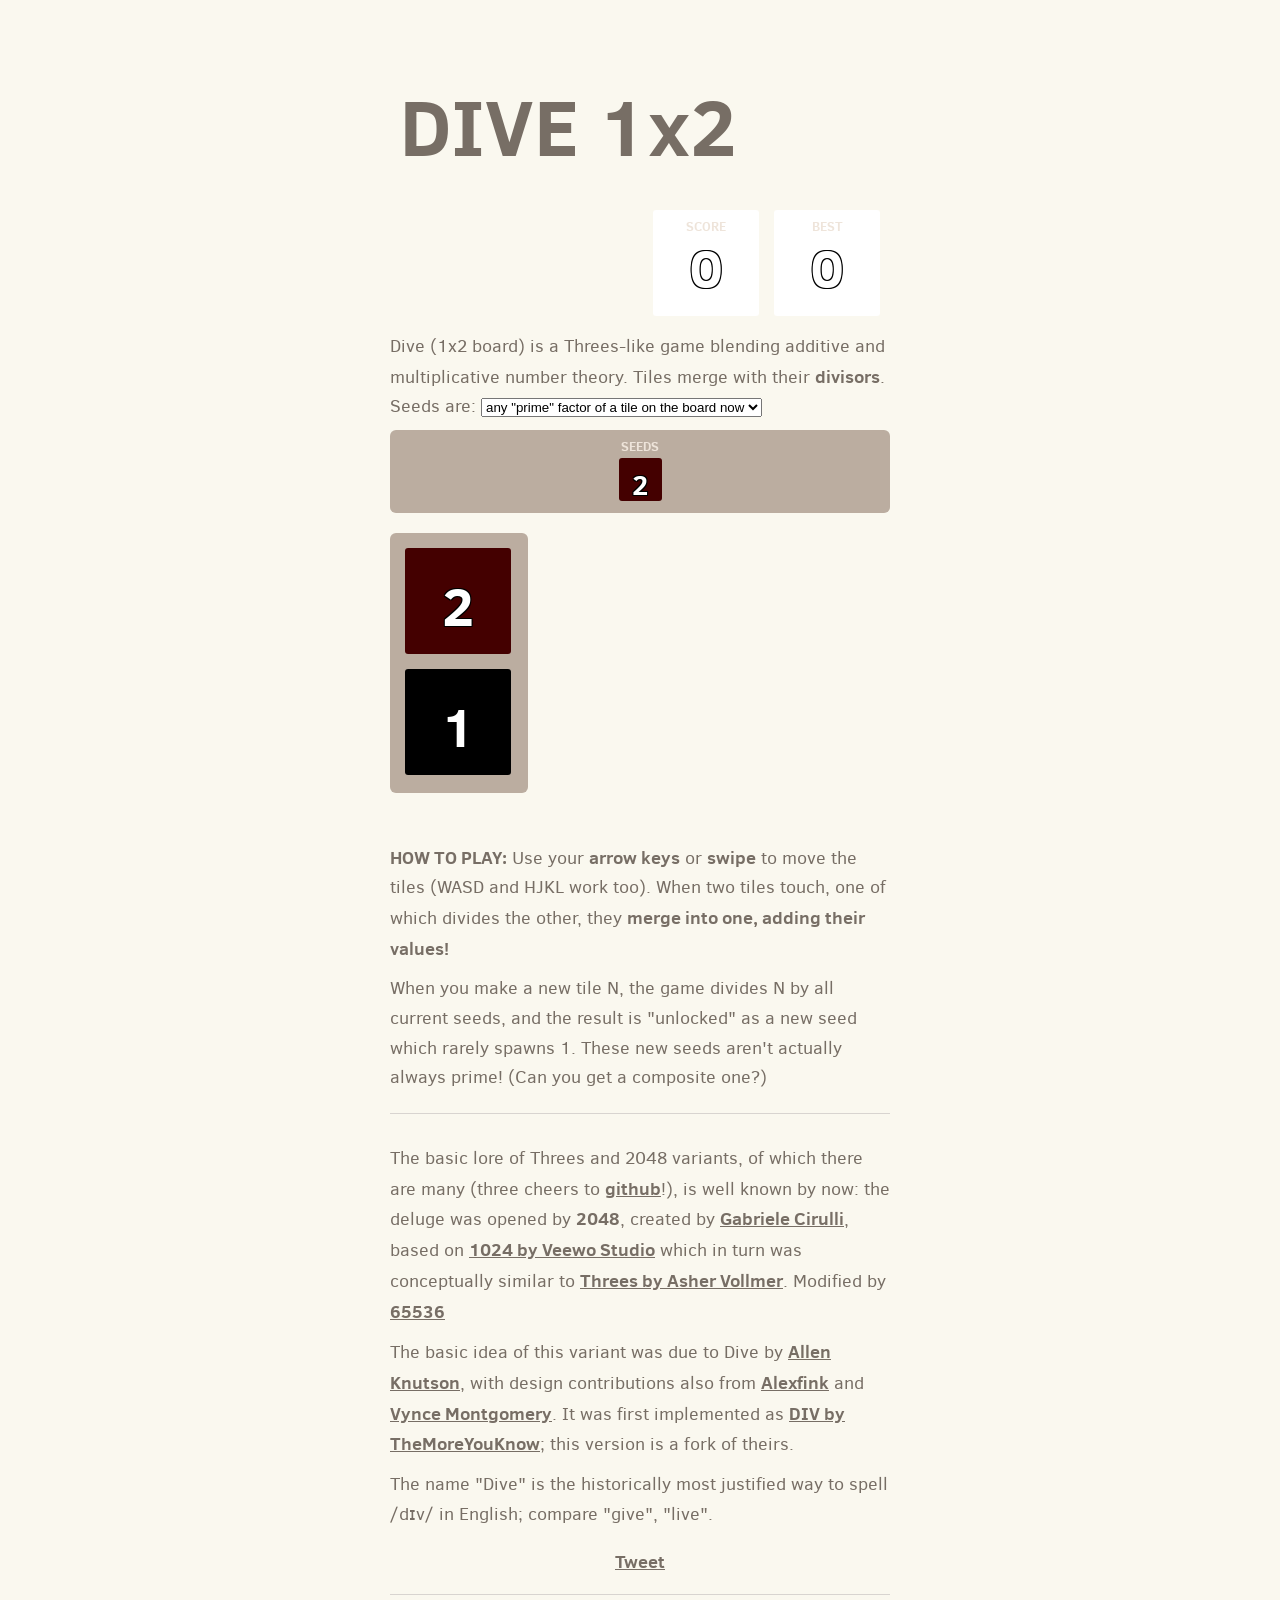
<file: dive-1x2/index.html>
<!DOCTYPE html>
<html>
<head>
  <meta charset="utf-8">
  <title>DIVE 1x2</title>

  <link href="style/main.css" rel="stylesheet" type="text/css">
  <link rel="shortcut icon" href="favicon.ico">
  <link rel="apple-touch-icon" href="meta/apple-touch-icon.png">
  <meta name="apple-mobile-web-app-capable" content="yes">

  <meta name="HandheldFriendly" content="True">
  <meta name="MobileOptimized" content="320">
  <meta name="viewport" content="width=device-width, target-densitydpi=160dpi, initial-scale=1.0, maximum-scale=1, user-scalable=no">
</head>
<body>
  <div class="container">
    <div class="heading">
      <h1 class="title">DIVE 1x2</h1>
      <div class="scores-container">
        <div class="score-container">0</div>
        <div class="best-container">0</div>
      </div>
    </div>
    <p class="game-intro">Dive (1x2 board) is a Threes-like game blending additive and multiplicative number theory.  
Tiles merge with their <strong>divisors</strong>.</p>
    <form method="post" name="gameModeForm" id="gameModeForm">
      <p class="game-intro">Seeds are: 
        <select id="gameModeSelect" name="gameModeSelect" onchange="changeGameMode()">
          <option value="0">
            2, 3, 5 and 7
          </option>
          <option value="1">
            any "prime" factor of a tile ever created
          </option>
          <option value="3" selected="selected">
            any "prime" factor of a tile on the board now
          </option>
        </select>
      </p>
    </form>
    <div class="currently-unlocked"></div>

    <div class="game-container">
      <div class="announcer"></div>
      <div class="game-message">
        <p></p>
        <div class="lower">
          <a class="retry-button">Try again</a>
        </div>
      </div>

      <div class="grid-container">
        <div class="grid-row">
          <div class="grid-cell"></div>
        </div>
        <div class="grid-row">
          <div class="grid-cell"></div>
        </div>
      </div>

      <div class="tile-container">

      </div>
    </div>

    <p class="game-explanation">
      <strong class="important">How to play:</strong> Use your <strong>arrow keys</strong> or <strong>swipe</strong> to move the tiles (WASD and HJKL work too).  When two tiles touch, one of which divides the other, they <strong>merge into one, adding their values!</strong>
    </p>
<p>
When you make a new tile N, the game divides N by all current seeds, and the result is "unlocked" as a new seed which rarely spawns 1.  These new seeds aren't actually always prime!  (Can you get a composite one?)
</p>
    <hr>
    <p>
The basic lore of Threes and 2048 variants, of which there are many (three cheers to <a href="https://github.com">github</a>!), is well known by now: the deluge was opened by <strong>2048</strong>, created by <a href="http://gabrielecirulli.com" target="_blank">Gabriele Cirulli</a>, based on <a href="https://itunes.apple.com/us/app/1024!/id823499224" target="_blank">1024 by Veewo Studio</a> which in turn was conceptually similar to <a href="http://asherv.com/threes/" target="_blank">Threes by Asher Vollmer</a>. Modified by <a href="http://github.com/true65536">65536</a>
    </p>
<p>The basic idea of this variant was due to Dive by 
<a href="https://www.google.com/+AllenKnutson">Allen Knutson</a>, 
with design contributions also from <a href="http://000024.org">Alexfink</a> and
<a href="https://plus.google.com/+VynceMontgomery">Vynce Montgomery</a>.
It was first implemented as 
<a href="http://themoreyouknow.github.io/div/">DIV by TheMoreYouKnow</a>; 
this version is a fork of theirs.
</p>
<p>The name "Dive" is 
the historically most justified way to spell /d&#x26a;v/ 
in English; compare "give", "live".</p>
<div class="sharing">
      <a href="https://twitter.com/share" class="twitter-share-button" data-text="Check out Dive, a Threes-like where you join numbers with their divisors! alexfink.github.io/dive" data-via="tmykgh">Tweet</a>
      <script>!function(d,s,id){var js,fjs=d.getElementsByTagName(s)[0],p=/^http:/.test(d.location)?'http':'https';if(!d.getElementById(id)){js=d.createElement(s);js.id=id;js.src=p+'://platform.twitter.com/widgets.js';fjs.parentNode.insertBefore(js,fjs);}}(document, 'script', 'twitter-wjs');</script>    
      <script type="text/javascript" src="https://apis.google.com/js/plusone.js"></script>
      <g:plusone></g:plusone>

    </div>
    <hr>
  </div>
<!--  <center>
    <script async src="//pagead2.googlesyndication.com/pagead/js/adsbygoogle.js"></script>
    <ins class="adsbygoogle"
      style="display:inline-block;width:728px;height:90px"
      data-ad-client="ca-pub-8993602011917340"
      data-ad-slot="3210731646"></ins>
    <script>(adsbygoogle = window.adsbygoogle || []).push({});</script>
  </center>-->

  <script src="js/animframe_polyfill.js"></script>
  <script src="js/keyboard_input_manager.js"></script>
  <script src="js/html_actuator.js"></script>
  <script src="js/grid.js"></script>
  <script src="js/tile.js"></script>
  <script src="js/local_score_manager.js"></script>
  <script src="js/game_manager.js"></script>
  <script src="js/application.js"></script>
</body>
</html>
</file>
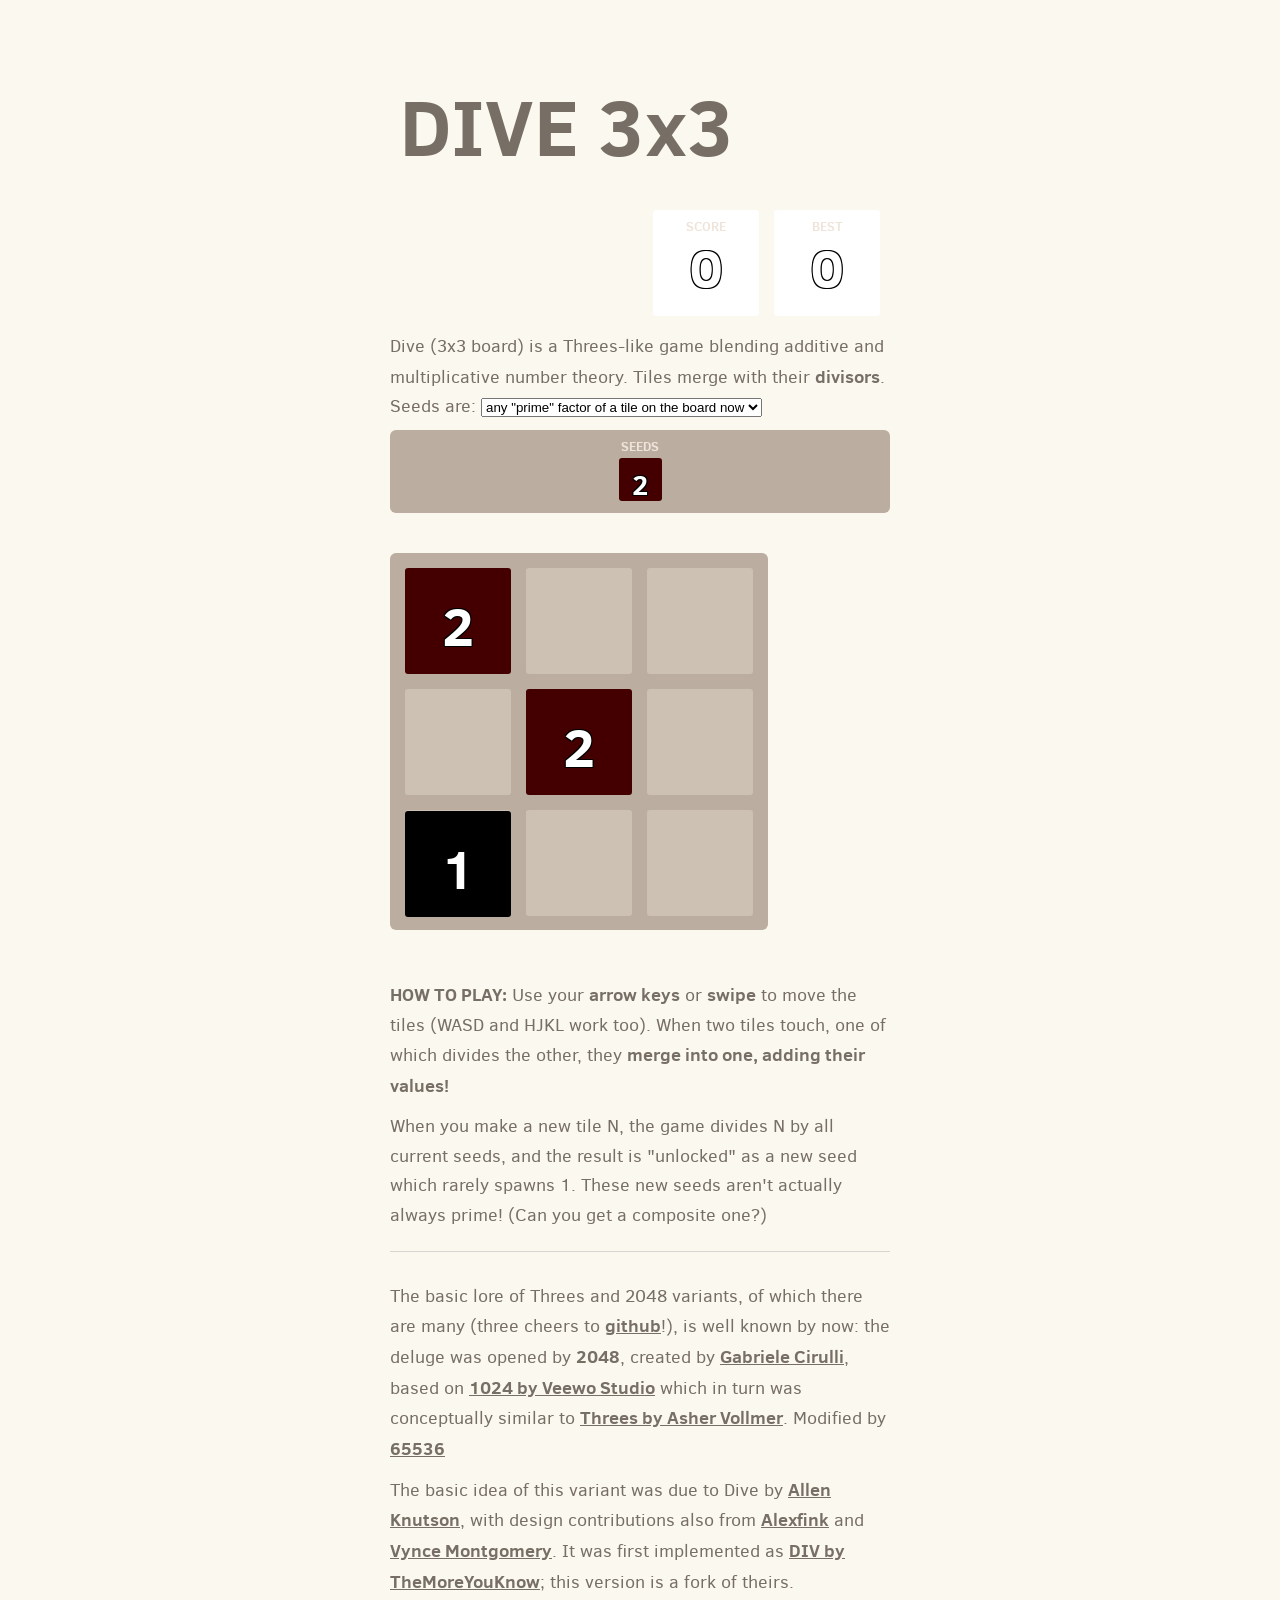
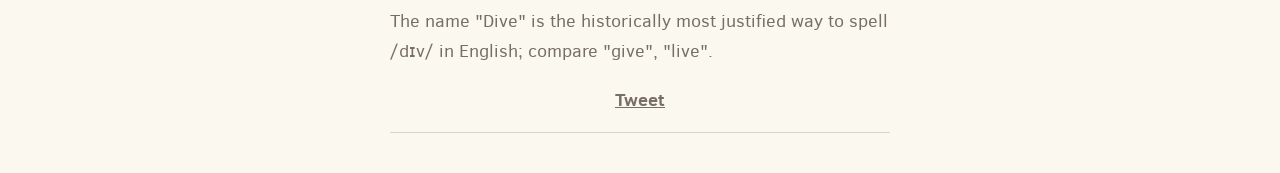
<file: dive/index.html>
<!DOCTYPE html>
<html>
<head>
  <meta charset="utf-8">
  <title>DIVE 3x3</title>

  <link href="style/main.css" rel="stylesheet" type="text/css">
  <link rel="shortcut icon" href="favicon.ico">
  <link rel="apple-touch-icon" href="meta/apple-touch-icon.png">
  <meta name="apple-mobile-web-app-capable" content="yes">

  <meta name="HandheldFriendly" content="True">
  <meta name="MobileOptimized" content="320">
  <meta name="viewport" content="width=device-width, target-densitydpi=160dpi, initial-scale=1.0, maximum-scale=1, user-scalable=no">
</head>
<body>
  <div class="container">
    <div class="heading">
      <h1 class="title">DIVE 3x3</h1>
      <div class="scores-container">
        <div class="score-container">0</div>
        <div class="best-container">0</div>
      </div>
    </div>
    <p class="game-intro">Dive (3x3 board) is a Threes-like game blending additive and multiplicative number theory.  
Tiles merge with their <strong>divisors</strong>.</p>
    <form method="post" name="gameModeForm" id="gameModeForm">
      <p class="game-intro">Seeds are: 
        <select id="gameModeSelect" name="gameModeSelect" onchange="changeGameMode()">
          <option value="0">
            2, 3, 5 and 7
          </option>
          <option value="1">
            any "prime" factor of a tile ever created
          </option>
          <option value="3" selected="selected">
            any "prime" factor of a tile on the board now
          </option>
        </select>
      </p>
    </form>
    <div class="currently-unlocked"></div>

    <div class="game-container">
      <div class="announcer"></div>
      <div class="game-message">
        <p></p>
        <div class="lower">
          <a class="retry-button">Try again</a>
        </div>
      </div>

      <div class="grid-container">
        <div class="grid-row">
          <div class="grid-cell"></div>
          <div class="grid-cell"></div>
          <div class="grid-cell"></div>
        </div>
        <div class="grid-row">
          <div class="grid-cell"></div>
          <div class="grid-cell"></div>
          <div class="grid-cell"></div>
        </div>
        <div class="grid-row">
          <div class="grid-cell"></div>
          <div class="grid-cell"></div>
          <div class="grid-cell"></div>
        </div>
      </div>

      <div class="tile-container">

      </div>
    </div>

    <p class="game-explanation">
      <strong class="important">How to play:</strong> Use your <strong>arrow keys</strong> or <strong>swipe</strong> to move the tiles (WASD and HJKL work too).  When two tiles touch, one of which divides the other, they <strong>merge into one, adding their values!</strong>
    </p>
<p>
When you make a new tile N, the game divides N by all current seeds, and the result is "unlocked" as a new seed which rarely spawns 1.  These new seeds aren't actually always prime!  (Can you get a composite one?)
</p>
    <hr>
    <p>
The basic lore of Threes and 2048 variants, of which there are many (three cheers to <a href="https://github.com">github</a>!), is well known by now: the deluge was opened by <strong>2048</strong>, created by <a href="http://gabrielecirulli.com" target="_blank">Gabriele Cirulli</a>, based on <a href="https://itunes.apple.com/us/app/1024!/id823499224" target="_blank">1024 by Veewo Studio</a> which in turn was conceptually similar to <a href="http://asherv.com/threes/" target="_blank">Threes by Asher Vollmer</a>. Modified by <a href="http://github.com/true65536">65536</a>
    </p>
<p>The basic idea of this variant was due to Dive by 
<a href="https://www.google.com/+AllenKnutson">Allen Knutson</a>, 
with design contributions also from <a href="http://000024.org">Alexfink</a> and
<a href="https://plus.google.com/+VynceMontgomery">Vynce Montgomery</a>.
It was first implemented as 
<a href="http://themoreyouknow.github.io/div/">DIV by TheMoreYouKnow</a>; 
this version is a fork of theirs.
</p>
<p>The name "Dive" is 
the historically most justified way to spell /d&#x26a;v/ 
in English; compare "give", "live".</p>
<div class="sharing">
      <a href="https://twitter.com/share" class="twitter-share-button" data-text="Check out Dive, a Threes-like where you join numbers with their divisors! alexfink.github.io/dive" data-via="tmykgh">Tweet</a>
      <script>!function(d,s,id){var js,fjs=d.getElementsByTagName(s)[0],p=/^http:/.test(d.location)?'http':'https';if(!d.getElementById(id)){js=d.createElement(s);js.id=id;js.src=p+'://platform.twitter.com/widgets.js';fjs.parentNode.insertBefore(js,fjs);}}(document, 'script', 'twitter-wjs');</script>    
      <script type="text/javascript" src="https://apis.google.com/js/plusone.js"></script>
      <g:plusone></g:plusone>

    </div>
    <hr>
  </div>
<!--  <center>
    <script async src="//pagead2.googlesyndication.com/pagead/js/adsbygoogle.js"></script>
    <ins class="adsbygoogle"
      style="display:inline-block;width:728px;height:90px"
      data-ad-client="ca-pub-8993602011917340"
      data-ad-slot="3210731646"></ins>
    <script>(adsbygoogle = window.adsbygoogle || []).push({});</script>
  </center>-->

  <script src="js/animframe_polyfill.js"></script>
  <script src="js/keyboard_input_manager.js"></script>
  <script src="js/html_actuator.js"></script>
  <script src="js/grid.js"></script>
  <script src="js/tile.js"></script>
  <script src="js/local_score_manager.js"></script>
  <script src="js/game_manager.js"></script>
  <script src="js/application.js"></script>
</body>
</html>
</file>
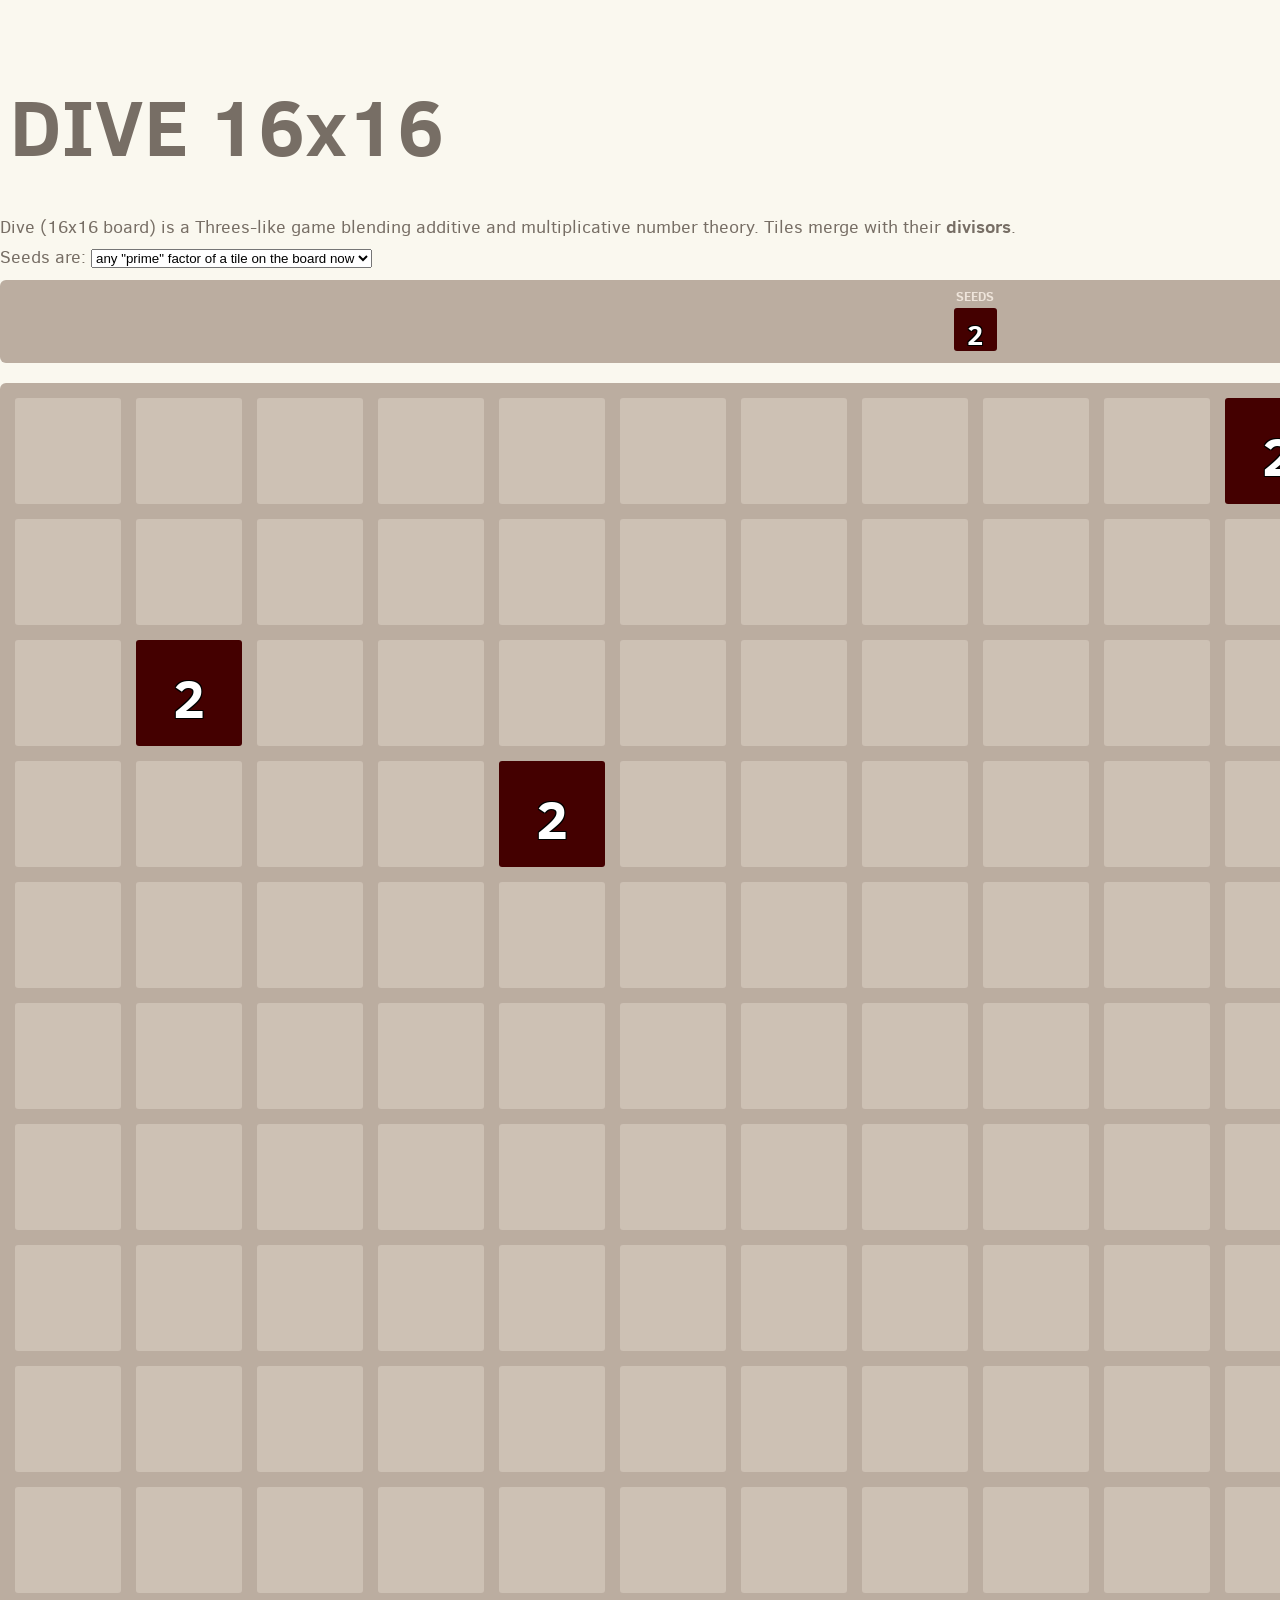
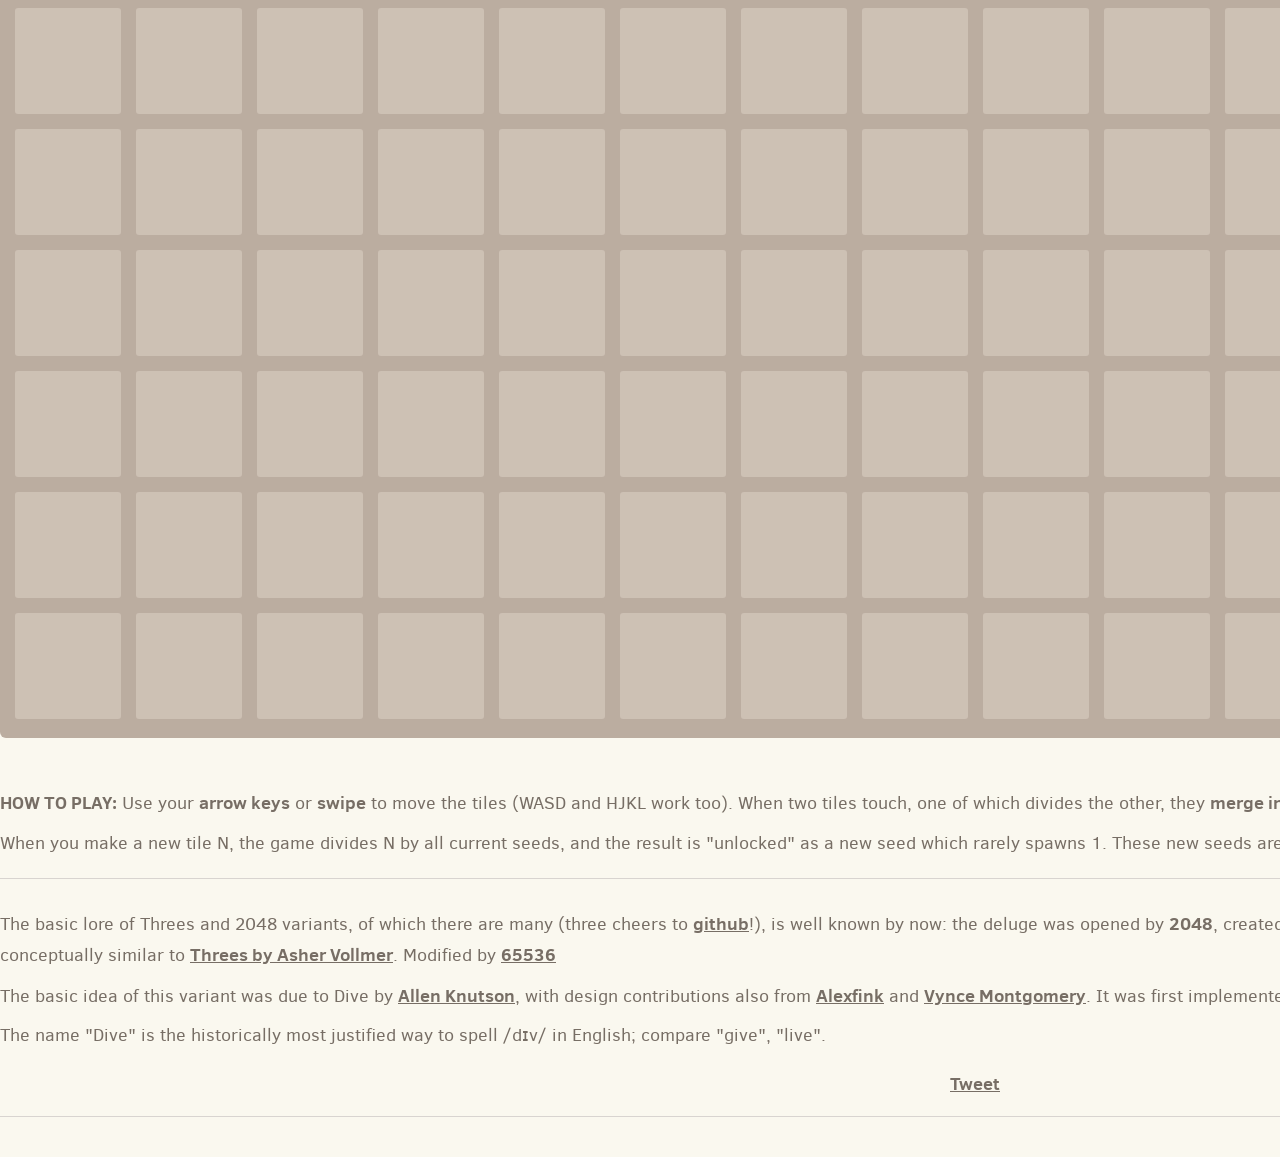
<file: dive16/index.html>
<!DOCTYPE html>
<html>
<head>
  <meta charset="utf-8">
  <title>DIVE 16x16</title>

  <link href="style/main.css" rel="stylesheet" type="text/css">
  <link rel="shortcut icon" href="favicon.ico">
  <link rel="apple-touch-icon" href="meta/apple-touch-icon.png">
  <meta name="apple-mobile-web-app-capable" content="yes">

  <meta name="HandheldFriendly" content="True">
  <meta name="MobileOptimized" content="320">
  <meta name="viewport" content="width=device-width, target-densitydpi=160dpi, initial-scale=1.0, maximum-scale=1, user-scalable=no">
</head>
<body>
  <div class="container">
    <div class="heading">
      <h1 class="title">DIVE 16x16</h1>
      <div class="scores-container">
        <div class="score-container">0</div>
        <div class="best-container">0</div>
      </div>
    </div>
    <p class="game-intro">Dive (16x16 board) is a Threes-like game blending additive and multiplicative number theory.  
Tiles merge with their <strong>divisors</strong>.</p>
    <form method="post" name="gameModeForm" id="gameModeForm">
      <p class="game-intro">Seeds are: 
        <select id="gameModeSelect" name="gameModeSelect" onchange="changeGameMode()">
          <option value="0">
            2, 3, 5 and 7
          </option>
          <option value="1">
            any "prime" factor of a tile ever created
          </option>
          <option value="3" selected="selected">
            any "prime" factor of a tile on the board now
          </option>
        </select>
      </p>
    </form>
    <div class="currently-unlocked"></div>

    <div class="game-container">
      <div class="announcer"></div>
      <div class="game-message">
        <p></p>
        <div class="lower">
          <a class="retry-button">Try again</a>
        </div>
      </div>

      <div class="grid-container">
        <div class="grid-row">
          <div class="grid-cell"></div>
          <div class="grid-cell"></div>
          <div class="grid-cell"></div>
          <div class="grid-cell"></div>
          <div class="grid-cell"></div>
          <div class="grid-cell"></div>
          <div class="grid-cell"></div>
          <div class="grid-cell"></div>
          <div class="grid-cell"></div>
          <div class="grid-cell"></div>
          <div class="grid-cell"></div>
          <div class="grid-cell"></div>
          <div class="grid-cell"></div>
          <div class="grid-cell"></div>
          <div class="grid-cell"></div>
          <div class="grid-cell"></div>
        </div>
        <div class="grid-row">
          <div class="grid-cell"></div>
          <div class="grid-cell"></div>
          <div class="grid-cell"></div>
          <div class="grid-cell"></div>
          <div class="grid-cell"></div>
          <div class="grid-cell"></div>
          <div class="grid-cell"></div>
          <div class="grid-cell"></div>
          <div class="grid-cell"></div>
          <div class="grid-cell"></div>
          <div class="grid-cell"></div>
          <div class="grid-cell"></div>
          <div class="grid-cell"></div>
          <div class="grid-cell"></div>
          <div class="grid-cell"></div>
          <div class="grid-cell"></div>
        </div>
        <div class="grid-row">
          <div class="grid-cell"></div>
          <div class="grid-cell"></div>
          <div class="grid-cell"></div>
          <div class="grid-cell"></div>
          <div class="grid-cell"></div>
          <div class="grid-cell"></div>
          <div class="grid-cell"></div>
          <div class="grid-cell"></div>
          <div class="grid-cell"></div>
          <div class="grid-cell"></div>
          <div class="grid-cell"></div>
          <div class="grid-cell"></div>
          <div class="grid-cell"></div>
          <div class="grid-cell"></div>
          <div class="grid-cell"></div>
          <div class="grid-cell"></div>
        </div>
        <div class="grid-row">
          <div class="grid-cell"></div>
          <div class="grid-cell"></div>
          <div class="grid-cell"></div>
          <div class="grid-cell"></div>
          <div class="grid-cell"></div>
          <div class="grid-cell"></div>
          <div class="grid-cell"></div>
          <div class="grid-cell"></div>
          <div class="grid-cell"></div>
          <div class="grid-cell"></div>
          <div class="grid-cell"></div>
          <div class="grid-cell"></div>
          <div class="grid-cell"></div>
          <div class="grid-cell"></div>
          <div class="grid-cell"></div>
          <div class="grid-cell"></div>
        </div>
        <div class="grid-row">
          <div class="grid-cell"></div>
          <div class="grid-cell"></div>
          <div class="grid-cell"></div>
          <div class="grid-cell"></div>
          <div class="grid-cell"></div>
          <div class="grid-cell"></div>
          <div class="grid-cell"></div>
          <div class="grid-cell"></div>
          <div class="grid-cell"></div>
          <div class="grid-cell"></div>
          <div class="grid-cell"></div>
          <div class="grid-cell"></div>
          <div class="grid-cell"></div>
          <div class="grid-cell"></div>
          <div class="grid-cell"></div>
          <div class="grid-cell"></div>
        </div>
        <div class="grid-row">
          <div class="grid-cell"></div>
          <div class="grid-cell"></div>
          <div class="grid-cell"></div>
          <div class="grid-cell"></div>
          <div class="grid-cell"></div>
          <div class="grid-cell"></div>
          <div class="grid-cell"></div>
          <div class="grid-cell"></div>
          <div class="grid-cell"></div>
          <div class="grid-cell"></div>
          <div class="grid-cell"></div>
          <div class="grid-cell"></div>
          <div class="grid-cell"></div>
          <div class="grid-cell"></div>
          <div class="grid-cell"></div>
          <div class="grid-cell"></div>
        </div>
        <div class="grid-row">
          <div class="grid-cell"></div>
          <div class="grid-cell"></div>
          <div class="grid-cell"></div>
          <div class="grid-cell"></div>
          <div class="grid-cell"></div>
          <div class="grid-cell"></div>
          <div class="grid-cell"></div>
          <div class="grid-cell"></div>
          <div class="grid-cell"></div>
          <div class="grid-cell"></div>
          <div class="grid-cell"></div>
          <div class="grid-cell"></div>
          <div class="grid-cell"></div>
          <div class="grid-cell"></div>
          <div class="grid-cell"></div>
          <div class="grid-cell"></div>
        </div>
        <div class="grid-row">
          <div class="grid-cell"></div>
          <div class="grid-cell"></div>
          <div class="grid-cell"></div>
          <div class="grid-cell"></div>
          <div class="grid-cell"></div>
          <div class="grid-cell"></div>
          <div class="grid-cell"></div>
          <div class="grid-cell"></div>
          <div class="grid-cell"></div>
          <div class="grid-cell"></div>
          <div class="grid-cell"></div>
          <div class="grid-cell"></div>
          <div class="grid-cell"></div>
          <div class="grid-cell"></div>
          <div class="grid-cell"></div>
          <div class="grid-cell"></div>
        </div>
        <div class="grid-row">
          <div class="grid-cell"></div>
          <div class="grid-cell"></div>
          <div class="grid-cell"></div>
          <div class="grid-cell"></div>
          <div class="grid-cell"></div>
          <div class="grid-cell"></div>
          <div class="grid-cell"></div>
          <div class="grid-cell"></div>
          <div class="grid-cell"></div>
          <div class="grid-cell"></div>
          <div class="grid-cell"></div>
          <div class="grid-cell"></div>
          <div class="grid-cell"></div>
          <div class="grid-cell"></div>
          <div class="grid-cell"></div>
          <div class="grid-cell"></div>
        </div>
        <div class="grid-row">
          <div class="grid-cell"></div>
          <div class="grid-cell"></div>
          <div class="grid-cell"></div>
          <div class="grid-cell"></div>
          <div class="grid-cell"></div>
          <div class="grid-cell"></div>
          <div class="grid-cell"></div>
          <div class="grid-cell"></div>
          <div class="grid-cell"></div>
          <div class="grid-cell"></div>
          <div class="grid-cell"></div>
          <div class="grid-cell"></div>
          <div class="grid-cell"></div>
          <div class="grid-cell"></div>
          <div class="grid-cell"></div>
          <div class="grid-cell"></div>
        </div>
        <div class="grid-row">
          <div class="grid-cell"></div>
          <div class="grid-cell"></div>
          <div class="grid-cell"></div>
          <div class="grid-cell"></div>
          <div class="grid-cell"></div>
          <div class="grid-cell"></div>
          <div class="grid-cell"></div>
          <div class="grid-cell"></div>
          <div class="grid-cell"></div>
          <div class="grid-cell"></div>
          <div class="grid-cell"></div>
          <div class="grid-cell"></div>
          <div class="grid-cell"></div>
          <div class="grid-cell"></div>
          <div class="grid-cell"></div>
          <div class="grid-cell"></div>
        </div>
        <div class="grid-row">
          <div class="grid-cell"></div>
          <div class="grid-cell"></div>
          <div class="grid-cell"></div>
          <div class="grid-cell"></div>
          <div class="grid-cell"></div>
          <div class="grid-cell"></div>
          <div class="grid-cell"></div>
          <div class="grid-cell"></div>
          <div class="grid-cell"></div>
          <div class="grid-cell"></div>
          <div class="grid-cell"></div>
          <div class="grid-cell"></div>
          <div class="grid-cell"></div>
          <div class="grid-cell"></div>
          <div class="grid-cell"></div>
          <div class="grid-cell"></div>
        </div>
        <div class="grid-row">
          <div class="grid-cell"></div>
          <div class="grid-cell"></div>
          <div class="grid-cell"></div>
          <div class="grid-cell"></div>
          <div class="grid-cell"></div>
          <div class="grid-cell"></div>
          <div class="grid-cell"></div>
          <div class="grid-cell"></div>
          <div class="grid-cell"></div>
          <div class="grid-cell"></div>
          <div class="grid-cell"></div>
          <div class="grid-cell"></div>
          <div class="grid-cell"></div>
          <div class="grid-cell"></div>
          <div class="grid-cell"></div>
          <div class="grid-cell"></div>
        </div>
        <div class="grid-row">
          <div class="grid-cell"></div>
          <div class="grid-cell"></div>
          <div class="grid-cell"></div>
          <div class="grid-cell"></div>
          <div class="grid-cell"></div>
          <div class="grid-cell"></div>
          <div class="grid-cell"></div>
          <div class="grid-cell"></div>
          <div class="grid-cell"></div>
          <div class="grid-cell"></div>
          <div class="grid-cell"></div>
          <div class="grid-cell"></div>
          <div class="grid-cell"></div>
          <div class="grid-cell"></div>
          <div class="grid-cell"></div>
          <div class="grid-cell"></div>
        </div>
        <div class="grid-row">
          <div class="grid-cell"></div>
          <div class="grid-cell"></div>
          <div class="grid-cell"></div>
          <div class="grid-cell"></div>
          <div class="grid-cell"></div>
          <div class="grid-cell"></div>
          <div class="grid-cell"></div>
          <div class="grid-cell"></div>
          <div class="grid-cell"></div>
          <div class="grid-cell"></div>
          <div class="grid-cell"></div>
          <div class="grid-cell"></div>
          <div class="grid-cell"></div>
          <div class="grid-cell"></div>
          <div class="grid-cell"></div>
          <div class="grid-cell"></div>
        </div>
        <div class="grid-row">
          <div class="grid-cell"></div>
          <div class="grid-cell"></div>
          <div class="grid-cell"></div>
          <div class="grid-cell"></div>
          <div class="grid-cell"></div>
          <div class="grid-cell"></div>
          <div class="grid-cell"></div>
          <div class="grid-cell"></div>
          <div class="grid-cell"></div>
          <div class="grid-cell"></div>
          <div class="grid-cell"></div>
          <div class="grid-cell"></div>
          <div class="grid-cell"></div>
          <div class="grid-cell"></div>
          <div class="grid-cell"></div>
          <div class="grid-cell"></div>
        </div>
      </div>

      <div class="tile-container">

      </div>
    </div>

    <p class="game-explanation">
      <strong class="important">How to play:</strong> Use your <strong>arrow keys</strong> or <strong>swipe</strong> to move the tiles (WASD and HJKL work too).  When two tiles touch, one of which divides the other, they <strong>merge into one, adding their values!</strong>
    </p>
<p>
When you make a new tile N, the game divides N by all current seeds, and the result is "unlocked" as a new seed which rarely spawns 1.  These new seeds aren't actually always prime!  (Can you get a composite one?)
</p>
    <hr>
    <p>
The basic lore of Threes and 2048 variants, of which there are many (three cheers to <a href="https://github.com">github</a>!), is well known by now: the deluge was opened by <strong>2048</strong>, created by <a href="http://gabrielecirulli.com" target="_blank">Gabriele Cirulli</a>, based on <a href="https://itunes.apple.com/us/app/1024!/id823499224" target="_blank">1024 by Veewo Studio</a> which in turn was conceptually similar to <a href="http://asherv.com/threes/" target="_blank">Threes by Asher Vollmer</a>. Modified by <a href="http://github.com/true65536">65536</a>
    </p>
<p>The basic idea of this variant was due to Dive by 
<a href="https://www.google.com/+AllenKnutson">Allen Knutson</a>, 
with design contributions also from <a href="http://000024.org">Alexfink</a> and
<a href="https://plus.google.com/+VynceMontgomery">Vynce Montgomery</a>.
It was first implemented as 
<a href="http://themoreyouknow.github.io/div/">DIV by TheMoreYouKnow</a>; 
this version is a fork of theirs.
</p>
<p>The name "Dive" is 
the historically most justified way to spell /d&#x26a;v/ 
in English; compare "give", "live".</p>
<div class="sharing">
      <a href="https://twitter.com/share" class="twitter-share-button" data-text="Check out Dive, a Threes-like where you join numbers with their divisors! alexfink.github.io/dive" data-via="tmykgh">Tweet</a>
      <script>!function(d,s,id){var js,fjs=d.getElementsByTagName(s)[0],p=/^http:/.test(d.location)?'http':'https';if(!d.getElementById(id)){js=d.createElement(s);js.id=id;js.src=p+'://platform.twitter.com/widgets.js';fjs.parentNode.insertBefore(js,fjs);}}(document, 'script', 'twitter-wjs');</script>    
      <script type="text/javascript" src="https://apis.google.com/js/plusone.js"></script>
      <g:plusone></g:plusone>

    </div>
    <hr>
  </div>
<!--  <center>
    <script async src="//pagead2.googlesyndication.com/pagead/js/adsbygoogle.js"></script>
    <ins class="adsbygoogle"
      style="display:inline-block;width:728px;height:90px"
      data-ad-client="ca-pub-8993602011917340"
      data-ad-slot="3210731646"></ins>
    <script>(adsbygoogle = window.adsbygoogle || []).push({});</script>
  </center>-->

  <script src="js/animframe_polyfill.js"></script>
  <script src="js/keyboard_input_manager.js"></script>
  <script src="js/html_actuator.js"></script>
  <script src="js/grid.js"></script>
  <script src="js/tile.js"></script>
  <script src="js/local_score_manager.js"></script>
  <script src="js/game_manager.js"></script>
  <script src="js/application.js"></script>
</body>
</html>
</file>
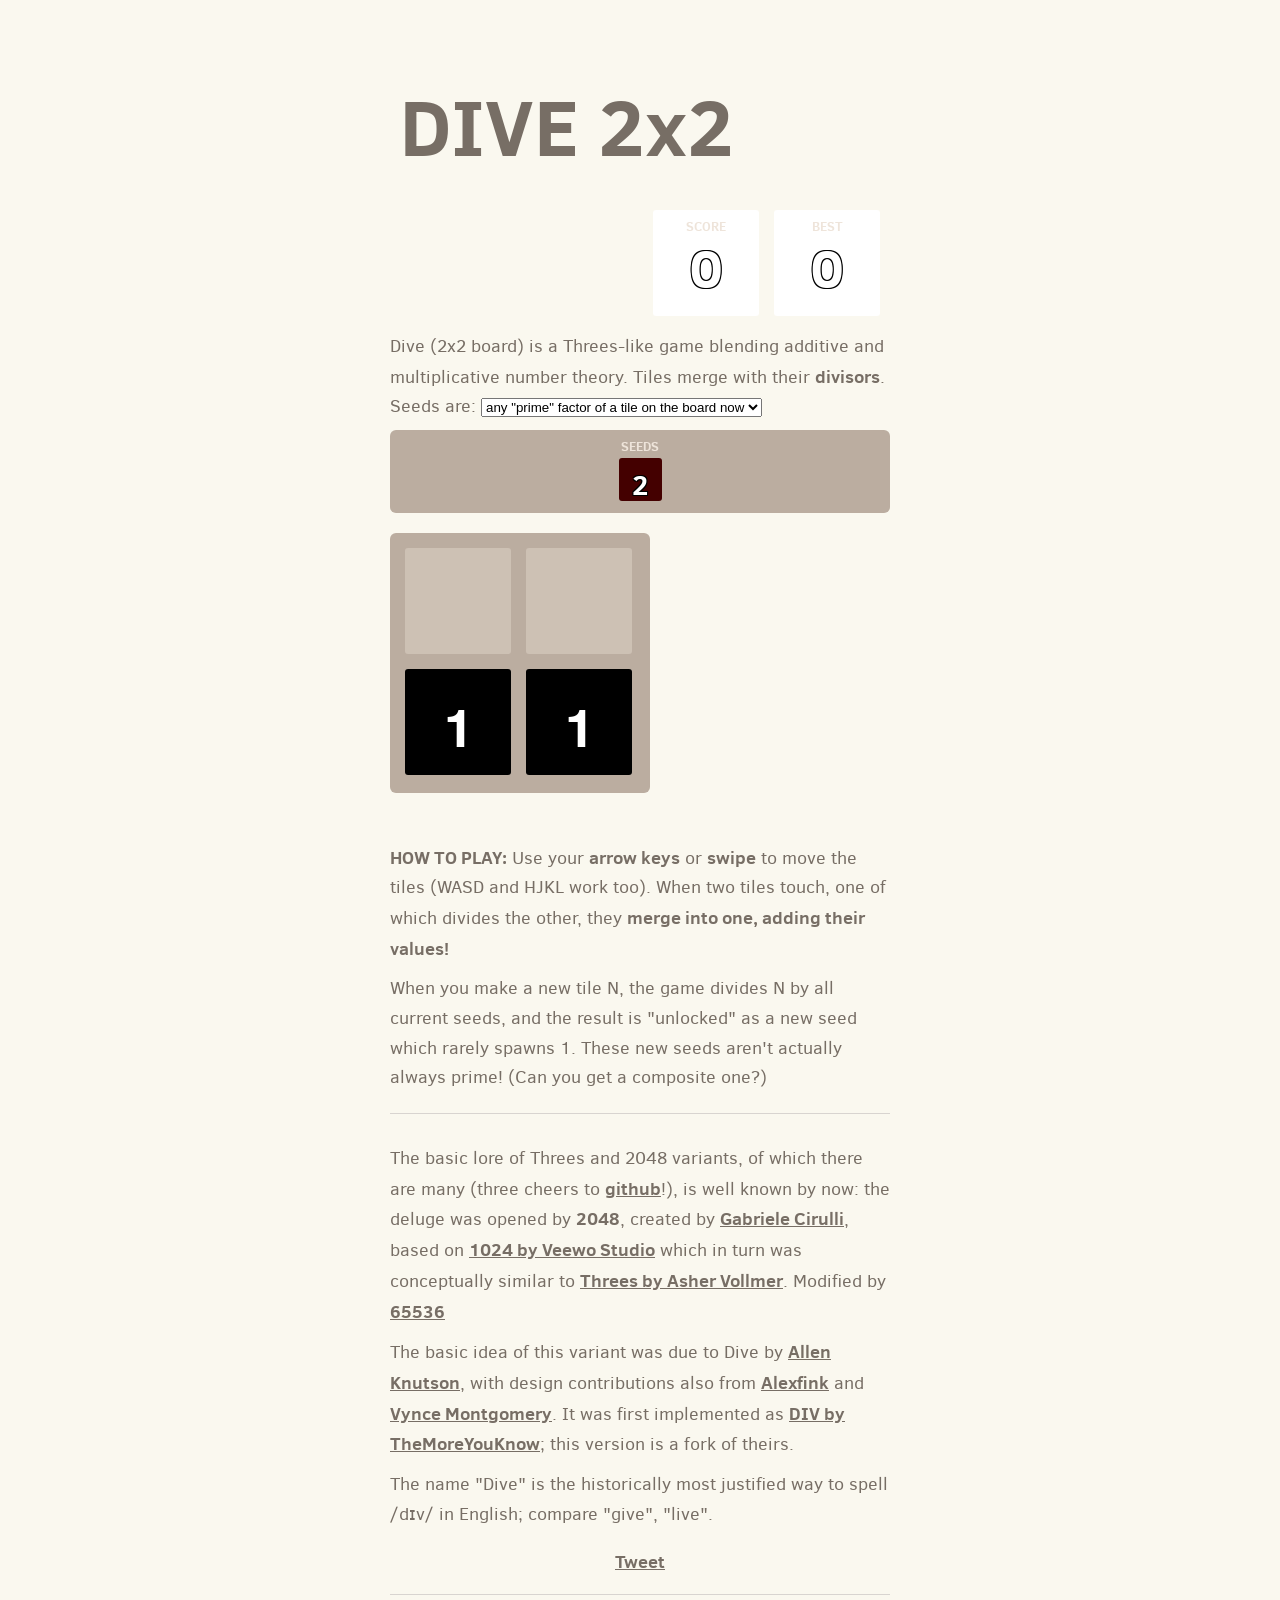
<file: dive2/index.html>
<!DOCTYPE html>
<html>
<head>
  <meta charset="utf-8">
  <title>DIVE 2x2</title>

  <link href="style/main.css" rel="stylesheet" type="text/css">
  <link rel="shortcut icon" href="favicon.ico">
  <link rel="apple-touch-icon" href="meta/apple-touch-icon.png">
  <meta name="apple-mobile-web-app-capable" content="yes">

  <meta name="HandheldFriendly" content="True">
  <meta name="MobileOptimized" content="320">
  <meta name="viewport" content="width=device-width, target-densitydpi=160dpi, initial-scale=1.0, maximum-scale=1, user-scalable=no">
</head>
<body>
  <div class="container">
    <div class="heading">
      <h1 class="title">DIVE 2x2</h1>
      <div class="scores-container">
        <div class="score-container">0</div>
        <div class="best-container">0</div>
      </div>
    </div>
    <p class="game-intro">Dive (2x2 board) is a Threes-like game blending additive and multiplicative number theory.  
Tiles merge with their <strong>divisors</strong>.</p>
    <form method="post" name="gameModeForm" id="gameModeForm">
      <p class="game-intro">Seeds are: 
        <select id="gameModeSelect" name="gameModeSelect" onchange="changeGameMode()">
          <option value="0">
            2, 3, 5 and 7
          </option>
          <option value="1">
            any "prime" factor of a tile ever created
          </option>
          <option value="3" selected="selected">
            any "prime" factor of a tile on the board now
          </option>
        </select>
      </p>
    </form>
    <div class="currently-unlocked"></div>

    <div class="game-container">
      <div class="announcer"></div>
      <div class="game-message">
        <p></p>
        <div class="lower">
          <a class="retry-button">Try again</a>
        </div>
      </div>

      <div class="grid-container">
        <div class="grid-row">
          <div class="grid-cell"></div>
          <div class="grid-cell"></div>
        </div>
        <div class="grid-row">
          <div class="grid-cell"></div>
          <div class="grid-cell"></div>
        </div>
      </div>

      <div class="tile-container">

      </div>
    </div>

    <p class="game-explanation">
      <strong class="important">How to play:</strong> Use your <strong>arrow keys</strong> or <strong>swipe</strong> to move the tiles (WASD and HJKL work too).  When two tiles touch, one of which divides the other, they <strong>merge into one, adding their values!</strong>
    </p>
<p>
When you make a new tile N, the game divides N by all current seeds, and the result is "unlocked" as a new seed which rarely spawns 1.  These new seeds aren't actually always prime!  (Can you get a composite one?)
</p>
    <hr>
    <p>
The basic lore of Threes and 2048 variants, of which there are many (three cheers to <a href="https://github.com">github</a>!), is well known by now: the deluge was opened by <strong>2048</strong>, created by <a href="http://gabrielecirulli.com" target="_blank">Gabriele Cirulli</a>, based on <a href="https://itunes.apple.com/us/app/1024!/id823499224" target="_blank">1024 by Veewo Studio</a> which in turn was conceptually similar to <a href="http://asherv.com/threes/" target="_blank">Threes by Asher Vollmer</a>. Modified by <a href="http://github.com/true65536">65536</a>
    </p>
<p>The basic idea of this variant was due to Dive by 
<a href="https://www.google.com/+AllenKnutson">Allen Knutson</a>, 
with design contributions also from <a href="http://000024.org">Alexfink</a> and
<a href="https://plus.google.com/+VynceMontgomery">Vynce Montgomery</a>.
It was first implemented as 
<a href="http://themoreyouknow.github.io/div/">DIV by TheMoreYouKnow</a>; 
this version is a fork of theirs.
</p>
<p>The name "Dive" is 
the historically most justified way to spell /d&#x26a;v/ 
in English; compare "give", "live".</p>
<div class="sharing">
      <a href="https://twitter.com/share" class="twitter-share-button" data-text="Check out Dive, a Threes-like where you join numbers with their divisors! alexfink.github.io/dive" data-via="tmykgh">Tweet</a>
      <script>!function(d,s,id){var js,fjs=d.getElementsByTagName(s)[0],p=/^http:/.test(d.location)?'http':'https';if(!d.getElementById(id)){js=d.createElement(s);js.id=id;js.src=p+'://platform.twitter.com/widgets.js';fjs.parentNode.insertBefore(js,fjs);}}(document, 'script', 'twitter-wjs');</script>    
      <script type="text/javascript" src="https://apis.google.com/js/plusone.js"></script>
      <g:plusone></g:plusone>

    </div>
    <hr>
  </div>
<!--  <center>
    <script async src="//pagead2.googlesyndication.com/pagead/js/adsbygoogle.js"></script>
    <ins class="adsbygoogle"
      style="display:inline-block;width:728px;height:90px"
      data-ad-client="ca-pub-8993602011917340"
      data-ad-slot="3210731646"></ins>
    <script>(adsbygoogle = window.adsbygoogle || []).push({});</script>
  </center>-->

  <script src="js/animframe_polyfill.js"></script>
  <script src="js/keyboard_input_manager.js"></script>
  <script src="js/html_actuator.js"></script>
  <script src="js/grid.js"></script>
  <script src="js/tile.js"></script>
  <script src="js/local_score_manager.js"></script>
  <script src="js/game_manager.js"></script>
  <script src="js/application.js"></script>
</body>
</html>
</file>
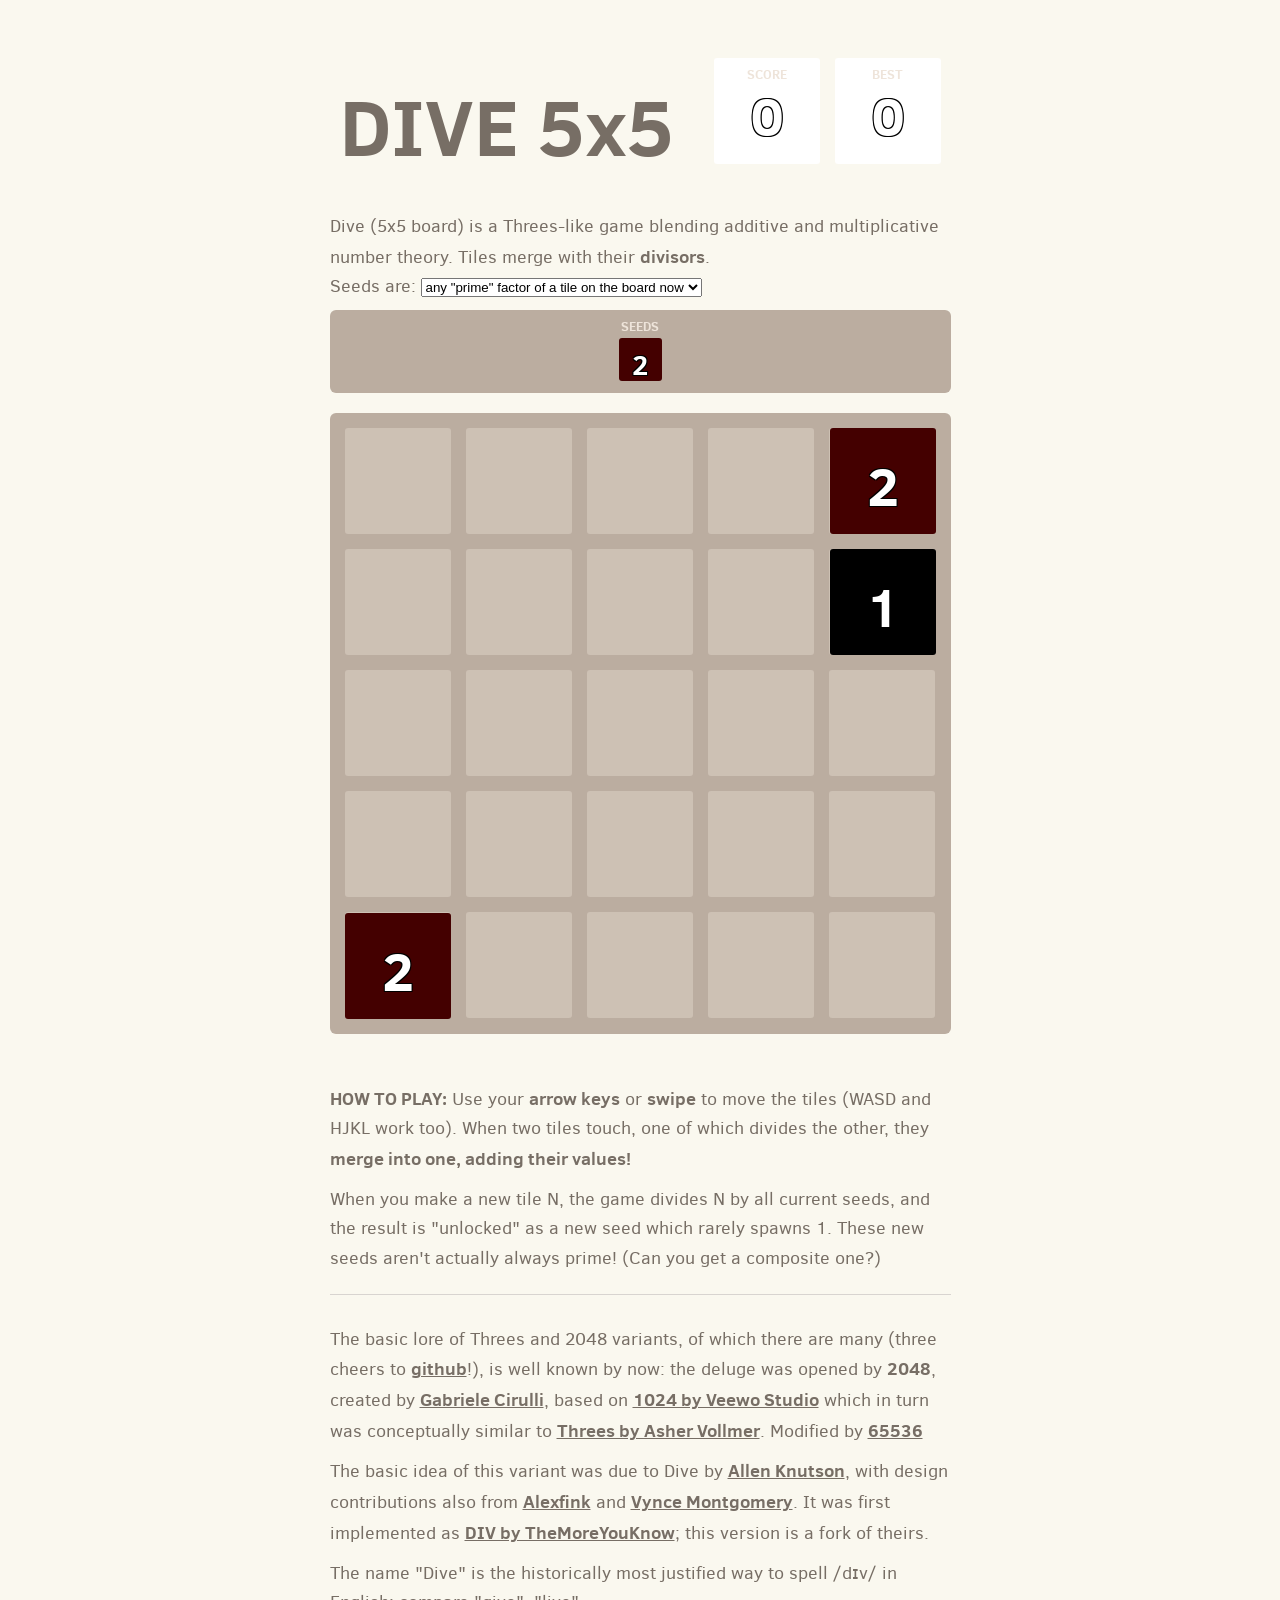
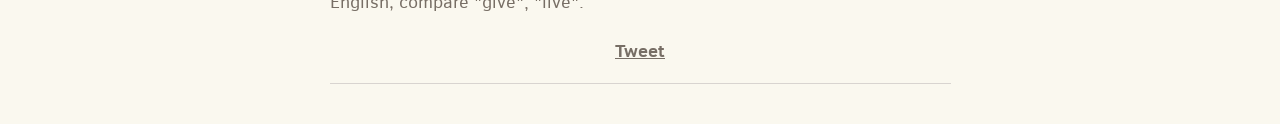
<file: dive5/index.html>
<!DOCTYPE html>
<html>
<head>
  <meta charset="utf-8">
  <title>DIVE 5x5</title>

  <link href="style/main.css" rel="stylesheet" type="text/css">
  <link rel="shortcut icon" href="favicon.ico">
  <link rel="apple-touch-icon" href="meta/apple-touch-icon.png">
  <meta name="apple-mobile-web-app-capable" content="yes">

  <meta name="HandheldFriendly" content="True">
  <meta name="MobileOptimized" content="320">
  <meta name="viewport" content="width=device-width, target-densitydpi=160dpi, initial-scale=1.0, maximum-scale=1, user-scalable=no">
</head>
<body>
  <div class="container">
    <div class="heading">
      <h1 class="title">DIVE 5x5</h1>
      <div class="scores-container">
        <div class="score-container">0</div>
        <div class="best-container">0</div>
      </div>
    </div>
    <p class="game-intro">Dive (5x5 board) is a Threes-like game blending additive and multiplicative number theory.  
Tiles merge with their <strong>divisors</strong>.</p>
    <form method="post" name="gameModeForm" id="gameModeForm">
      <p class="game-intro">Seeds are: 
        <select id="gameModeSelect" name="gameModeSelect" onchange="changeGameMode()">
          <option value="0">
            2, 3, 5 and 7
          </option>
          <option value="1">
            any "prime" factor of a tile ever created
          </option>
          <option value="3" selected="selected">
            any "prime" factor of a tile on the board now
          </option>
        </select>
      </p>
    </form>
    <div class="currently-unlocked"></div>

    <div class="game-container">
      <div class="announcer"></div>
      <div class="game-message">
        <p></p>
        <div class="lower">
          <a class="retry-button">Try again</a>
        </div>
      </div>

      <div class="grid-container">
        <div class="grid-row">
          <div class="grid-cell"></div>
          <div class="grid-cell"></div>
          <div class="grid-cell"></div>
          <div class="grid-cell"></div>
          <div class="grid-cell"></div>
        </div>
        <div class="grid-row">
          <div class="grid-cell"></div>
          <div class="grid-cell"></div>
          <div class="grid-cell"></div>
          <div class="grid-cell"></div>
          <div class="grid-cell"></div>
        </div>
        <div class="grid-row">
          <div class="grid-cell"></div>
          <div class="grid-cell"></div>
          <div class="grid-cell"></div>
          <div class="grid-cell"></div>
          <div class="grid-cell"></div>
        </div>
        <div class="grid-row">
          <div class="grid-cell"></div>
          <div class="grid-cell"></div>
          <div class="grid-cell"></div>
          <div class="grid-cell"></div>
          <div class="grid-cell"></div>
        </div>
        <div class="grid-row">
          <div class="grid-cell"></div>
          <div class="grid-cell"></div>
          <div class="grid-cell"></div>
          <div class="grid-cell"></div>
          <div class="grid-cell"></div>
        </div>
      </div>

      <div class="tile-container">

      </div>
    </div>

    <p class="game-explanation">
      <strong class="important">How to play:</strong> Use your <strong>arrow keys</strong> or <strong>swipe</strong> to move the tiles (WASD and HJKL work too).  When two tiles touch, one of which divides the other, they <strong>merge into one, adding their values!</strong>
    </p>
<p>
When you make a new tile N, the game divides N by all current seeds, and the result is "unlocked" as a new seed which rarely spawns 1.  These new seeds aren't actually always prime!  (Can you get a composite one?)
</p>
    <hr>
    <p>
The basic lore of Threes and 2048 variants, of which there are many (three cheers to <a href="https://github.com">github</a>!), is well known by now: the deluge was opened by <strong>2048</strong>, created by <a href="http://gabrielecirulli.com" target="_blank">Gabriele Cirulli</a>, based on <a href="https://itunes.apple.com/us/app/1024!/id823499224" target="_blank">1024 by Veewo Studio</a> which in turn was conceptually similar to <a href="http://asherv.com/threes/" target="_blank">Threes by Asher Vollmer</a>. Modified by <a href="http://github.com/true65536">65536</a>
    </p>
<p>The basic idea of this variant was due to Dive by 
<a href="https://www.google.com/+AllenKnutson">Allen Knutson</a>, 
with design contributions also from <a href="http://000024.org">Alexfink</a> and
<a href="https://plus.google.com/+VynceMontgomery">Vynce Montgomery</a>.
It was first implemented as 
<a href="http://themoreyouknow.github.io/div/">DIV by TheMoreYouKnow</a>; 
this version is a fork of theirs.
</p>
<p>The name "Dive" is 
the historically most justified way to spell /d&#x26a;v/ 
in English; compare "give", "live".</p>
<div class="sharing">
      <a href="https://twitter.com/share" class="twitter-share-button" data-text="Check out Dive, a Threes-like where you join numbers with their divisors! alexfink.github.io/dive" data-via="tmykgh">Tweet</a>
      <script>!function(d,s,id){var js,fjs=d.getElementsByTagName(s)[0],p=/^http:/.test(d.location)?'http':'https';if(!d.getElementById(id)){js=d.createElement(s);js.id=id;js.src=p+'://platform.twitter.com/widgets.js';fjs.parentNode.insertBefore(js,fjs);}}(document, 'script', 'twitter-wjs');</script>    
      <script type="text/javascript" src="https://apis.google.com/js/plusone.js"></script>
      <g:plusone></g:plusone>

    </div>
    <hr>
  </div>
<!--  <center>
    <script async src="//pagead2.googlesyndication.com/pagead/js/adsbygoogle.js"></script>
    <ins class="adsbygoogle"
      style="display:inline-block;width:728px;height:90px"
      data-ad-client="ca-pub-8993602011917340"
      data-ad-slot="3210731646"></ins>
    <script>(adsbygoogle = window.adsbygoogle || []).push({});</script>
  </center>-->

  <script src="js/animframe_polyfill.js"></script>
  <script src="js/keyboard_input_manager.js"></script>
  <script src="js/html_actuator.js"></script>
  <script src="js/grid.js"></script>
  <script src="js/tile.js"></script>
  <script src="js/local_score_manager.js"></script>
  <script src="js/game_manager.js"></script>
  <script src="js/application.js"></script>
</body>
</html>
</file>
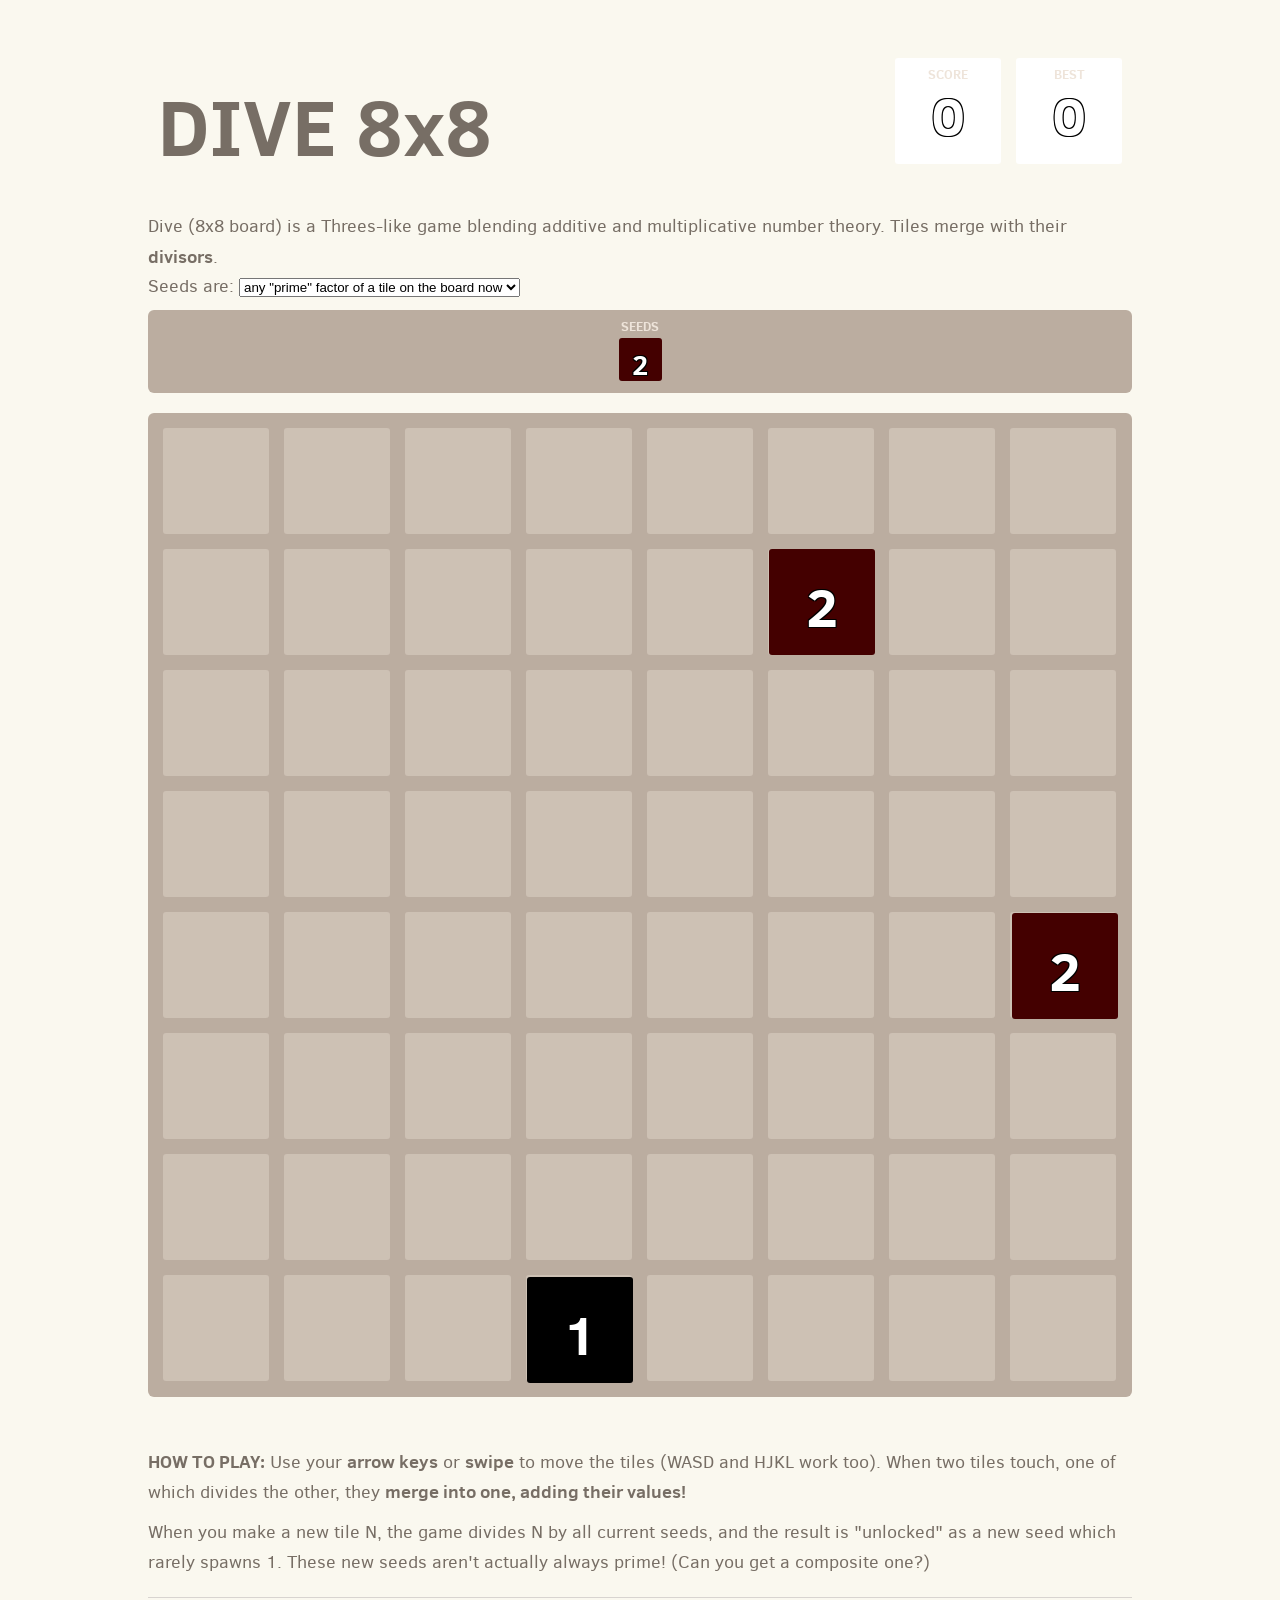
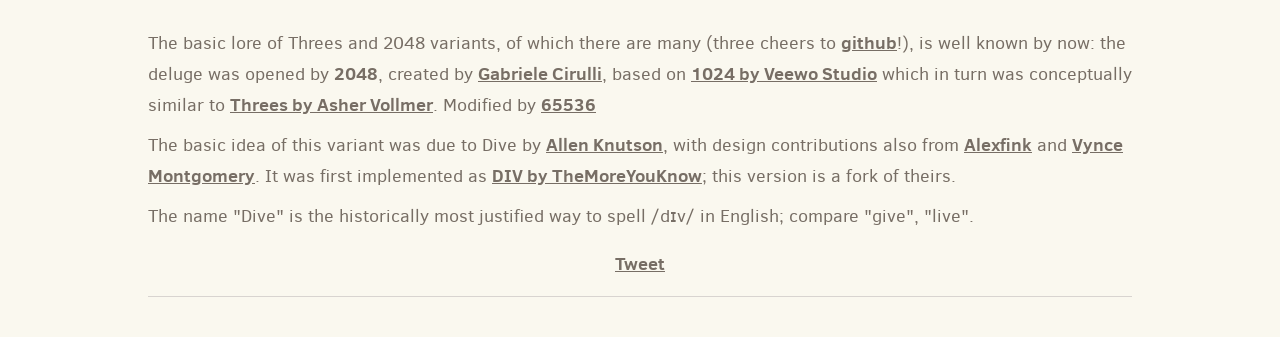
<file: dive8/index.html>
<!DOCTYPE html>
<html>
<head>
  <meta charset="utf-8">
  <title>DIVE 8x8</title>

  <link href="style/main.css" rel="stylesheet" type="text/css">
  <link rel="shortcut icon" href="favicon.ico">
  <link rel="apple-touch-icon" href="meta/apple-touch-icon.png">
  <meta name="apple-mobile-web-app-capable" content="yes">

  <meta name="HandheldFriendly" content="True">
  <meta name="MobileOptimized" content="320">
  <meta name="viewport" content="width=device-width, target-densitydpi=160dpi, initial-scale=1.0, maximum-scale=1, user-scalable=no">
</head>
<body>
  <div class="container">
    <div class="heading">
      <h1 class="title">DIVE 8x8</h1>
      <div class="scores-container">
        <div class="score-container">0</div>
        <div class="best-container">0</div>
      </div>
    </div>
    <p class="game-intro">Dive (8x8 board) is a Threes-like game blending additive and multiplicative number theory.  
Tiles merge with their <strong>divisors</strong>.</p>
    <form method="post" name="gameModeForm" id="gameModeForm">
      <p class="game-intro">Seeds are: 
        <select id="gameModeSelect" name="gameModeSelect" onchange="changeGameMode()">
          <option value="0">
            2, 3, 5 and 7
          </option>
          <option value="1">
            any "prime" factor of a tile ever created
          </option>
          <option value="3" selected="selected">
            any "prime" factor of a tile on the board now
          </option>
        </select>
      </p>
    </form>
    <div class="currently-unlocked"></div>

    <div class="game-container">
      <div class="announcer"></div>
      <div class="game-message">
        <p></p>
        <div class="lower">
          <a class="retry-button">Try again</a>
        </div>
      </div>

      <div class="grid-container">
        <div class="grid-row">
          <div class="grid-cell"></div>
          <div class="grid-cell"></div>
          <div class="grid-cell"></div>
          <div class="grid-cell"></div>
          <div class="grid-cell"></div>
          <div class="grid-cell"></div>
          <div class="grid-cell"></div>
          <div class="grid-cell"></div>
        </div>
        <div class="grid-row">
          <div class="grid-cell"></div>
          <div class="grid-cell"></div>
          <div class="grid-cell"></div>
          <div class="grid-cell"></div>
          <div class="grid-cell"></div>
          <div class="grid-cell"></div>
          <div class="grid-cell"></div>
          <div class="grid-cell"></div>
        </div>
        <div class="grid-row">
          <div class="grid-cell"></div>
          <div class="grid-cell"></div>
          <div class="grid-cell"></div>
          <div class="grid-cell"></div>
          <div class="grid-cell"></div>
          <div class="grid-cell"></div>
          <div class="grid-cell"></div>
          <div class="grid-cell"></div>
        </div>
        <div class="grid-row">
          <div class="grid-cell"></div>
          <div class="grid-cell"></div>
          <div class="grid-cell"></div>
          <div class="grid-cell"></div>
          <div class="grid-cell"></div>
          <div class="grid-cell"></div>
          <div class="grid-cell"></div>
          <div class="grid-cell"></div>
        </div>
        <div class="grid-row">
          <div class="grid-cell"></div>
          <div class="grid-cell"></div>
          <div class="grid-cell"></div>
          <div class="grid-cell"></div>
          <div class="grid-cell"></div>
          <div class="grid-cell"></div>
          <div class="grid-cell"></div>
          <div class="grid-cell"></div>
        </div>
        <div class="grid-row">
          <div class="grid-cell"></div>
          <div class="grid-cell"></div>
          <div class="grid-cell"></div>
          <div class="grid-cell"></div>
          <div class="grid-cell"></div>
          <div class="grid-cell"></div>
          <div class="grid-cell"></div>
          <div class="grid-cell"></div>
        </div>
        <div class="grid-row">
          <div class="grid-cell"></div>
          <div class="grid-cell"></div>
          <div class="grid-cell"></div>
          <div class="grid-cell"></div>
          <div class="grid-cell"></div>
          <div class="grid-cell"></div>
          <div class="grid-cell"></div>
          <div class="grid-cell"></div>
        </div>
        <div class="grid-row">
          <div class="grid-cell"></div>
          <div class="grid-cell"></div>
          <div class="grid-cell"></div>
          <div class="grid-cell"></div>
          <div class="grid-cell"></div>
          <div class="grid-cell"></div>
          <div class="grid-cell"></div>
          <div class="grid-cell"></div>
        </div>
      </div>

      <div class="tile-container">

      </div>
    </div>

    <p class="game-explanation">
      <strong class="important">How to play:</strong> Use your <strong>arrow keys</strong> or <strong>swipe</strong> to move the tiles (WASD and HJKL work too).  When two tiles touch, one of which divides the other, they <strong>merge into one, adding their values!</strong>
    </p>
<p>
When you make a new tile N, the game divides N by all current seeds, and the result is "unlocked" as a new seed which rarely spawns 1.  These new seeds aren't actually always prime!  (Can you get a composite one?)
</p>
    <hr>
    <p>
The basic lore of Threes and 2048 variants, of which there are many (three cheers to <a href="https://github.com">github</a>!), is well known by now: the deluge was opened by <strong>2048</strong>, created by <a href="http://gabrielecirulli.com" target="_blank">Gabriele Cirulli</a>, based on <a href="https://itunes.apple.com/us/app/1024!/id823499224" target="_blank">1024 by Veewo Studio</a> which in turn was conceptually similar to <a href="http://asherv.com/threes/" target="_blank">Threes by Asher Vollmer</a>. Modified by <a href="http://github.com/true65536">65536</a>
    </p>
<p>The basic idea of this variant was due to Dive by 
<a href="https://www.google.com/+AllenKnutson">Allen Knutson</a>, 
with design contributions also from <a href="http://000024.org">Alexfink</a> and
<a href="https://plus.google.com/+VynceMontgomery">Vynce Montgomery</a>.
It was first implemented as 
<a href="http://themoreyouknow.github.io/div/">DIV by TheMoreYouKnow</a>; 
this version is a fork of theirs.
</p>
<p>The name "Dive" is 
the historically most justified way to spell /d&#x26a;v/ 
in English; compare "give", "live".</p>
<div class="sharing">
      <a href="https://twitter.com/share" class="twitter-share-button" data-text="Check out Dive, a Threes-like where you join numbers with their divisors! alexfink.github.io/dive" data-via="tmykgh">Tweet</a>
      <script>!function(d,s,id){var js,fjs=d.getElementsByTagName(s)[0],p=/^http:/.test(d.location)?'http':'https';if(!d.getElementById(id)){js=d.createElement(s);js.id=id;js.src=p+'://platform.twitter.com/widgets.js';fjs.parentNode.insertBefore(js,fjs);}}(document, 'script', 'twitter-wjs');</script>    
      <script type="text/javascript" src="https://apis.google.com/js/plusone.js"></script>
      <g:plusone></g:plusone>

    </div>
    <hr>
  </div>
<!--  <center>
    <script async src="//pagead2.googlesyndication.com/pagead/js/adsbygoogle.js"></script>
    <ins class="adsbygoogle"
      style="display:inline-block;width:728px;height:90px"
      data-ad-client="ca-pub-8993602011917340"
      data-ad-slot="3210731646"></ins>
    <script>(adsbygoogle = window.adsbygoogle || []).push({});</script>
  </center>-->

  <script src="js/animframe_polyfill.js"></script>
  <script src="js/keyboard_input_manager.js"></script>
  <script src="js/html_actuator.js"></script>
  <script src="js/grid.js"></script>
  <script src="js/tile.js"></script>
  <script src="js/local_score_manager.js"></script>
  <script src="js/game_manager.js"></script>
  <script src="js/application.js"></script>
</body>
</html>
</file>
<file: dive-1x2/style/main.css>
@import url(fonts/clear-sans.css);
html, body {
  margin: 0;
  padding: 0;
  background: #faf8ef;
  color: #776e65;
  font-family: "Clear Sans", "Helvetica Neue", Arial, sans-serif;
  font-size: 18px; }

body {
  margin: 40px 0; 
  }

.heading {
  padding: 10px;
  }
  
.heading:after {
  content: "";
  display: block;
  clear: both; 
  }

h1.title {
  font-size: 80px;
  font-weight: bold;
  margin: 20px 0;
  display: block;
  float: left; }

@-webkit-keyframes move-up {
  0% {
    top: 25px;
    opacity: 1; }

  100% {
    top: -50px;
    opacity: 0; } }

@-moz-keyframes move-up {
  0% {
    top: 25px;
    opacity: 1; }

  100% {
    top: -50px;
    opacity: 0; } }

@keyframes move-up {
  0% {
    top: 25px;
    opacity: 1; }

  100% {
    top: -50px;
    opacity: 0; } }

.scores-container {
  float: right;
  text-align: right; 
  padding: 0;
  }

.currently-unlocked {
  display: block; 
  height: 42.5px;
  line-height: 64.5px;
  padding: 25px 0px 15px;
}
.currently-unlocked.hidden { display: none; }
.currently-unlocked.all-seeds-seen {
  line-height: 30px;
  height: auto;
  padding: 25px 0 0 0;
}

.score-container, .best-container, .currently-unlocked {
  background: #bbada0;
  font-size: 25px;
  font-weight: bold;
  border-radius: 6px;
  color: white;
  margin-top: 8px;
  text-align: center; 
  position: relative; }
.score-container, .best-container {
  margin-left: 10px;
  display: inline-block; }
  .score-container:after, .best-container:after, .currently-unlocked:after {
    text-transform: uppercase;
    font-size: 13px;
    text-align: center;
    color: #eee4da; 
    position: absolute;
    width: 100%;
    top: 10px;
    left: 0; 
    line-height: 13px; 
    z-index: 11;
    }
  .score-container .score-addition, .best-container .score-addition {
    position: absolute;
    right: 30px;
    font-size: 25px;
    line-height: 25px;
    font-weight: bold;
    color: rgba(119, 110, 101, 0.9);
    z-index: 100;
    -webkit-animation: move-up 600ms ease-in;
    -moz-animation: move-up 600ms ease-in;
    -webkit-animation-fill-mode: both;
    -moz-animation-fill-mode: both; }

.score-container:after {
  content: "Score"; }

.best-container:after {
  content: "Best"; }

.currently-unlocked:after {
  content: "Seeds"; }
.currently-unlocked.all-seeds-seen:after { 
  content: "All seeds seen"; 
}
.currently-unlocked .ghost { opacity: 0.25; }

p {
  margin-top: 0;
  margin-bottom: 10px;
  line-height: 1.65; }

a {
  color: #776e65;
  font-weight: bold;
  text-decoration: underline;
  cursor: pointer; }

strong.important {
  text-transform: uppercase; }

hr {
  border: none;
  border-bottom: 1px solid #d8d4d0;
  margin-top: 20px;
  margin-bottom: 30px; }

.container {
  width: 500px;
  margin: 0 auto; }

@-webkit-keyframes fade-in {
  0% {
    opacity: 0; }

  100% {
    opacity: 1; } }

@-moz-keyframes fade-in {
  0% {
    opacity: 0; }

  100% {
    opacity: 1; } }

@keyframes fade-in {
  0% {
    opacity: 0; }

  100% {
    opacity: 1; } }
.game-container {
  margin-top: 20px;
  position: relative;
  padding: 15px;
  cursor: default;
  -webkit-touch-callout: none;
  -ms-touch-callout: none;
  -webkit-user-select: none;
  -moz-user-select: none;
  -ms-user-select: none;
  -ms-touch-action: none;
  touch-action: none;
  background: #bbada0;
  border-radius: 6px;
  width: 137.5px;
  height: 260px;
  -webkit-box-sizing: border-box;
  -moz-box-sizing: border-box;
  box-sizing: border-box; }
  .game-container .game-message {
    display: none;
    position: absolute;
    top: 0;
    right: 0;
    bottom: 0;
    left: 0;
    background: rgba(238, 228, 218, 0.5);
    z-index: 100;
    text-align: center;
    -webkit-animation: fade-in 800ms ease 1200ms;
    -moz-animation: fade-in 800ms ease 1200ms;
    -webkit-animation-fill-mode: both;
    -moz-animation-fill-mode: both; }
    .game-container .announcer {
      position: absolute;
      top: 218px;
      left: 0;
      z-index: 1000;
      width: 100%;
      height: 56.4%;
      pointer-events: none;
      -webkit-transform: translateZ(300px);
      -moz-transform: translateZ(300px);
      transform: translateZ(300px); }
      .game-container .announcer .announcement {
        position: relative;
        color: rgba(59, 55, 50, 0.9);
        font-size: 48px;
        font-weight: bold;
        text-align: center;
        line-height: 1.0em;
        height: 64px;
        margin: auto;
        -webkit-animation: fade-in-out 600ms ease-in;
        -moz-animation: fade-in-out 600ms ease-in;
        animation: fade-in-out 600ms ease-in;
        -webkit-animation-fill-mode: both;
        -moz-animation-fill-mode: both;
        animation-fill-mode: both; }
    .game-container .game-message p {
      font-size: 60px;
      font-weight: bold;
      height: 60px;
      line-height: 60px;
      margin-top: 40px; }
    .game-container .game-message .lower {
      display: block;
      margin-top: 20px; }
    .game-container .game-message a {
      display: inline-block;
      background: #8f7a66;
      border-radius: 3px;
      padding: 0 20px;
      text-decoration: none;
      color: #f9f6f2;
      height: 40px;
      line-height: 42px;
      margin-left: 9px; }
    .game-container .game-message .score-sharing {
      display: inline-block;
      vertical-align: middle;
      margin-left: 10px; }
    .game-container .game-message.game-won {
      background: rgba(237, 194, 46, 0.5);
      color: #f9f6f2; }
    .game-container .game-message.game-won, .game-container .game-message.game-over {
      display: block; }

.grid-container {
  position: absolute;
  z-index: 1; }

.grid-row {
  margin-bottom: 15px; }
  .grid-row:last-child {
    margin-bottom: 0; }
  .grid-row:after {
    content: "";
    display: block;
    clear: both; }

.grid-cell {
  width: 106px;
  height: 106px;
  margin-right: 15px;
  float: left;
  border-radius: 3px;
  background: rgba(238, 228, 218, 0.35); }
  .grid-cell:last-child {
    margin-right: 0; }

.tile-container {
  position: absolute;
  z-index: 2; }

.tile {
  width: 106px;
  height: 106px;
  line-height: 116px; }
  .tile.tile-position-1-1 {
    position: absolute;
    left: 0px;
    top: 0px; }
  .tile.tile-position-1-2 {
    position: absolute;
    left: 0px;
    top: 121px; }

.tilenumber {
  width: 106px;
  height: 106px;
  position: absolute;
  left: 0;
  top: 0;
  text-align: center;
  font-weight: bold;
  font-size: 55px;
  color: white;
  text-shadow:
    -1px -1px 0 #000,
    1px -1px 0 #000,
    -1px 1px 0 #000,
    1px 1px 0 #000; 
  z-index: 12;
}
.tilenumber.tile-small-4 {
  font-size: 42px !important; }
.tilenumber.tile-small-5 {
  font-size: 35px !important; }
.tilenumber.tile-small-6 {
  font-size: 25px !important; }

.tile {
  border-radius: 3px;
  background: #000;
  -webkit-transition: 100ms ease-in-out;
  -moz-transition: 100ms ease-in-out;
  -webkit-transition-property: top, left;
  -moz-transition-property: top, left; }
  .tile.tile-1        { background: #000; }
  .tile.tile-2        { background: #400; }
  .tile.tile-4        { background: #800; }
  .tile.tile-8        { background: #a00; }
  .tile.tile-16       { background: #c00; }
  .tile.tile-32       { background: #d00; }
  .tile.tile-64       { background: #e00; }
  .tile.tile-128      { background: #f00; }
  .tile.tile-3        { background: #060; }
  .tile.tile-6        { background: #460; }
  .tile.tile-12       { background: #860; }
  .tile.tile-24       { background: #a60; }
  .tile.tile-48       { background: #c60; }
  .tile.tile-96       { background: #d60; }
  .tile.tile-192      { background: #e60; }
  .tile.tile-384      { background: #f60; }
  .tile.tile-9        { background: #0a0; }
  .tile.tile-18       { background: #4a0; }
  .tile.tile-36       { background: #8a0; }
  .tile.tile-72       { background: #aa0; }
  .tile.tile-144      { background: #ca0; }
  .tile.tile-288      { background: #da0; }
  .tile.tile-576      { background: #ea0; }
  .tile.tile-1152     { background: #fa0; }
  .tile.tile-27       { background: #0d0; }
  .tile.tile-54       { background: #4d0; }
  .tile.tile-108      { background: #8d0; }
  .tile.tile-216      { background: #ad0; }
  .tile.tile-432      { background: #cd0; }
  .tile.tile-864      { background: #dd0; }
  .tile.tile-1728     { background: #ed0; }
  .tile.tile-3456     { background: #fd0; }
  .tile.tile-81       { background: #0f0; }
  .tile.tile-162      { background: #4f0; }
  .tile.tile-324      { background: #8f0; }
  .tile.tile-648      { background: #af0; }
  .tile.tile-1296     { background: #cf0; }
  .tile.tile-2592     { background: #df0; }
  .tile.tile-5184     { background: #ef0; }
  .tile.tile-10368    { background: #ff0; }
  .tile.tile-5        { background: #008; }
  .tile.tile-10       { background: #408; }
  .tile.tile-20       { background: #808; }
  .tile.tile-40       { background: #a08; }
  .tile.tile-80       { background: #c08; }
  .tile.tile-160      { background: #d08; }
  .tile.tile-320      { background: #e08; }
  .tile.tile-640      { background: #f08; }
  .tile.tile-15       { background: #068; }
  .tile.tile-30       { background: #468; }
  .tile.tile-60       { background: #868; }
  .tile.tile-120      { background: #a68; }
  .tile.tile-240      { background: #c68; }
  .tile.tile-480      { background: #d68; }
  .tile.tile-960      { background: #e68; }
  .tile.tile-1920     { background: #f68; }
  .tile.tile-45       { background: #0a8; }
  .tile.tile-90       { background: #4a8; }
  .tile.tile-180      { background: #8a8; }
  .tile.tile-360      { background: #aa8; }
  .tile.tile-720      { background: #ca8; }
  .tile.tile-1440     { background: #da8; }
  .tile.tile-2880     { background: #ea8; }
  .tile.tile-5760     { background: #fa8; }
  .tile.tile-135      { background: #0d8; }
  .tile.tile-270      { background: #4d8; }
  .tile.tile-540      { background: #8d8; }
  .tile.tile-1080     { background: #ad8; }
  .tile.tile-2160     { background: #cd8; }
  .tile.tile-4320     { background: #dd8; }
  .tile.tile-8640     { background: #ed8; }
  .tile.tile-17280    { background: #fd8; }
  .tile.tile-405      { background: #0f8; }
  .tile.tile-810      { background: #4f8; }
  .tile.tile-1620     { background: #8f8; }
  .tile.tile-3240     { background: #af8; }
  .tile.tile-6480     { background: #cf8; }
  .tile.tile-12960    { background: #df8; }
  .tile.tile-25920    { background: #ef8; }
  .tile.tile-51840    { background: #ff8; }
  .tile.tile-25       { background: #00c; }
  .tile.tile-50       { background: #40c; }
  .tile.tile-100      { background: #80c; }
  .tile.tile-200      { background: #a0c; }
  .tile.tile-400      { background: #c0c; }
  .tile.tile-800      { background: #d0c; }
  .tile.tile-1600     { background: #e0c; }
  .tile.tile-3200     { background: #f0c; }
  .tile.tile-75       { background: #06c; }
  .tile.tile-150      { background: #46c; }
  .tile.tile-300      { background: #86c; }
  .tile.tile-600      { background: #a6c; }
  .tile.tile-1200     { background: #c6c; }
  .tile.tile-2400     { background: #d6c; }
  .tile.tile-4800     { background: #e6c; }
  .tile.tile-9600     { background: #f6c; }
  .tile.tile-225      { background: #0ac; }
  .tile.tile-450      { background: #4ac; }
  .tile.tile-900      { background: #8ac; }
  .tile.tile-1800     { background: #aac; }
  .tile.tile-3600     { background: #cac; }
  .tile.tile-7200     { background: #dac; }
  .tile.tile-14400    { background: #eac; }
  .tile.tile-28800    { background: #fac; }
  .tile.tile-675      { background: #0dc; }
  .tile.tile-1350     { background: #4dc; }
  .tile.tile-2700     { background: #8dc; }
  .tile.tile-5400     { background: #adc; }
  .tile.tile-10800    { background: #cdc; }
  .tile.tile-21600    { background: #ddc; }
  .tile.tile-43200    { background: #edc; }
  .tile.tile-86400    { background: #fdc; }
  .tile.tile-2025     { background: #0fc; }
  .tile.tile-4050     { background: #4fc; }
  .tile.tile-8100     { background: #8fc; }
  .tile.tile-16200    { background: #afc; }
  .tile.tile-32400    { background: #cfc; }
  .tile.tile-64800    { background: #dfc; }
  .tile.tile-129600   { background: #efc; }
  .tile.tile-259200   { background: #ffc; }
  .tile.tile-125      { background: #00f; }
  .tile.tile-250      { background: #40f; }
  .tile.tile-500      { background: #80f; }
  .tile.tile-1000     { background: #a0f; }
  .tile.tile-2000     { background: #c0f; }
  .tile.tile-4000     { background: #d0f; }
  .tile.tile-8000     { background: #e0f; }
  .tile.tile-16000    { background: #f0f; }
  .tile.tile-375      { background: #06f; }
  .tile.tile-750      { background: #46f; }
  .tile.tile-1500     { background: #86f; }
  .tile.tile-3000     { background: #a6f; }
  .tile.tile-6000     { background: #c6f; }
  .tile.tile-12000    { background: #d6f; }
  .tile.tile-24000    { background: #e6f; }
  .tile.tile-48000    { background: #f6f; }
  .tile.tile-1125     { background: #0af; }
  .tile.tile-2250     { background: #4af; }
  .tile.tile-4500     { background: #8af; }
  .tile.tile-9000     { background: #aaf; }
  .tile.tile-18000    { background: #caf; }
  .tile.tile-36000    { background: #daf; }
  .tile.tile-72000    { background: #eaf; }
  .tile.tile-144000   { background: #faf; }
  .tile.tile-3375     { background: #0df; }
  .tile.tile-6750     { background: #4df; }
  .tile.tile-13500    { background: #8df; }
  .tile.tile-27000    { background: #adf; }
  .tile.tile-54000    { background: #cdf; }
  .tile.tile-108000   { background: #ddf; }
  .tile.tile-216000   { background: #edf; }
  .tile.tile-432000   { background: #fdf; }
  .tile.tile-10125    { background: #0ff; }
  .tile.tile-20250    { background: #4ff; }
  .tile.tile-40500    { background: #8ff; }
  .tile.tile-81000    { background: #aff; }
  .tile.tile-162000   { background: #cff; }
  .tile.tile-324000   { background: #dff; }
  .tile.tile-648000   { background: #eff; }
  .tile.tile-1296000  { background: #fff; }

.tileoverlay { 
  width: 106px;
  height: 106px;
  position: absolute;
  left: 0;
  top: 0;
  z-index: 10;
  background-image: url('http://alexfink.github.io/dive/tileoverlays/sprite.png'); 
  background-size: 200% auto;
}
.tileoverlay.tileoverlay-7    { background-position: 0% 0%; }
.tileoverlay.tileoverlay-49   { background-position: -100% 0%; }
.tileoverlay.tileoverlay-11    { background-position: 0% -100%; }
.tileoverlay.tileoverlay-121  { background-position: -100% -100%; }
.tileoverlay.tileoverlay-13 { background-position: 0% -200%; }
.tileoverlay.tileoverlay-169 { background-position: -100% -200%; }
.tileoverlay.tileoverlay-17 { background-position: 0% -300%; }
.tileoverlay.tileoverlay-289 { background-position: -100% -300%; }
.tileoverlay.tileoverlay-19 { background-position: 0% -400%; }
.tileoverlay.tileoverlay-361 { background-position: -100% -400%; }
.tileoverlay.tileoverlay-23 { background-position: 0% -500%; }
.tileoverlay.tileoverlay-529 { background-position: -100% -500%; }
.tileoverlay.tileoverlay-29 { background-position: 0% -600%; }
.tileoverlay.tileoverlay-841 { background-position: -100% -600%; }
.tileoverlay.tileoverlay-31 { background-position: 0% -700%; }
.tileoverlay.tileoverlay-961 { background-position: -100% -700%; }
.tileoverlay.tileoverlay-37 { background-position: 0% -800%; }
.tileoverlay.tileoverlay-1369 { background-position: -100% -800%; }
.tileoverlay.tileoverlay-41 { background-position: 0% -900%; }
.tileoverlay.tileoverlay-1681 { background-position: -100% -900%; }
.tileoverlay.tileoverlay-43 { background-position: 0% -1000%; }
.tileoverlay.tileoverlay-1849 { background-position: -100% -1000%; }
.tileoverlay.tileoverlay-47 { background-position: 0% -1100%; }
.tileoverlay.tileoverlay-2209 { background-position: -100% -1100%; }
.tileoverlay.tileoverlay-53 { background-position: 0% -1200%; }
.tileoverlay.tileoverlay-2809 { background-position: -100% -1200%; }
.tileoverlay.tileoverlay-59 { background-position: 0% -1300%; }
.tileoverlay.tileoverlay-3481 { background-position: -100% -1300%; }
.tileoverlay.tileoverlay-61 { background-position: 0% -1400%; }
.tileoverlay.tileoverlay-3721 { background-position: -100% -1400%; }
.tileoverlay.tileoverlay-67 { background-position: 0% -1500%; }
.tileoverlay.tileoverlay-4489 { background-position: -100% -1500%; }
.tileoverlay.tileoverlay-71 { background-position: 0% -1600%; }
.tileoverlay.tileoverlay-5041 { background-position: -100% -1600%; }
.tileoverlay.tileoverlay-73 { background-position: 0% -1700%; }
.tileoverlay.tileoverlay-5329 { background-position: -100% -1700%; }
.tileoverlay.tileoverlay-79 { background-position: 0% -1800%; }
.tileoverlay.tileoverlay-6241 { background-position: -100% -1800%; }
.tileoverlay.tileoverlay-83 { background-position: 0% -1900%; }
.tileoverlay.tileoverlay-6889 { background-position: -100% -1900%; }
.tileoverlay.tileoverlay-89 { background-position: 0% -2000%; }
.tileoverlay.tileoverlay-7921 { background-position: -100% -2000%; }
.tileoverlay.tileoverlay-97 { background-position: 0% -2100%; }
.tileoverlay.tileoverlay-9409 { background-position: -100% -2100%; }
.tileoverlay.tileoverlay-101 { background-position: 0% -2200%; }
.tileoverlay.tileoverlay-10201 { background-position: -100% -2200%; }
.tileoverlay.tileoverlay-103 { background-position: 0% -2300%; }
.tileoverlay.tileoverlay-10609 { background-position: -100% -2300%; }
.tileoverlay.tileoverlay-107 { background-position: 0% -2400%; }
.tileoverlay.tileoverlay-11449 { background-position: -100% -2400%; }
.tileoverlay.tileoverlay-109 { background-position: 0% -2500%; }
.tileoverlay.tileoverlay-11881 { background-position: -100% -2500%; }
.tileoverlay.tileoverlay-113 { background-position: 0% -2600%; }
.tileoverlay.tileoverlay-12769 { background-position: -100% -2600%; }
.tileoverlay.tileoverlay-127 { background-position: 0% -2700%; }
.tileoverlay.tileoverlay-16129 { background-position: -100% -2700%; }
.tileoverlay.tileoverlay-131 { background-position: 0% -2800%; }
.tileoverlay.tileoverlay-17161 { background-position: -100% -2800%; }
.tileoverlay.tileoverlay-137 { background-position: 0% -2900%; }
.tileoverlay.tileoverlay-18769 { background-position: -100% -2900%; }
.tileoverlay.tileoverlay-139 { background-position: 0% -3000%; }
.tileoverlay.tileoverlay-19321 { background-position: -100% -3000%; }
.tileoverlay.tileoverlay-149 { background-position: 0% -3100%; }
.tileoverlay.tileoverlay-22201 { background-position: -100% -3100%; }
.tileoverlay.tileoverlay-151 { background-position: 0% -3200%; }
.tileoverlay.tileoverlay-22801 { background-position: -100% -3200%; }
.tileoverlay.tileoverlay-157 { background-position: 0% -3300%; }
.tileoverlay.tileoverlay-24649 { background-position: -100% -3300%; }
.tileoverlay.tileoverlay-163 { background-position: 0% -3400%; }
.tileoverlay.tileoverlay-26569 { background-position: -100% -3400%; }
.tileoverlay.tileoverlay-167 { background-position: 0% -3500%; }
.tileoverlay.tileoverlay-27889 { background-position: -100% -3500%; }
.tileoverlay.tileoverlay-173 { background-position: 0% -3600%; }
.tileoverlay.tileoverlay-29929 { background-position: -100% -3600%; }
.tileoverlay.tileoverlay-179 { background-position: 0% -3700%; }
.tileoverlay.tileoverlay-32041 { background-position: -100% -3700%; }
.tileoverlay.tileoverlay-181 { background-position: 0% -3800%; }
.tileoverlay.tileoverlay-32761 { background-position: -100% -3800%; }
.tileoverlay.tileoverlay-191 { background-position: 0% -3900%; }
.tileoverlay.tileoverlay-36481 { background-position: -100% -3900%; }
.tileoverlay.tileoverlay-193 { background-position: 0% -4000%; }
.tileoverlay.tileoverlay-37249 { background-position: -100% -4000%; }
.tileoverlay.tileoverlay-197 { background-position: 0% -4100%; }
.tileoverlay.tileoverlay-38809 { background-position: -100% -4100%; }
.tileoverlay.tileoverlay-199 { background-position: 0% -4200%; }
.tileoverlay.tileoverlay-39601 { background-position: -100% -4200%; }
.tileoverlay.tileoverlay-211 { background-position: 0% -4300%; }
.tileoverlay.tileoverlay-44521 { background-position: -100% -4300%; }
.tileoverlay.tileoverlay-223 { background-position: 0% -4400%; }
.tileoverlay.tileoverlay-49729 { background-position: -100% -4400%; }
.tileoverlay.tileoverlay-227 { background-position: 0% -4500%; }
.tileoverlay.tileoverlay-51529 { background-position: -100% -4500%; }
.tileoverlay.tileoverlay-229 { background-position: 0% -4600%; }
.tileoverlay.tileoverlay-52441 { background-position: -100% -4600%; }
.tileoverlay.tileoverlay-233 { background-position: 0% -4700%; }
.tileoverlay.tileoverlay-54289 { background-position: -100% -4700%; }
.tileoverlay.tileoverlay-239 { background-position: 0% -4800%; }
.tileoverlay.tileoverlay-57121 { background-position: -100% -4800%; }
.tileoverlay.tileoverlay-241 { background-position: 0% -4900%; }
.tileoverlay.tileoverlay-58081 { background-position: -100% -4900%; }
.tileoverlay.tileoverlay-251 { background-position: 0% -5000%; }
.tileoverlay.tileoverlay-63001 { background-position: -100% -5000%; }
.tileoverlay.tileoverlay-257 { background-position: 0% -5100%; }
.tileoverlay.tileoverlay-66049 { background-position: -100% -5100%; }
.tileoverlay.tileoverlay-263 { background-position: 0% -5200%; }
.tileoverlay.tileoverlay-69169 { background-position: -100% -5200%; }
.tileoverlay.tileoverlay-269 { background-position: 0% -5300%; }
.tileoverlay.tileoverlay-72361 { background-position: -100% -5300%; }
.tileoverlay.tileoverlay-271 { background-position: 0% -5400%; }
.tileoverlay.tileoverlay-73441 { background-position: -100% -5400%; }
.tileoverlay.tileoverlay-277 { background-position: 0% -5500%; }
.tileoverlay.tileoverlay-76729 { background-position: -100% -5500%; }
.tileoverlay.tileoverlay-281 { background-position: 0% -5600%; }
.tileoverlay.tileoverlay-78961 { background-position: -100% -5600%; }
.tileoverlay.tileoverlay-283 { background-position: 0% -5700%; }
.tileoverlay.tileoverlay-80089 { background-position: -100% -5700%; }
.tileoverlay.tileoverlay-293 { background-position: 0% -5800%; }
.tileoverlay.tileoverlay-85849 { background-position: -100% -5800%; }
.tileoverlay.tileoverlay-307 { background-position: 0% -5900%; }
.tileoverlay.tileoverlay-94249 { background-position: -100% -5900%; }
.tileoverlay.tileoverlay-311 { background-position: 0% -6000%; }
.tileoverlay.tileoverlay-96721 { background-position: -100% -6000%; }
.tileoverlay.tileoverlay-313 { background-position: 0% -6100%; }
.tileoverlay.tileoverlay-97969 { background-position: -100% -6100%; }
.tileoverlay.tileoverlay-317 { background-position: 0% -6200%; }
.tileoverlay.tileoverlay-100489 { background-position: -100% -6200%; }
.tileoverlay.tileoverlay-331 { background-position: 0% -6300%; }
.tileoverlay.tileoverlay-109561 { background-position: -100% -6300%; }
.tileoverlay.tileoverlay-337 { background-position: 0% -6400%; }
.tileoverlay.tileoverlay-113569 { background-position: -100% -6400%; }
.tileoverlay.tileoverlay-347 { background-position: 0% -6500%; }
.tileoverlay.tileoverlay-120409 { background-position: -100% -6500%; }
.tileoverlay.tileoverlay-349 { background-position: 0% -6600%; }
.tileoverlay.tileoverlay-121801 { background-position: -100% -6600%; }
.tileoverlay.tileoverlay-353 { background-position: 0% -6700%; }
.tileoverlay.tileoverlay-124609 { background-position: -100% -6700%; }
.tileoverlay.tileoverlay-359 { background-position: 0% -6800%; }
.tileoverlay.tileoverlay-128881 { background-position: -100% -6800%; }
.tileoverlay.tileoverlay-367 { background-position: 0% -6900%; }
.tileoverlay.tileoverlay-134689 { background-position: -100% -6900%; }

.tile.minitile, .tile.minitile .tilenumber, .tile.minitile .tileoverlay {
  width: 43px; 
  height: 43px; 
  display: inline-block; }
.tile.minitile {  
  position: relative; 
  line-height: 53px;
  margin: 3px; 
}
.tile.minitile .tilenumber {
  font-size: 27.5px; }
.tile.minitile .tilenumber.tile-small-3 {
  font-size: 22px !important; }
.tile.minitile .tilenumber.tile-small-4 {
  font-size: 17.6px !important; }
.tile.minitile .tilenumber.tile-small-5 {
  font-size: 21px !important; }
.tile.minitile .tilenumber.tile-small-6 {
  font-size: 10px !important; }


@-webkit-keyframes appear {
  0% {
    opacity: 0;
    -webkit-transform: scale(0);
    -moz-transform: scale(0); }

  100% {
    opacity: 1;
    -webkit-transform: scale(1);
    -moz-transform: scale(1); } }

@-moz-keyframes appear {
  0% {
    opacity: 0;
    -webkit-transform: scale(0);
    -moz-transform: scale(0); }

  100% {
    opacity: 1;
    -webkit-transform: scale(1);
    -moz-transform: scale(1); } }

@keyframes appear {
  0% {
    opacity: 0;
    -webkit-transform: scale(0);
    -moz-transform: scale(0); }

  100% {
    opacity: 1;
    -webkit-transform: scale(1);
    -moz-transform: scale(1); } }

.tile-new {
  -webkit-animation: appear 200ms ease 100ms;
  -moz-animation: appear 200ms ease 100ms;
  -webkit-animation-fill-mode: both;
  -moz-animation-fill-mode: both; }

@-webkit-keyframes pop {
  0% {
    -webkit-transform: scale(0);
    -moz-transform: scale(0); }

  50% {
    -webkit-transform: scale(1.2);
    -moz-transform: scale(1.2); }

  100% {
    -webkit-transform: scale(1);
    -moz-transform: scale(1); } }

@-moz-keyframes pop {
  0% {
    -webkit-transform: scale(0);
    -moz-transform: scale(0); }

  50% {
    -webkit-transform: scale(1.2);
    -moz-transform: scale(1.2); }

  100% {
    -webkit-transform: scale(1);
    -moz-transform: scale(1); } }

@keyframes pop {
  0% {
    -webkit-transform: scale(0);
    -moz-transform: scale(0); }

  50% {
    -webkit-transform: scale(1.2);
    -moz-transform: scale(1.2); }

  100% {
    -webkit-transform: scale(1);
    -moz-transform: scale(1); } }

.tile-merged {
  z-index: 20;
  -webkit-animation: pop 200ms ease 100ms;
  -moz-animation: pop 200ms ease 100ms;
  -webkit-animation-fill-mode: both;
  -moz-animation-fill-mode: both; }
.tile-merged > .tileoverlay { z-index: 21; }
.tile-merged > .tilenumber { z-index: 22; }

.game-intro {
  margin-bottom: 0; }

.game-explanation {
  margin-top: 50px; }

.sharing {
  margin-top: 20px;
  text-align: center; }
  .sharing > iframe, .sharing > span, .sharing > form {
    display: inline-block;
    vertical-align: middle; }

@media screen and (max-width: 480px) {
  html, body {
    font-size: 15px; }

  body {
    margin: 20px 0;
    padding: 0 20px; }

  h1.title {
    font-size: 35px;
    margin-top: 15px; }

  .container {
    width: 280px;
    margin: 0 auto; }

  .score-container, .best-container, .currently-unlocked {
    margin-top: 0;
    min-width: 40px; }

  .heading {
    margin-bottom: 10px; }

  .game-container {
    margin-top: 40px;
    position: relative;
    padding: 10px;
    cursor: default;
    -webkit-touch-callout: none;
    -webkit-user-select: none;
    -moz-user-select: none;
    background: #bbada0;
    border-radius: 6px;
    width: 280px;
    height: 280px;
    -webkit-box-sizing: border-box;
    -moz-box-sizing: border-box;
    box-sizing: border-box; }
    .game-container .announcer {
      position: absolute;
      top: 122px;
      left: 0;
      z-index: 1000;
      width: 100%;
      height: 56.4%;
      pointer-events: none;
      -webkit-transform: translateZ(300px);
      -moz-transform: translateZ(300px);
      transform: translateZ(300px); }
      .game-container .announcer .announcement {
        position: relative;
        color: rgba(59, 55, 50, 0.9);
        font-size: 48px;
        font-weight: bold;
        text-align: center;
        line-height: 1.0em;
        height: 64px;
        margin: auto;
        -webkit-animation: fade-in-out 600ms ease-in;
        -moz-animation: fade-in-out 600ms ease-in;
        animation: fade-in-out 600ms ease-in;
        -webkit-animation-fill-mode: both;
        -moz-animation-fill-mode: both;
        animation-fill-mode: both; }
    .game-container .game-message {
      display: none;
      position: absolute;
      top: 0;
      right: 0;
      bottom: 0;
      left: 0;
      background: rgba(238, 228, 218, 0.5);
      z-index: 100;
      text-align: center;
      -webkit-animation: fade-in 800ms ease 1200ms;
      -moz-animation: fade-in 800ms ease 1200ms;
      -webkit-animation-fill-mode: both;
      -moz-animation-fill-mode: both; }
      .game-container .game-message p {
        font-size: 60px;
        font-weight: bold;
        height: 60px;
        line-height: 60px;
        margin-top: 222px; }
      .game-container .game-message .lower {
        display: block;
        margin-top: 59px; }
      .game-container .game-message a {
        display: inline-block;
        background: #8f7a66;
        border-radius: 3px;
        padding: 0 20px;
        text-decoration: none;
        color: #f9f6f2;
        height: 40px;
        line-height: 42px;
        margin-left: 9px; }
      .game-container .game-message .score-sharing {
        display: inline-block;
        vertical-align: middle;
        margin-left: 10px; }
      .game-container .game-message.game-won {
        background: rgba(237, 194, 46, 0.5);
        color: #f9f6f2; }
      .game-container .game-message.game-won, .game-container .game-message.game-over {
        display: block; }

  .grid-container {
    position: absolute;
    z-index: 1; }

  .grid-row {
    margin-bottom: 10px; }
    .grid-row:last-child {
      margin-bottom: 0; }
    .grid-row:after {
      content: "";
      display: block;
      clear: both; }

  .grid-cell {
    width: 57.5px;
    height: 57.5px;
    margin-right: 10px;
    float: left;
    border-radius: 3px;
    background: rgba(238, 228, 218, 0.35); }
    .grid-cell:last-child {
      margin-right: 0; }

  .tile-container {
    position: absolute;
    z-index: 2; }

  .tile {
    width: 57.5px;
    height: 57.5px;
    line-height: 67.5px; }
    .tile.tile-position-1-1 {
      position: absolute;
      left: 0px;
      top: 0px; }
    .tile.tile-position-1-2 {
      position: absolute;
      left: 0px;
      top: 68px; }
    .tile.tile-position-2-1 {
      position: absolute;
      left: 68px;
      top: 0px; }
    .tile.tile-position-2-2 {
      position: absolute;
      left: 68px;
      top: 68px; }

  .game-container {
    margin-top: 20px; }

  .tileoverlay {
    width: 57.5px;
    height: 57.5px; }

  .tilenumber {
    width: 57.5px;
    height: 57.5px;
    font-size: 35px; 
   }
  .tilenumber.tile-small-3 {
    font-size: 28px !important; }
  .tilenumber.tile-small-4 {
    font-size: 22px !important; }
  .tilenumber.tile-small-5 {
    font-size: 18px !important; }
  .tilenumber.tile-small-6 {
    font-size: 15px !important; }

  .tile.minitile, .tile.minitile .tilenumber, .tile.minitile .tileoverlay {
    font-size: 18px;
    line-height: 28px;
    width: 23px; 
    height: 23px; 
    }

  .tile.minitile {
    margin: 2px;
    }

  .tile.minitile .tilenumber.tile-small-3 {
    font-size: 14px !important; }
  .tile.minitile .tilenumber.tile-small-4 {
    font-size: 12px !important; }
  .tile.minitile .tilenumber.tile-small-5 {
    font-size: 10px !important; }
  .tile.minitile .tilenumber.tile-small-6 {
    font-size: 8px !important; }

  .score-container:after, .best-container:after, .currently-unlocked:after {
    top: 6px;
    }

  .game-message p {
    font-size: 30px !important;
    height: 30px !important;
    line-height: 30px !important;
    margin-top: 90px !important; }
  .game-message .lower {
    margin-top: 30px !important; }

  .sharing > iframe, .sharing > span, .sharing > form {
    display: block;
    margin: 0 auto;
    margin-bottom: 20px; } }
.pp-donate button {
  -webkit-appearance: none;
  -moz-appearance: none;
  appearance: none;
  border: none;
  font: inherit;
  color: inherit;
  cursor: pointer;
  display: inline-block;
  background: #8f7a66;
  border-radius: 3px;
  padding: 0 20px;
  text-decoration: none;
  color: #f9f6f2;
  height: 40px;
  line-height: 42px; }
  .pp-donate button img {
    vertical-align: -4px;
    margin-right: 8px; }

.btc-donate {
  position: relative;
  margin-left: 10px;
  display: inline-block;
  background: #8f7a66;
  border-radius: 3px;
  padding: 0 20px;
  text-decoration: none;
  color: #f9f6f2;
  height: 40px;
  line-height: 42px;
  cursor: pointer; }
  .btc-donate img {
    vertical-align: -4px;
    margin-right: 8px; }
  .btc-donate a {
    color: #f9f6f2;
    text-decoration: none;
    font-weight: normal; }
  .btc-donate .address {
    cursor: auto;
    position: absolute;
    width: 340px;
    right: 50%;
    margin-right: -170px;
    padding-bottom: 7px;
    top: -30px;
    opacity: 0;
    pointer-events: none;
    -webkit-transition: 400ms ease;
    -moz-transition: 400ms ease;
    -webkit-transition-property: top, opacity;
    -moz-transition-property: top, opacity; }
    .btc-donate .address:after {
      position: absolute;
      border-top: 10px solid #bbada0;
      border-right: 7px solid transparent;
      border-left: 7px solid transparent;
      content: "";
      bottom: 0px;
      left: 50%;
      margin-left: -7px; }
    .btc-donate .address code {
      background-color: #bbada0;
      padding: 10px 15px;
      width: 100%;
      border-radius: 3px;
      line-height: 1;
      font-weight: normal;
      font-size: 15px;
      font-family: Consolas, "Liberation Mono", Courier, monospace;
      text-align: center; }
  .btc-donate:hover .address, .btc-donate .address:hover .address {
    opacity: 1;
    top: -45px;
    pointer-events: auto; }
  @media screen and (max-width: 480px) {
    .btc-donate {
      width: 120px; }
      .btc-donate .address {
        margin-right: -150px;
        width: 300px; }
        .btc-donate .address code {
          font-size: 13px; }
        .btc-donate .address:after {
          left: 50%;
          bottom: 2px; } }
</file>
<file: dive/style/main.css>
@import url(fonts/clear-sans.css);
html, body {
  margin: 0;
  padding: 0;
  background: #faf8ef;
  color: #776e65;
  font-family: "Clear Sans", "Helvetica Neue", Arial, sans-serif;
  font-size: 18px; }

body {
  margin: 40px 0; 
  }

.heading {
  padding: 10px;
  }
  
.heading:after {
  content: "";
  display: block;
  clear: both; 
  }

h1.title {
  font-size: 80px;
  font-weight: bold;
  margin: 20px 0;
  display: block;
  float: left; }

@-webkit-keyframes move-up {
  0% {
    top: 25px;
    opacity: 1; }

  100% {
    top: -50px;
    opacity: 0; } }

@-moz-keyframes move-up {
  0% {
    top: 25px;
    opacity: 1; }

  100% {
    top: -50px;
    opacity: 0; } }

@keyframes move-up {
  0% {
    top: 25px;
    opacity: 1; }

  100% {
    top: -50px;
    opacity: 0; } }

.scores-container {
  float: right;
  text-align: right; 
  padding: 0;
  }

.currently-unlocked {
  display: block; 
  height: 42.5px;
  line-height: 64.5px;
  padding: 25px 0px 15px;
}
.currently-unlocked.hidden { display: none; }
.currently-unlocked.all-seeds-seen {
  line-height: 30px;
  height: auto;
  padding: 25px 0 0 0;
}

.score-container, .best-container, .currently-unlocked {
  background: #bbada0;
  font-size: 25px;
  font-weight: bold;
  border-radius: 6px;
  color: white;
  margin-top: 8px;
  text-align: center; 
  position: relative; }
.score-container, .best-container {
  margin-left: 10px;
  display: inline-block; }
  .score-container:after, .best-container:after, .currently-unlocked:after {
    text-transform: uppercase;
    font-size: 13px;
    text-align: center;
    color: #eee4da; 
    position: absolute;
    width: 100%;
    top: 10px;
    left: 0; 
    line-height: 13px; 
    z-index: 11;
    }
  .score-container .score-addition, .best-container .score-addition {
    position: absolute;
    right: 30px;
    font-size: 25px;
    line-height: 25px;
    font-weight: bold;
    color: rgba(119, 110, 101, 0.9);
    z-index: 100;
    -webkit-animation: move-up 600ms ease-in;
    -moz-animation: move-up 600ms ease-in;
    -webkit-animation-fill-mode: both;
    -moz-animation-fill-mode: both; }

.score-container:after {
  content: "Score"; }

.best-container:after {
  content: "Best"; }

.currently-unlocked:after {
  content: "Seeds"; }
.currently-unlocked.all-seeds-seen:after { 
  content: "All seeds seen"; 
}
.currently-unlocked .ghost { opacity: 0.25; }

p {
  margin-top: 0;
  margin-bottom: 10px;
  line-height: 1.65; }

a {
  color: #776e65;
  font-weight: bold;
  text-decoration: underline;
  cursor: pointer; }

strong.important {
  text-transform: uppercase; }

hr {
  border: none;
  border-bottom: 1px solid #d8d4d0;
  margin-top: 20px;
  margin-bottom: 30px; }

.container {
  width: 500px;
  margin: 0 auto; }

@-webkit-keyframes fade-in {
  0% {
    opacity: 0; }

  100% {
    opacity: 1; } }

@-moz-keyframes fade-in {
  0% {
    opacity: 0; }

  100% {
    opacity: 1; } }

@keyframes fade-in {
  0% {
    opacity: 0; }

  100% {
    opacity: 1; } }
.game-container {
  margin-top: 40px;
  position: relative;
  padding: 15px;
  cursor: default;
  -webkit-touch-callout: none;
  -ms-touch-callout: none;
  -webkit-user-select: none;
  -moz-user-select: none;
  -ms-user-select: none;
  -ms-touch-action: none;
  touch-action: none;
  background: #bbada0;
  border-radius: 6px;
  width: 377.5px;
  height: 377.5px;
  -webkit-box-sizing: border-box;
  -moz-box-sizing: border-box;
  box-sizing: border-box; }
  .game-container .game-message {
    display: none;
    position: absolute;
    top: 0;
    right: 0;
    bottom: 0;
    left: 0;
    background: rgba(238, 228, 218, 0.5);
    z-index: 100;
    text-align: center;
    -webkit-animation: fade-in 800ms ease 1200ms;
    -moz-animation: fade-in 800ms ease 1200ms;
    -webkit-animation-fill-mode: both;
    -moz-animation-fill-mode: both; }
    .game-container .announcer {
      position: absolute;
      top: 218px;
      left: 0;
      z-index: 1000;
      width: 100%;
      height: 56.4%;
      pointer-events: none;
      -webkit-transform: translateZ(300px);
      -moz-transform: translateZ(300px);
      transform: translateZ(300px); }
      .game-container .announcer .announcement {
        position: relative;
        color: rgba(59, 55, 50, 0.9);
        font-size: 48px;
        font-weight: bold;
        text-align: center;
        line-height: 1.0em;
        height: 64px;
        margin: auto;
        -webkit-animation: fade-in-out 600ms ease-in;
        -moz-animation: fade-in-out 600ms ease-in;
        animation: fade-in-out 600ms ease-in;
        -webkit-animation-fill-mode: both;
        -moz-animation-fill-mode: both;
        animation-fill-mode: both; }
    .game-container .game-message p {
      font-size: 60px;
      font-weight: bold;
      height: 60px;
      line-height: 60px;
      margin-top: 222px; }
    .game-container .game-message .lower {
      display: block;
      margin-top: 59px; }
    .game-container .game-message a {
      display: inline-block;
      background: #8f7a66;
      border-radius: 3px;
      padding: 0 20px;
      text-decoration: none;
      color: #f9f6f2;
      height: 40px;
      line-height: 42px;
      margin-left: 9px; }
    .game-container .game-message .score-sharing {
      display: inline-block;
      vertical-align: middle;
      margin-left: 10px; }
    .game-container .game-message.game-won {
      background: rgba(237, 194, 46, 0.5);
      color: #f9f6f2; }
    .game-container .game-message.game-won, .game-container .game-message.game-over {
      display: block; }

.grid-container {
  position: absolute;
  z-index: 1; }

.grid-row {
  margin-bottom: 15px; }
  .grid-row:last-child {
    margin-bottom: 0; }
  .grid-row:after {
    content: "";
    display: block;
    clear: both; }

.grid-cell {
  width: 106px;
  height: 106px;
  margin-right: 15px;
  float: left;
  border-radius: 3px;
  background: rgba(238, 228, 218, 0.35); }
  .grid-cell:last-child {
    margin-right: 0; }

.tile-container {
  position: absolute;
  z-index: 2; }

.tile {
  width: 106px;
  height: 106px;
  line-height: 116px; }
  .tile.tile-position-1-1 {
    position: absolute;
    left: 0px;
    top: 0px; }
  .tile.tile-position-1-2 {
    position: absolute;
    left: 0px;
    top: 121px; }
  .tile.tile-position-1-3 {
    position: absolute;
    left: 0px;
    top: 243px; }
  .tile.tile-position-2-1 {
    position: absolute;
    left: 121px;
    top: 0px; }
  .tile.tile-position-2-2 {
    position: absolute;
    left: 121px;
    top: 121px; }
  .tile.tile-position-2-3 {
    position: absolute;
    left: 121px;
    top: 243px; }
  .tile.tile-position-3-1 {
    position: absolute;
    left: 243px;
    top: 0px; }
  .tile.tile-position-3-2 {
    position: absolute;
    left: 243px;
    top: 121px; }
  .tile.tile-position-3-3 {
    position: absolute;
    left: 243px;
    top: 243px; }

.tilenumber {
  width: 106px;
  height: 106px;
  position: absolute;
  left: 0;
  top: 0;
  text-align: center;
  font-weight: bold;
  font-size: 55px;
  color: white;
  text-shadow:
    -1px -1px 0 #000,
    1px -1px 0 #000,
    -1px 1px 0 #000,
    1px 1px 0 #000; 
  z-index: 12;
}
.tilenumber.tile-small-4 {
  font-size: 42px !important; }
.tilenumber.tile-small-5 {
  font-size: 35px !important; }
.tilenumber.tile-small-6 {
  font-size: 25px !important; }

.tile {
  border-radius: 3px;
  background: #000;
  -webkit-transition: 100ms ease-in-out;
  -moz-transition: 100ms ease-in-out;
  -webkit-transition-property: top, left;
  -moz-transition-property: top, left; }
  .tile.tile-1        { background: #000; }
  .tile.tile-2        { background: #400; }
  .tile.tile-4        { background: #800; }
  .tile.tile-8        { background: #a00; }
  .tile.tile-16       { background: #c00; }
  .tile.tile-32       { background: #d00; }
  .tile.tile-64       { background: #e00; }
  .tile.tile-128      { background: #f00; }
  .tile.tile-3        { background: #060; }
  .tile.tile-6        { background: #460; }
  .tile.tile-12       { background: #860; }
  .tile.tile-24       { background: #a60; }
  .tile.tile-48       { background: #c60; }
  .tile.tile-96       { background: #d60; }
  .tile.tile-192      { background: #e60; }
  .tile.tile-384      { background: #f60; }
  .tile.tile-9        { background: #0a0; }
  .tile.tile-18       { background: #4a0; }
  .tile.tile-36       { background: #8a0; }
  .tile.tile-72       { background: #aa0; }
  .tile.tile-144      { background: #ca0; }
  .tile.tile-288      { background: #da0; }
  .tile.tile-576      { background: #ea0; }
  .tile.tile-1152     { background: #fa0; }
  .tile.tile-27       { background: #0d0; }
  .tile.tile-54       { background: #4d0; }
  .tile.tile-108      { background: #8d0; }
  .tile.tile-216      { background: #ad0; }
  .tile.tile-432      { background: #cd0; }
  .tile.tile-864      { background: #dd0; }
  .tile.tile-1728     { background: #ed0; }
  .tile.tile-3456     { background: #fd0; }
  .tile.tile-81       { background: #0f0; }
  .tile.tile-162      { background: #4f0; }
  .tile.tile-324      { background: #8f0; }
  .tile.tile-648      { background: #af0; }
  .tile.tile-1296     { background: #cf0; }
  .tile.tile-2592     { background: #df0; }
  .tile.tile-5184     { background: #ef0; }
  .tile.tile-10368    { background: #ff0; }
  .tile.tile-5        { background: #008; }
  .tile.tile-10       { background: #408; }
  .tile.tile-20       { background: #808; }
  .tile.tile-40       { background: #a08; }
  .tile.tile-80       { background: #c08; }
  .tile.tile-160      { background: #d08; }
  .tile.tile-320      { background: #e08; }
  .tile.tile-640      { background: #f08; }
  .tile.tile-15       { background: #068; }
  .tile.tile-30       { background: #468; }
  .tile.tile-60       { background: #868; }
  .tile.tile-120      { background: #a68; }
  .tile.tile-240      { background: #c68; }
  .tile.tile-480      { background: #d68; }
  .tile.tile-960      { background: #e68; }
  .tile.tile-1920     { background: #f68; }
  .tile.tile-45       { background: #0a8; }
  .tile.tile-90       { background: #4a8; }
  .tile.tile-180      { background: #8a8; }
  .tile.tile-360      { background: #aa8; }
  .tile.tile-720      { background: #ca8; }
  .tile.tile-1440     { background: #da8; }
  .tile.tile-2880     { background: #ea8; }
  .tile.tile-5760     { background: #fa8; }
  .tile.tile-135      { background: #0d8; }
  .tile.tile-270      { background: #4d8; }
  .tile.tile-540      { background: #8d8; }
  .tile.tile-1080     { background: #ad8; }
  .tile.tile-2160     { background: #cd8; }
  .tile.tile-4320     { background: #dd8; }
  .tile.tile-8640     { background: #ed8; }
  .tile.tile-17280    { background: #fd8; }
  .tile.tile-405      { background: #0f8; }
  .tile.tile-810      { background: #4f8; }
  .tile.tile-1620     { background: #8f8; }
  .tile.tile-3240     { background: #af8; }
  .tile.tile-6480     { background: #cf8; }
  .tile.tile-12960    { background: #df8; }
  .tile.tile-25920    { background: #ef8; }
  .tile.tile-51840    { background: #ff8; }
  .tile.tile-25       { background: #00c; }
  .tile.tile-50       { background: #40c; }
  .tile.tile-100      { background: #80c; }
  .tile.tile-200      { background: #a0c; }
  .tile.tile-400      { background: #c0c; }
  .tile.tile-800      { background: #d0c; }
  .tile.tile-1600     { background: #e0c; }
  .tile.tile-3200     { background: #f0c; }
  .tile.tile-75       { background: #06c; }
  .tile.tile-150      { background: #46c; }
  .tile.tile-300      { background: #86c; }
  .tile.tile-600      { background: #a6c; }
  .tile.tile-1200     { background: #c6c; }
  .tile.tile-2400     { background: #d6c; }
  .tile.tile-4800     { background: #e6c; }
  .tile.tile-9600     { background: #f6c; }
  .tile.tile-225      { background: #0ac; }
  .tile.tile-450      { background: #4ac; }
  .tile.tile-900      { background: #8ac; }
  .tile.tile-1800     { background: #aac; }
  .tile.tile-3600     { background: #cac; }
  .tile.tile-7200     { background: #dac; }
  .tile.tile-14400    { background: #eac; }
  .tile.tile-28800    { background: #fac; }
  .tile.tile-675      { background: #0dc; }
  .tile.tile-1350     { background: #4dc; }
  .tile.tile-2700     { background: #8dc; }
  .tile.tile-5400     { background: #adc; }
  .tile.tile-10800    { background: #cdc; }
  .tile.tile-21600    { background: #ddc; }
  .tile.tile-43200    { background: #edc; }
  .tile.tile-86400    { background: #fdc; }
  .tile.tile-2025     { background: #0fc; }
  .tile.tile-4050     { background: #4fc; }
  .tile.tile-8100     { background: #8fc; }
  .tile.tile-16200    { background: #afc; }
  .tile.tile-32400    { background: #cfc; }
  .tile.tile-64800    { background: #dfc; }
  .tile.tile-129600   { background: #efc; }
  .tile.tile-259200   { background: #ffc; }
  .tile.tile-125      { background: #00f; }
  .tile.tile-250      { background: #40f; }
  .tile.tile-500      { background: #80f; }
  .tile.tile-1000     { background: #a0f; }
  .tile.tile-2000     { background: #c0f; }
  .tile.tile-4000     { background: #d0f; }
  .tile.tile-8000     { background: #e0f; }
  .tile.tile-16000    { background: #f0f; }
  .tile.tile-375      { background: #06f; }
  .tile.tile-750      { background: #46f; }
  .tile.tile-1500     { background: #86f; }
  .tile.tile-3000     { background: #a6f; }
  .tile.tile-6000     { background: #c6f; }
  .tile.tile-12000    { background: #d6f; }
  .tile.tile-24000    { background: #e6f; }
  .tile.tile-48000    { background: #f6f; }
  .tile.tile-1125     { background: #0af; }
  .tile.tile-2250     { background: #4af; }
  .tile.tile-4500     { background: #8af; }
  .tile.tile-9000     { background: #aaf; }
  .tile.tile-18000    { background: #caf; }
  .tile.tile-36000    { background: #daf; }
  .tile.tile-72000    { background: #eaf; }
  .tile.tile-144000   { background: #faf; }
  .tile.tile-3375     { background: #0df; }
  .tile.tile-6750     { background: #4df; }
  .tile.tile-13500    { background: #8df; }
  .tile.tile-27000    { background: #adf; }
  .tile.tile-54000    { background: #cdf; }
  .tile.tile-108000   { background: #ddf; }
  .tile.tile-216000   { background: #edf; }
  .tile.tile-432000   { background: #fdf; }
  .tile.tile-10125    { background: #0ff; }
  .tile.tile-20250    { background: #4ff; }
  .tile.tile-40500    { background: #8ff; }
  .tile.tile-81000    { background: #aff; }
  .tile.tile-162000   { background: #cff; }
  .tile.tile-324000   { background: #dff; }
  .tile.tile-648000   { background: #eff; }
  .tile.tile-1296000  { background: #fff; }

.tileoverlay { 
  width: 106px;
  height: 106px;
  position: absolute;
  left: 0;
  top: 0;
  z-index: 10;
  background-image: url('http://alexfink.github.io/dive/tileoverlays/sprite.png'); 
  background-size: 200% auto;
}
.tileoverlay.tileoverlay-7    { background-position: 0% 0%; }
.tileoverlay.tileoverlay-49   { background-position: -100% 0%; }
.tileoverlay.tileoverlay-11    { background-position: 0% -100%; }
.tileoverlay.tileoverlay-121  { background-position: -100% -100%; }
.tileoverlay.tileoverlay-13 { background-position: 0% -200%; }
.tileoverlay.tileoverlay-169 { background-position: -100% -200%; }
.tileoverlay.tileoverlay-17 { background-position: 0% -300%; }
.tileoverlay.tileoverlay-289 { background-position: -100% -300%; }
.tileoverlay.tileoverlay-19 { background-position: 0% -400%; }
.tileoverlay.tileoverlay-361 { background-position: -100% -400%; }
.tileoverlay.tileoverlay-23 { background-position: 0% -500%; }
.tileoverlay.tileoverlay-529 { background-position: -100% -500%; }
.tileoverlay.tileoverlay-29 { background-position: 0% -600%; }
.tileoverlay.tileoverlay-841 { background-position: -100% -600%; }
.tileoverlay.tileoverlay-31 { background-position: 0% -700%; }
.tileoverlay.tileoverlay-961 { background-position: -100% -700%; }
.tileoverlay.tileoverlay-37 { background-position: 0% -800%; }
.tileoverlay.tileoverlay-1369 { background-position: -100% -800%; }
.tileoverlay.tileoverlay-41 { background-position: 0% -900%; }
.tileoverlay.tileoverlay-1681 { background-position: -100% -900%; }
.tileoverlay.tileoverlay-43 { background-position: 0% -1000%; }
.tileoverlay.tileoverlay-1849 { background-position: -100% -1000%; }
.tileoverlay.tileoverlay-47 { background-position: 0% -1100%; }
.tileoverlay.tileoverlay-2209 { background-position: -100% -1100%; }
.tileoverlay.tileoverlay-53 { background-position: 0% -1200%; }
.tileoverlay.tileoverlay-2809 { background-position: -100% -1200%; }
.tileoverlay.tileoverlay-59 { background-position: 0% -1300%; }
.tileoverlay.tileoverlay-3481 { background-position: -100% -1300%; }
.tileoverlay.tileoverlay-61 { background-position: 0% -1400%; }
.tileoverlay.tileoverlay-3721 { background-position: -100% -1400%; }
.tileoverlay.tileoverlay-67 { background-position: 0% -1500%; }
.tileoverlay.tileoverlay-4489 { background-position: -100% -1500%; }
.tileoverlay.tileoverlay-71 { background-position: 0% -1600%; }
.tileoverlay.tileoverlay-5041 { background-position: -100% -1600%; }
.tileoverlay.tileoverlay-73 { background-position: 0% -1700%; }
.tileoverlay.tileoverlay-5329 { background-position: -100% -1700%; }
.tileoverlay.tileoverlay-79 { background-position: 0% -1800%; }
.tileoverlay.tileoverlay-6241 { background-position: -100% -1800%; }
.tileoverlay.tileoverlay-83 { background-position: 0% -1900%; }
.tileoverlay.tileoverlay-6889 { background-position: -100% -1900%; }
.tileoverlay.tileoverlay-89 { background-position: 0% -2000%; }
.tileoverlay.tileoverlay-7921 { background-position: -100% -2000%; }
.tileoverlay.tileoverlay-97 { background-position: 0% -2100%; }
.tileoverlay.tileoverlay-9409 { background-position: -100% -2100%; }
.tileoverlay.tileoverlay-101 { background-position: 0% -2200%; }
.tileoverlay.tileoverlay-10201 { background-position: -100% -2200%; }
.tileoverlay.tileoverlay-103 { background-position: 0% -2300%; }
.tileoverlay.tileoverlay-10609 { background-position: -100% -2300%; }
.tileoverlay.tileoverlay-107 { background-position: 0% -2400%; }
.tileoverlay.tileoverlay-11449 { background-position: -100% -2400%; }
.tileoverlay.tileoverlay-109 { background-position: 0% -2500%; }
.tileoverlay.tileoverlay-11881 { background-position: -100% -2500%; }
.tileoverlay.tileoverlay-113 { background-position: 0% -2600%; }
.tileoverlay.tileoverlay-12769 { background-position: -100% -2600%; }
.tileoverlay.tileoverlay-127 { background-position: 0% -2700%; }
.tileoverlay.tileoverlay-16129 { background-position: -100% -2700%; }
.tileoverlay.tileoverlay-131 { background-position: 0% -2800%; }
.tileoverlay.tileoverlay-17161 { background-position: -100% -2800%; }
.tileoverlay.tileoverlay-137 { background-position: 0% -2900%; }
.tileoverlay.tileoverlay-18769 { background-position: -100% -2900%; }
.tileoverlay.tileoverlay-139 { background-position: 0% -3000%; }
.tileoverlay.tileoverlay-19321 { background-position: -100% -3000%; }
.tileoverlay.tileoverlay-149 { background-position: 0% -3100%; }
.tileoverlay.tileoverlay-22201 { background-position: -100% -3100%; }
.tileoverlay.tileoverlay-151 { background-position: 0% -3200%; }
.tileoverlay.tileoverlay-22801 { background-position: -100% -3200%; }
.tileoverlay.tileoverlay-157 { background-position: 0% -3300%; }
.tileoverlay.tileoverlay-24649 { background-position: -100% -3300%; }
.tileoverlay.tileoverlay-163 { background-position: 0% -3400%; }
.tileoverlay.tileoverlay-26569 { background-position: -100% -3400%; }
.tileoverlay.tileoverlay-167 { background-position: 0% -3500%; }
.tileoverlay.tileoverlay-27889 { background-position: -100% -3500%; }
.tileoverlay.tileoverlay-173 { background-position: 0% -3600%; }
.tileoverlay.tileoverlay-29929 { background-position: -100% -3600%; }
.tileoverlay.tileoverlay-179 { background-position: 0% -3700%; }
.tileoverlay.tileoverlay-32041 { background-position: -100% -3700%; }
.tileoverlay.tileoverlay-181 { background-position: 0% -3800%; }
.tileoverlay.tileoverlay-32761 { background-position: -100% -3800%; }
.tileoverlay.tileoverlay-191 { background-position: 0% -3900%; }
.tileoverlay.tileoverlay-36481 { background-position: -100% -3900%; }
.tileoverlay.tileoverlay-193 { background-position: 0% -4000%; }
.tileoverlay.tileoverlay-37249 { background-position: -100% -4000%; }
.tileoverlay.tileoverlay-197 { background-position: 0% -4100%; }
.tileoverlay.tileoverlay-38809 { background-position: -100% -4100%; }
.tileoverlay.tileoverlay-199 { background-position: 0% -4200%; }
.tileoverlay.tileoverlay-39601 { background-position: -100% -4200%; }
.tileoverlay.tileoverlay-211 { background-position: 0% -4300%; }
.tileoverlay.tileoverlay-44521 { background-position: -100% -4300%; }
.tileoverlay.tileoverlay-223 { background-position: 0% -4400%; }
.tileoverlay.tileoverlay-49729 { background-position: -100% -4400%; }
.tileoverlay.tileoverlay-227 { background-position: 0% -4500%; }
.tileoverlay.tileoverlay-51529 { background-position: -100% -4500%; }
.tileoverlay.tileoverlay-229 { background-position: 0% -4600%; }
.tileoverlay.tileoverlay-52441 { background-position: -100% -4600%; }
.tileoverlay.tileoverlay-233 { background-position: 0% -4700%; }
.tileoverlay.tileoverlay-54289 { background-position: -100% -4700%; }
.tileoverlay.tileoverlay-239 { background-position: 0% -4800%; }
.tileoverlay.tileoverlay-57121 { background-position: -100% -4800%; }
.tileoverlay.tileoverlay-241 { background-position: 0% -4900%; }
.tileoverlay.tileoverlay-58081 { background-position: -100% -4900%; }
.tileoverlay.tileoverlay-251 { background-position: 0% -5000%; }
.tileoverlay.tileoverlay-63001 { background-position: -100% -5000%; }
.tileoverlay.tileoverlay-257 { background-position: 0% -5100%; }
.tileoverlay.tileoverlay-66049 { background-position: -100% -5100%; }
.tileoverlay.tileoverlay-263 { background-position: 0% -5200%; }
.tileoverlay.tileoverlay-69169 { background-position: -100% -5200%; }
.tileoverlay.tileoverlay-269 { background-position: 0% -5300%; }
.tileoverlay.tileoverlay-72361 { background-position: -100% -5300%; }
.tileoverlay.tileoverlay-271 { background-position: 0% -5400%; }
.tileoverlay.tileoverlay-73441 { background-position: -100% -5400%; }
.tileoverlay.tileoverlay-277 { background-position: 0% -5500%; }
.tileoverlay.tileoverlay-76729 { background-position: -100% -5500%; }
.tileoverlay.tileoverlay-281 { background-position: 0% -5600%; }
.tileoverlay.tileoverlay-78961 { background-position: -100% -5600%; }
.tileoverlay.tileoverlay-283 { background-position: 0% -5700%; }
.tileoverlay.tileoverlay-80089 { background-position: -100% -5700%; }
.tileoverlay.tileoverlay-293 { background-position: 0% -5800%; }
.tileoverlay.tileoverlay-85849 { background-position: -100% -5800%; }
.tileoverlay.tileoverlay-307 { background-position: 0% -5900%; }
.tileoverlay.tileoverlay-94249 { background-position: -100% -5900%; }
.tileoverlay.tileoverlay-311 { background-position: 0% -6000%; }
.tileoverlay.tileoverlay-96721 { background-position: -100% -6000%; }
.tileoverlay.tileoverlay-313 { background-position: 0% -6100%; }
.tileoverlay.tileoverlay-97969 { background-position: -100% -6100%; }
.tileoverlay.tileoverlay-317 { background-position: 0% -6200%; }
.tileoverlay.tileoverlay-100489 { background-position: -100% -6200%; }
.tileoverlay.tileoverlay-331 { background-position: 0% -6300%; }
.tileoverlay.tileoverlay-109561 { background-position: -100% -6300%; }
.tileoverlay.tileoverlay-337 { background-position: 0% -6400%; }
.tileoverlay.tileoverlay-113569 { background-position: -100% -6400%; }
.tileoverlay.tileoverlay-347 { background-position: 0% -6500%; }
.tileoverlay.tileoverlay-120409 { background-position: -100% -6500%; }
.tileoverlay.tileoverlay-349 { background-position: 0% -6600%; }
.tileoverlay.tileoverlay-121801 { background-position: -100% -6600%; }
.tileoverlay.tileoverlay-353 { background-position: 0% -6700%; }
.tileoverlay.tileoverlay-124609 { background-position: -100% -6700%; }
.tileoverlay.tileoverlay-359 { background-position: 0% -6800%; }
.tileoverlay.tileoverlay-128881 { background-position: -100% -6800%; }
.tileoverlay.tileoverlay-367 { background-position: 0% -6900%; }
.tileoverlay.tileoverlay-134689 { background-position: -100% -6900%; }

.tile.minitile, .tile.minitile .tilenumber, .tile.minitile .tileoverlay {
  width: 43px; 
  height: 43px; 
  display: inline-block; }
.tile.minitile {  
  position: relative; 
  line-height: 53px;
  margin: 3px; 
}
.tile.minitile .tilenumber {
  font-size: 27.5px; }
.tile.minitile .tilenumber.tile-small-3 {
  font-size: 22px !important; }
.tile.minitile .tilenumber.tile-small-4 {
  font-size: 17.6px !important; }
.tile.minitile .tilenumber.tile-small-5 {
  font-size: 21px !important; }
.tile.minitile .tilenumber.tile-small-6 {
  font-size: 10px !important; }


@-webkit-keyframes appear {
  0% {
    opacity: 0;
    -webkit-transform: scale(0);
    -moz-transform: scale(0); }

  100% {
    opacity: 1;
    -webkit-transform: scale(1);
    -moz-transform: scale(1); } }

@-moz-keyframes appear {
  0% {
    opacity: 0;
    -webkit-transform: scale(0);
    -moz-transform: scale(0); }

  100% {
    opacity: 1;
    -webkit-transform: scale(1);
    -moz-transform: scale(1); } }

@keyframes appear {
  0% {
    opacity: 0;
    -webkit-transform: scale(0);
    -moz-transform: scale(0); }

  100% {
    opacity: 1;
    -webkit-transform: scale(1);
    -moz-transform: scale(1); } }

.tile-new {
  -webkit-animation: appear 200ms ease 100ms;
  -moz-animation: appear 200ms ease 100ms;
  -webkit-animation-fill-mode: both;
  -moz-animation-fill-mode: both; }

@-webkit-keyframes pop {
  0% {
    -webkit-transform: scale(0);
    -moz-transform: scale(0); }

  50% {
    -webkit-transform: scale(1.2);
    -moz-transform: scale(1.2); }

  100% {
    -webkit-transform: scale(1);
    -moz-transform: scale(1); } }

@-moz-keyframes pop {
  0% {
    -webkit-transform: scale(0);
    -moz-transform: scale(0); }

  50% {
    -webkit-transform: scale(1.2);
    -moz-transform: scale(1.2); }

  100% {
    -webkit-transform: scale(1);
    -moz-transform: scale(1); } }

@keyframes pop {
  0% {
    -webkit-transform: scale(0);
    -moz-transform: scale(0); }

  50% {
    -webkit-transform: scale(1.2);
    -moz-transform: scale(1.2); }

  100% {
    -webkit-transform: scale(1);
    -moz-transform: scale(1); } }

.tile-merged {
  z-index: 20;
  -webkit-animation: pop 200ms ease 100ms;
  -moz-animation: pop 200ms ease 100ms;
  -webkit-animation-fill-mode: both;
  -moz-animation-fill-mode: both; }
.tile-merged > .tileoverlay { z-index: 21; }
.tile-merged > .tilenumber { z-index: 22; }

.game-intro {
  margin-bottom: 0; }

.game-explanation {
  margin-top: 50px; }

.sharing {
  margin-top: 20px;
  text-align: center; }
  .sharing > iframe, .sharing > span, .sharing > form {
    display: inline-block;
    vertical-align: middle; }

@media screen and (max-width: 480px) {
  html, body {
    font-size: 15px; }

  body {
    margin: 20px 0;
    padding: 0 20px; }

  h1.title {
    font-size: 35px;
    margin-top: 15px; }

  .container {
    width: 280px;
    margin: 0 auto; }

  .score-container, .best-container, .currently-unlocked {
    margin-top: 0;
    min-width: 40px; }

  .heading {
    margin-bottom: 10px; }

  .game-container {
    margin-top: 40px;
    position: relative;
    padding: 10px;
    cursor: default;
    -webkit-touch-callout: none;
    -webkit-user-select: none;
    -moz-user-select: none;
    background: #bbada0;
    border-radius: 6px;
    width: 280px;
    height: 280px;
    -webkit-box-sizing: border-box;
    -moz-box-sizing: border-box;
    box-sizing: border-box; }
    .game-container .announcer {
      position: absolute;
      top: 122px;
      left: 0;
      z-index: 1000;
      width: 100%;
      height: 56.4%;
      pointer-events: none;
      -webkit-transform: translateZ(300px);
      -moz-transform: translateZ(300px);
      transform: translateZ(300px); }
      .game-container .announcer .announcement {
        position: relative;
        color: rgba(59, 55, 50, 0.9);
        font-size: 48px;
        font-weight: bold;
        text-align: center;
        line-height: 1.0em;
        height: 64px;
        margin: auto;
        -webkit-animation: fade-in-out 600ms ease-in;
        -moz-animation: fade-in-out 600ms ease-in;
        animation: fade-in-out 600ms ease-in;
        -webkit-animation-fill-mode: both;
        -moz-animation-fill-mode: both;
        animation-fill-mode: both; }
    .game-container .game-message {
      display: none;
      position: absolute;
      top: 0;
      right: 0;
      bottom: 0;
      left: 0;
      background: rgba(238, 228, 218, 0.5);
      z-index: 100;
      text-align: center;
      -webkit-animation: fade-in 800ms ease 1200ms;
      -moz-animation: fade-in 800ms ease 1200ms;
      -webkit-animation-fill-mode: both;
      -moz-animation-fill-mode: both; }
      .game-container .game-message p {
        font-size: 60px;
        font-weight: bold;
        height: 60px;
        line-height: 60px;
        margin-top: 222px; }
      .game-container .game-message .lower {
        display: block;
        margin-top: 59px; }
      .game-container .game-message a {
        display: inline-block;
        background: #8f7a66;
        border-radius: 3px;
        padding: 0 20px;
        text-decoration: none;
        color: #f9f6f2;
        height: 40px;
        line-height: 42px;
        margin-left: 9px; }
      .game-container .game-message .score-sharing {
        display: inline-block;
        vertical-align: middle;
        margin-left: 10px; }
      .game-container .game-message.game-won {
        background: rgba(237, 194, 46, 0.5);
        color: #f9f6f2; }
      .game-container .game-message.game-won, .game-container .game-message.game-over {
        display: block; }

  .grid-container {
    position: absolute;
    z-index: 1; }

  .grid-row {
    margin-bottom: 10px; }
    .grid-row:last-child {
      margin-bottom: 0; }
    .grid-row:after {
      content: "";
      display: block;
      clear: both; }

  .grid-cell {
    width: 57.5px;
    height: 57.5px;
    margin-right: 10px;
    float: left;
    border-radius: 3px;
    background: rgba(238, 228, 218, 0.35); }
    .grid-cell:last-child {
      margin-right: 0; }

  .tile-container {
    position: absolute;
    z-index: 2; }

  .tile {
    width: 57.5px;
    height: 57.5px;
    line-height: 67.5px; }
    .tile.tile-position-1-1 {
      position: absolute;
      left: 0px;
      top: 0px; }
    .tile.tile-position-1-2 {
      position: absolute;
      left: 0px;
      top: 68px; }
    .tile.tile-position-1-3 {
      position: absolute;
      left: 0px;
      top: 135px; }
    .tile.tile-position-2-1 {
      position: absolute;
      left: 68px;
      top: 0px; }
    .tile.tile-position-2-2 {
      position: absolute;
      left: 68px;
      top: 68px; }
    .tile.tile-position-2-3 {
      position: absolute;
      left: 68px;
      top: 135px; }
    .tile.tile-position-3-1 {
      position: absolute;
      left: 135px;
      top: 0px; }
    .tile.tile-position-3-2 {
      position: absolute;
      left: 135px;
      top: 68px; }
    .tile.tile-position-3-3 {
      position: absolute;
      left: 135px;
      top: 135px; }

  .game-container {
    margin-top: 20px; }

  .tileoverlay {
    width: 57.5px;
    height: 57.5px; }

  .tilenumber {
    width: 57.5px;
    height: 57.5px;
    font-size: 35px; 
   }
  .tilenumber.tile-small-3 {
    font-size: 28px !important; }
  .tilenumber.tile-small-4 {
    font-size: 22px !important; }
  .tilenumber.tile-small-5 {
    font-size: 18px !important; }
  .tilenumber.tile-small-6 {
    font-size: 15px !important; }

  .tile.minitile, .tile.minitile .tilenumber, .tile.minitile .tileoverlay {
    font-size: 18px;
    line-height: 28px;
    width: 23px; 
    height: 23px; 
    }

  .tile.minitile {
    margin: 2px;
    }

  .tile.minitile .tilenumber.tile-small-3 {
    font-size: 14px !important; }
  .tile.minitile .tilenumber.tile-small-4 {
    font-size: 12px !important; }
  .tile.minitile .tilenumber.tile-small-5 {
    font-size: 10px !important; }
  .tile.minitile .tilenumber.tile-small-6 {
    font-size: 8px !important; }

  .score-container:after, .best-container:after, .currently-unlocked:after {
    top: 6px;
    }

  .game-message p {
    font-size: 30px !important;
    height: 30px !important;
    line-height: 30px !important;
    margin-top: 90px !important; }
  .game-message .lower {
    margin-top: 30px !important; }

  .sharing > iframe, .sharing > span, .sharing > form {
    display: block;
    margin: 0 auto;
    margin-bottom: 20px; } }
.pp-donate button {
  -webkit-appearance: none;
  -moz-appearance: none;
  appearance: none;
  border: none;
  font: inherit;
  color: inherit;
  cursor: pointer;
  display: inline-block;
  background: #8f7a66;
  border-radius: 3px;
  padding: 0 20px;
  text-decoration: none;
  color: #f9f6f2;
  height: 40px;
  line-height: 42px; }
  .pp-donate button img {
    vertical-align: -4px;
    margin-right: 8px; }

.btc-donate {
  position: relative;
  margin-left: 10px;
  display: inline-block;
  background: #8f7a66;
  border-radius: 3px;
  padding: 0 20px;
  text-decoration: none;
  color: #f9f6f2;
  height: 40px;
  line-height: 42px;
  cursor: pointer; }
  .btc-donate img {
    vertical-align: -4px;
    margin-right: 8px; }
  .btc-donate a {
    color: #f9f6f2;
    text-decoration: none;
    font-weight: normal; }
  .btc-donate .address {
    cursor: auto;
    position: absolute;
    width: 340px;
    right: 50%;
    margin-right: -170px;
    padding-bottom: 7px;
    top: -30px;
    opacity: 0;
    pointer-events: none;
    -webkit-transition: 400ms ease;
    -moz-transition: 400ms ease;
    -webkit-transition-property: top, opacity;
    -moz-transition-property: top, opacity; }
    .btc-donate .address:after {
      position: absolute;
      border-top: 10px solid #bbada0;
      border-right: 7px solid transparent;
      border-left: 7px solid transparent;
      content: "";
      bottom: 0px;
      left: 50%;
      margin-left: -7px; }
    .btc-donate .address code {
      background-color: #bbada0;
      padding: 10px 15px;
      width: 100%;
      border-radius: 3px;
      line-height: 1;
      font-weight: normal;
      font-size: 15px;
      font-family: Consolas, "Liberation Mono", Courier, monospace;
      text-align: center; }
  .btc-donate:hover .address, .btc-donate .address:hover .address {
    opacity: 1;
    top: -45px;
    pointer-events: auto; }
  @media screen and (max-width: 480px) {
    .btc-donate {
      width: 120px; }
      .btc-donate .address {
        margin-right: -150px;
        width: 300px; }
        .btc-donate .address code {
          font-size: 13px; }
        .btc-donate .address:after {
          left: 50%;
          bottom: 2px; } }
</file>
<file: dive16/style/main.css>
@import url(fonts/clear-sans.css);
html, body {
  margin: 0;
  padding: 0;
  background: #faf8ef;
  color: #776e65;
  font-family: "Clear Sans", "Helvetica Neue", Arial, sans-serif;
  font-size: 18px; }

body {
  margin: 40px 0; 
  }

.heading {
  padding: 10px;
  }
  
.heading:after {
  content: "";
  display: block;
  clear: both; 
  }

h1.title {
  font-size: 80px;
  font-weight: bold;
  margin: 20px 0;
  display: block;
  float: left; }

@-webkit-keyframes move-up {
  0% {
    top: 25px;
    opacity: 1; }

  100% {
    top: -50px;
    opacity: 0; } }

@-moz-keyframes move-up {
  0% {
    top: 25px;
    opacity: 1; }

  100% {
    top: -50px;
    opacity: 0; } }

@keyframes move-up {
  0% {
    top: 25px;
    opacity: 1; }

  100% {
    top: -50px;
    opacity: 0; } }

.scores-container {
  float: right;
  text-align: right; 
  padding: 0;
  }

.currently-unlocked {
  display: block; 
  height: 42.5px;
  line-height: 64.5px;
  padding: 25px 0px 15px;
}
.currently-unlocked.hidden { display: none; }
.currently-unlocked.all-seeds-seen {
  line-height: 30px;
  height: auto;
  padding: 25px 0 0 0;
}

.score-container, .best-container, .currently-unlocked {
  background: #bbada0;
  font-size: 25px;
  font-weight: bold;
  border-radius: 6px;
  color: white;
  margin-top: 8px;
  text-align: center; 
  position: relative; }
.score-container, .best-container {
  margin-left: 10px;
  display: inline-block; }
  .score-container:after, .best-container:after, .currently-unlocked:after {
    text-transform: uppercase;
    font-size: 13px;
    text-align: center;
    color: #eee4da; 
    position: absolute;
    width: 100%;
    top: 10px;
    left: 0; 
    line-height: 13px; 
    z-index: 11;
    }
  .score-container .score-addition, .best-container .score-addition {
    position: absolute;
    right: 30px;
    font-size: 25px;
    line-height: 25px;
    font-weight: bold;
    color: rgba(119, 110, 101, 0.9);
    z-index: 100;
    -webkit-animation: move-up 600ms ease-in;
    -moz-animation: move-up 600ms ease-in;
    -webkit-animation-fill-mode: both;
    -moz-animation-fill-mode: both; }

.score-container:after {
  content: "Score"; }

.best-container:after {
  content: "Best"; }

.currently-unlocked:after {
  content: "Seeds"; }
.currently-unlocked.all-seeds-seen:after { 
  content: "All seeds seen"; 
}
.currently-unlocked .ghost { opacity: 0.25; }

p {
  margin-top: 0;
  margin-bottom: 10px;
  line-height: 1.65; }

a {
  color: #776e65;
  font-weight: bold;
  text-decoration: underline;
  cursor: pointer; }

strong.important {
  text-transform: uppercase; }

hr {
  border: none;
  border-bottom: 1px solid #d8d4d0;
  margin-top: 20px;
  margin-bottom: 30px; }

.container {
  width: 1950px;
  margin: 0 auto; }

@-webkit-keyframes fade-in {
  0% {
    opacity: 0; }

  100% {
    opacity: 1; } }

@-moz-keyframes fade-in {
  0% {
    opacity: 0; }

  100% {
    opacity: 1; } }

@keyframes fade-in {
  0% {
    opacity: 0; }

  100% {
    opacity: 1; } }
.game-container {
  margin-top: 20px;
  position: relative;
  padding: 15px;
  cursor: default;
  -webkit-touch-callout: none;
  -ms-touch-callout: none;
  -webkit-user-select: none;
  -moz-user-select: none;
  -ms-user-select: none;
  -ms-touch-action: none;
  touch-action: none;
  background: #bbada0;
  border-radius: 6px;
  width: 1955px;
  height: 1955px;
  -webkit-box-sizing: border-box;
  -moz-box-sizing: border-box;
  box-sizing: border-box; }
  .game-container .game-message {
    display: none;
    position: absolute;
    top: 0;
    right: 0;
    bottom: 0;
    left: 0;
    background: rgba(238, 228, 218, 0.5);
    z-index: 100;
    text-align: center;
    -webkit-animation: fade-in 800ms ease 1200ms;
    -moz-animation: fade-in 800ms ease 1200ms;
    -webkit-animation-fill-mode: both;
    -moz-animation-fill-mode: both; }
    .game-container .announcer {
      position: absolute;
      top: 218px;
      left: 0;
      z-index: 1000;
      width: 100%;
      height: 56.4%;
      pointer-events: none;
      -webkit-transform: translateZ(300px);
      -moz-transform: translateZ(300px);
      transform: translateZ(300px); }
      .game-container .announcer .announcement {
        position: relative;
        color: rgba(59, 55, 50, 0.9);
        font-size: 48px;
        font-weight: bold;
        text-align: center;
        line-height: 1.0em;
        height: 64px;
        margin: auto;
        -webkit-animation: fade-in-out 600ms ease-in;
        -moz-animation: fade-in-out 600ms ease-in;
        animation: fade-in-out 600ms ease-in;
        -webkit-animation-fill-mode: both;
        -moz-animation-fill-mode: both;
        animation-fill-mode: both; }
    .game-container .game-message p {
      font-size: 60px;
      font-weight: bold;
      height: 60px;
      line-height: 60px;
      margin-top: 40px; }
    .game-container .game-message .lower {
      display: block;
      margin-top: 20px; }
    .game-container .game-message a {
      display: inline-block;
      background: #8f7a66;
      border-radius: 3px;
      padding: 0 20px;
      text-decoration: none;
      color: #f9f6f2;
      height: 40px;
      line-height: 42px;
      margin-left: 9px; }
    .game-container .game-message .score-sharing {
      display: inline-block;
      vertical-align: middle;
      margin-left: 10px; }
    .game-container .game-message.game-won {
      background: rgba(237, 194, 46, 0.5);
      color: #f9f6f2; }
    .game-container .game-message.game-won, .game-container .game-message.game-over {
      display: block; }

.grid-container {
  position: absolute;
  z-index: 1; }

.grid-row {
  margin-bottom: 15px; }
  .grid-row:last-child {
    margin-bottom: 0; }
  .grid-row:after {
    content: "";
    display: block;
    clear: both; }

.grid-cell {
  width: 106px;
  height: 106px;
  margin-right: 15px;
  float: left;
  border-radius: 3px;
  background: rgba(238, 228, 218, 0.35); }
  .grid-cell:last-child {
    margin-right: 0; }

.tile-container {
  position: absolute;
  z-index: 2; }

.tile {
  width: 106px;
  height: 106px;
  line-height: 116px; }
  .tile.tile-position-1-1 {
    position: absolute;
    left: 0px;
    top: 0px; }
  .tile.tile-position-1-2 {
    position: absolute;
    left: 0px;
    top: 121px; }
  .tile.tile-position-1-3 {
    position: absolute;
    left: 0px;
    top: 242px; }
  .tile.tile-position-1-4 {
    position: absolute;
    left: 0px;
    top: 363px; }
  .tile.tile-position-1-5 {
    position: absolute;
    left: 0px;
    top: 484px; }
  .tile.tile-position-1-6 {
    position: absolute;
    left: 0px;
    top: 605px; }
  .tile.tile-position-1-7 {
    position: absolute;
    left: 0px;
    top: 726px; }
  .tile.tile-position-1-8 {
    position: absolute;
    left: 0px;
    top: 847px; }
  .tile.tile-position-1-9 {
    position: absolute;
    left: 0px;
    top: 968px; }
  .tile.tile-position-1-10 {
    position: absolute;
    left: 0px;
    top: 1089px; }
  .tile.tile-position-1-11 {
    position: absolute;
    left: 0px;
    top: 1210px; }
  .tile.tile-position-1-12 {
    position: absolute;
    left: 0px;
    top: 1331px; }
  .tile.tile-position-1-13 {
    position: absolute;
    left: 0px;
    top: 1452px; }
  .tile.tile-position-1-14 {
    position: absolute;
    left: 0px;
    top: 1573px; }
  .tile.tile-position-1-15 {
    position: absolute;
    left: 0px;
    top: 1694px; }
  .tile.tile-position-1-16 {
    position: absolute;
    left: 0px;
    top: 1815px; }
  .tile.tile-position-2-1 {
    position: absolute;
    left: 121px;
    top: 0px; }
  .tile.tile-position-2-2 {
    position: absolute;
    left: 121px;
    top: 121px; }
  .tile.tile-position-2-3 {
    position: absolute;
    left: 121px;
    top: 242px; }
  .tile.tile-position-2-4 {
    position: absolute;
    left: 121px;
    top: 363px; }
  .tile.tile-position-2-5 {
    position: absolute;
    left: 121px;
    top: 484px; }
  .tile.tile-position-2-6 {
    position: absolute;
    left: 121px;
    top: 605px; }
  .tile.tile-position-2-7 {
    position: absolute;
    left: 121px;
    top: 726px; }
  .tile.tile-position-2-8 {
    position: absolute;
    left: 121px;
    top: 847px; }
  .tile.tile-position-2-9 {
    position: absolute;
    left: 121px;
    top: 968px; }
  .tile.tile-position-2-10 {
    position: absolute;
    left: 121px;
    top: 1089px; }
  .tile.tile-position-2-11 {
    position: absolute;
    left: 121px;
    top: 1210px; }
  .tile.tile-position-2-12 {
    position: absolute;
    left: 121px;
    top: 1331px; }
  .tile.tile-position-2-13 {
    position: absolute;
    left: 121px;
    top: 1452px; }
  .tile.tile-position-2-14 {
    position: absolute;
    left: 121px;
    top: 1573px; }
  .tile.tile-position-2-15 {
    position: absolute;
    left: 121px;
    top: 1694px; }
  .tile.tile-position-2-16 {
    position: absolute;
    left: 121px;
    top: 1815px; }
  .tile.tile-position-3-1 {
    position: absolute;
    left: 242px;
    top: 0px; }
  .tile.tile-position-3-2 {
    position: absolute;
    left: 242px;
    top: 121px; }
  .tile.tile-position-3-3 {
    position: absolute;
    left: 242px;
    top: 242px; }
  .tile.tile-position-3-4 {
    position: absolute;
    left: 242px;
    top: 363px; }
  .tile.tile-position-3-5 {
    position: absolute;
    left: 242px;
    top: 484px; }
  .tile.tile-position-3-6 {
    position: absolute;
    left: 242px;
    top: 605px; }
  .tile.tile-position-3-7 {
    position: absolute;
    left: 242px;
    top: 726px; }
  .tile.tile-position-3-8 {
    position: absolute;
    left: 242px;
    top: 847px; }
  .tile.tile-position-3-9 {
    position: absolute;
    left: 242px;
    top: 968px; }
  .tile.tile-position-3-10 {
    position: absolute;
    left: 242px;
    top: 1089px; }
  .tile.tile-position-3-11 {
    position: absolute;
    left: 242px;
    top: 1210px; }
  .tile.tile-position-3-12 {
    position: absolute;
    left: 242px;
    top: 1331px; }
  .tile.tile-position-3-13 {
    position: absolute;
    left: 242px;
    top: 1452px; }
  .tile.tile-position-3-14 {
    position: absolute;
    left: 242px;
    top: 1573px; }
  .tile.tile-position-3-15 {
    position: absolute;
    left: 242px;
    top: 1694px; }
  .tile.tile-position-3-16 {
    position: absolute;
    left: 242px;
    top: 1815px; }
  .tile.tile-position-4-1 {
    position: absolute;
    left: 363px;
    top: 0px; }
  .tile.tile-position-4-2 {
    position: absolute;
    left: 363px;
    top: 121px; }
  .tile.tile-position-4-3 {
    position: absolute;
    left: 363px;
    top: 242px; }
  .tile.tile-position-4-4 {
    position: absolute;
    left: 363px;
    top: 363px; }
  .tile.tile-position-4-5 {
    position: absolute;
    left: 363px;
    top: 484px; }
  .tile.tile-position-4-6 {
    position: absolute;
    left: 363px;
    top: 605px; }
  .tile.tile-position-4-7 {
    position: absolute;
    left: 363px;
    top: 726px; }
  .tile.tile-position-4-8 {
    position: absolute;
    left: 363px;
    top: 847px; }
  .tile.tile-position-4-9 {
    position: absolute;
    left: 363px;
    top: 968px; }
  .tile.tile-position-4-10 {
    position: absolute;
    left: 363px;
    top: 1089px; }
  .tile.tile-position-4-11 {
    position: absolute;
    left: 363px;
    top: 1210px; }
  .tile.tile-position-4-12 {
    position: absolute;
    left: 363px;
    top: 1331px; }
  .tile.tile-position-4-13 {
    position: absolute;
    left: 363px;
    top: 1452px; }
  .tile.tile-position-4-14 {
    position: absolute;
    left: 363px;
    top: 1573px; }
  .tile.tile-position-4-15 {
    position: absolute;
    left: 363px;
    top: 1694px; }
  .tile.tile-position-4-16 {
    position: absolute;
    left: 363px;
    top: 1815px; }
  .tile.tile-position-5-1 {
    position: absolute;
    left: 484px;
    top: 0px; }
  .tile.tile-position-5-2 {
    position: absolute;
    left: 484px;
    top: 121px; }
  .tile.tile-position-5-3 {
    position: absolute;
    left: 484px;
    top: 242px; }
  .tile.tile-position-5-4 {
    position: absolute;
    left: 484px;
    top: 363px; }
  .tile.tile-position-5-5 {
    position: absolute;
    left: 484px;
    top: 484px; }
  .tile.tile-position-5-6 {
    position: absolute;
    left: 484px;
    top: 605px; }
  .tile.tile-position-5-7 {
    position: absolute;
    left: 484px;
    top: 726px; }
  .tile.tile-position-5-8 {
    position: absolute;
    left: 484px;
    top: 847px; }
  .tile.tile-position-5-9 {
    position: absolute;
    left: 484px;
    top: 968px; }
  .tile.tile-position-5-10 {
    position: absolute;
    left: 484px;
    top: 1089px; }
  .tile.tile-position-5-11 {
    position: absolute;
    left: 484px;
    top: 1210px; }
  .tile.tile-position-5-12 {
    position: absolute;
    left: 484px;
    top: 1331px; }
  .tile.tile-position-5-13 {
    position: absolute;
    left: 484px;
    top: 1452px; }
  .tile.tile-position-5-14 {
    position: absolute;
    left: 484px;
    top: 1573px; }
  .tile.tile-position-5-15 {
    position: absolute;
    left: 484px;
    top: 1694px; }
  .tile.tile-position-5-16 {
    position: absolute;
    left: 484px;
    top: 1815px; }
  .tile.tile-position-6-1 {
    position: absolute;
    left: 605px;
    top: 0px; }
  .tile.tile-position-6-2 {
    position: absolute;
    left: 605px;
    top: 121px; }
  .tile.tile-position-6-3 {
    position: absolute;
    left: 605px;
    top: 242px; }
  .tile.tile-position-6-4 {
    position: absolute;
    left: 605px;
    top: 363px; }
  .tile.tile-position-6-5 {
    position: absolute;
    left: 605px;
    top: 484px; }
  .tile.tile-position-6-6 {
    position: absolute;
    left: 605px;
    top: 605px; }
  .tile.tile-position-6-7 {
    position: absolute;
    left: 605px;
    top: 726px; }
  .tile.tile-position-6-8 {
    position: absolute;
    left: 605px;
    top: 847px; }
  .tile.tile-position-6-9 {
    position: absolute;
    left: 605px;
    top: 968px; }
  .tile.tile-position-6-10 {
    position: absolute;
    left: 605px;
    top: 1089px; }
  .tile.tile-position-6-11 {
    position: absolute;
    left: 605px;
    top: 1210px; }
  .tile.tile-position-6-12 {
    position: absolute;
    left: 605px;
    top: 1331px; }
  .tile.tile-position-6-13 {
    position: absolute;
    left: 605px;
    top: 1452px; }
  .tile.tile-position-6-14 {
    position: absolute;
    left: 605px;
    top: 1573px; }
  .tile.tile-position-6-15 {
    position: absolute;
    left: 605px;
    top: 1694px; }
  .tile.tile-position-6-16 {
    position: absolute;
    left: 605px;
    top: 1815px; }
  .tile.tile-position-7-1 {
    position: absolute;
    left: 726px;
    top: 0px; }
  .tile.tile-position-7-2 {
    position: absolute;
    left: 726px;
    top: 121px; }
  .tile.tile-position-7-3 {
    position: absolute;
    left: 726px;
    top: 242px; }
  .tile.tile-position-7-4 {
    position: absolute;
    left: 726px;
    top: 363px; }
  .tile.tile-position-7-5 {
    position: absolute;
    left: 726px;
    top: 484px; }
  .tile.tile-position-7-6 {
    position: absolute;
    left: 726px;
    top: 605px; }
  .tile.tile-position-7-7 {
    position: absolute;
    left: 726px;
    top: 726px; }
  .tile.tile-position-7-8 {
    position: absolute;
    left: 726px;
    top: 847px; }
  .tile.tile-position-7-9 {
    position: absolute;
    left: 726px;
    top: 968px; }
  .tile.tile-position-7-10 {
    position: absolute;
    left: 726px;
    top: 1089px; }
  .tile.tile-position-7-11 {
    position: absolute;
    left: 726px;
    top: 1210px; }
  .tile.tile-position-7-12 {
    position: absolute;
    left: 726px;
    top: 1331px; }
  .tile.tile-position-7-13 {
    position: absolute;
    left: 726px;
    top: 1452px; }
  .tile.tile-position-7-14 {
    position: absolute;
    left: 726px;
    top: 1573px; }
  .tile.tile-position-7-15 {
    position: absolute;
    left: 726px;
    top: 1694px; }
  .tile.tile-position-7-16 {
    position: absolute;
    left: 726px;
    top: 1815px; }
  .tile.tile-position-8-1 {
    position: absolute;
    left: 847px;
    top: 0px; }
  .tile.tile-position-8-2 {
    position: absolute;
    left: 847px;
    top: 121px; }
  .tile.tile-position-8-3 {
    position: absolute;
    left: 847px;
    top: 242px; }
  .tile.tile-position-8-4 {
    position: absolute;
    left: 847px;
    top: 363px; }
  .tile.tile-position-8-5 {
    position: absolute;
    left: 847px;
    top: 484px; }
  .tile.tile-position-8-6 {
    position: absolute;
    left: 847px;
    top: 605px; }
  .tile.tile-position-8-7 {
    position: absolute;
    left: 847px;
    top: 726px; }
  .tile.tile-position-8-8 {
    position: absolute;
    left: 847px;
    top: 847px; }
  .tile.tile-position-8-9 {
    position: absolute;
    left: 847px;
    top: 968px; }
  .tile.tile-position-8-10 {
    position: absolute;
    left: 847px;
    top: 1089px; }
  .tile.tile-position-8-11 {
    position: absolute;
    left: 847px;
    top: 1210px; }
  .tile.tile-position-8-12 {
    position: absolute;
    left: 847px;
    top: 1331px; }
  .tile.tile-position-8-13 {
    position: absolute;
    left: 847px;
    top: 1452px; }
  .tile.tile-position-8-14 {
    position: absolute;
    left: 847px;
    top: 1573px; }
  .tile.tile-position-8-15 {
    position: absolute;
    left: 847px;
    top: 1694px; }
  .tile.tile-position-8-16 {
    position: absolute;
    left: 847px;
    top: 1815px; }
  .tile.tile-position-9-1 {
    position: absolute;
    left: 968px;
    top: 0px; }
  .tile.tile-position-9-2 {
    position: absolute;
    left: 968px;
    top: 121px; }
  .tile.tile-position-9-3 {
    position: absolute;
    left: 968px;
    top: 242px; }
  .tile.tile-position-9-4 {
    position: absolute;
    left: 968px;
    top: 363px; }
  .tile.tile-position-9-5 {
    position: absolute;
    left: 968px;
    top: 484px; }
  .tile.tile-position-9-6 {
    position: absolute;
    left: 968px;
    top: 605px; }
  .tile.tile-position-9-7 {
    position: absolute;
    left: 968px;
    top: 726px; }
  .tile.tile-position-9-8 {
    position: absolute;
    left: 968px;
    top: 847px; }
  .tile.tile-position-9-9 {
    position: absolute;
    left: 968px;
    top: 968px; }
  .tile.tile-position-9-10 {
    position: absolute;
    left: 968px;
    top: 1089px; }
  .tile.tile-position-9-11 {
    position: absolute;
    left: 968px;
    top: 1210px; }
  .tile.tile-position-9-12 {
    position: absolute;
    left: 968px;
    top: 1331px; }
  .tile.tile-position-9-13 {
    position: absolute;
    left: 968px;
    top: 1452px; }
  .tile.tile-position-9-14 {
    position: absolute;
    left: 968px;
    top: 1573px; }
  .tile.tile-position-9-15 {
    position: absolute;
    left: 968px;
    top: 1694px; }
  .tile.tile-position-9-16 {
    position: absolute;
    left: 968px;
    top: 1815px; }
  .tile.tile-position-10-1 {
    position: absolute;
    left: 1089px;
    top: 0px; }
  .tile.tile-position-10-2 {
    position: absolute;
    left: 1089px;
    top: 121px; }
  .tile.tile-position-10-3 {
    position: absolute;
    left: 1089px;
    top: 242px; }
  .tile.tile-position-10-4 {
    position: absolute;
    left: 1089px;
    top: 363px; }
  .tile.tile-position-10-5 {
    position: absolute;
    left: 1089px;
    top: 484px; }
  .tile.tile-position-10-6 {
    position: absolute;
    left: 1089px;
    top: 605px; }
  .tile.tile-position-10-7 {
    position: absolute;
    left: 1089px;
    top: 726px; }
  .tile.tile-position-10-8 {
    position: absolute;
    left: 1089px;
    top: 847px; }
  .tile.tile-position-10-9 {
    position: absolute;
    left: 1089px;
    top: 968px; }
  .tile.tile-position-10-10 {
    position: absolute;
    left: 1089px;
    top: 1089px; }
  .tile.tile-position-10-11 {
    position: absolute;
    left: 1089px;
    top: 1210px; }
  .tile.tile-position-10-12 {
    position: absolute;
    left: 1089px;
    top: 1331px; }
  .tile.tile-position-10-13 {
    position: absolute;
    left: 1089px;
    top: 1452px; }
  .tile.tile-position-10-14 {
    position: absolute;
    left: 1089px;
    top: 1573px; }
  .tile.tile-position-10-15 {
    position: absolute;
    left: 1089px;
    top: 1694px; }
  .tile.tile-position-10-16 {
    position: absolute;
    left: 1089px;
    top: 1815px; }
  .tile.tile-position-11-1 {
    position: absolute;
    left: 1210px;
    top: 0px; }
  .tile.tile-position-11-2 {
    position: absolute;
    left: 1210px;
    top: 121px; }
  .tile.tile-position-11-3 {
    position: absolute;
    left: 1210px;
    top: 242px; }
  .tile.tile-position-11-4 {
    position: absolute;
    left: 1210px;
    top: 363px; }
  .tile.tile-position-11-5 {
    position: absolute;
    left: 1210px;
    top: 484px; }
  .tile.tile-position-11-6 {
    position: absolute;
    left: 1210px;
    top: 605px; }
  .tile.tile-position-11-7 {
    position: absolute;
    left: 1210px;
    top: 726px; }
  .tile.tile-position-11-8 {
    position: absolute;
    left: 1210px;
    top: 847px; }
  .tile.tile-position-11-9 {
    position: absolute;
    left: 1210px;
    top: 968px; }
  .tile.tile-position-11-10 {
    position: absolute;
    left: 1210px;
    top: 1089px; }
  .tile.tile-position-11-11 {
    position: absolute;
    left: 1210px;
    top: 1210px; }
  .tile.tile-position-11-12 {
    position: absolute;
    left: 1210px;
    top: 1331px; }
  .tile.tile-position-11-13 {
    position: absolute;
    left: 1210px;
    top: 1452px; }
  .tile.tile-position-11-14 {
    position: absolute;
    left: 1210px;
    top: 1573px; }
  .tile.tile-position-11-15 {
    position: absolute;
    left: 1210px;
    top: 1694px; }
  .tile.tile-position-11-16 {
    position: absolute;
    left: 1210px;
    top: 1815px; }
  .tile.tile-position-12-1 {
    position: absolute;
    left: 1331px;
    top: 0px; }
  .tile.tile-position-12-2 {
    position: absolute;
    left: 1331px;
    top: 121px; }
  .tile.tile-position-12-3 {
    position: absolute;
    left: 1331px;
    top: 242px; }
  .tile.tile-position-12-4 {
    position: absolute;
    left: 1331px;
    top: 363px; }
  .tile.tile-position-12-5 {
    position: absolute;
    left: 1331px;
    top: 484px; }
  .tile.tile-position-12-6 {
    position: absolute;
    left: 1331px;
    top: 605px; }
  .tile.tile-position-12-7 {
    position: absolute;
    left: 1331px;
    top: 726px; }
  .tile.tile-position-12-8 {
    position: absolute;
    left: 1331px;
    top: 847px; }
  .tile.tile-position-12-9 {
    position: absolute;
    left: 1331px;
    top: 968px; }
  .tile.tile-position-12-10 {
    position: absolute;
    left: 1331px;
    top: 1089px; }
  .tile.tile-position-12-11 {
    position: absolute;
    left: 1331px;
    top: 1210px; }
  .tile.tile-position-12-12 {
    position: absolute;
    left: 1331px;
    top: 1331px; }
  .tile.tile-position-12-13 {
    position: absolute;
    left: 1331px;
    top: 1452px; }
  .tile.tile-position-12-14 {
    position: absolute;
    left: 1331px;
    top: 1573px; }
  .tile.tile-position-12-15 {
    position: absolute;
    left: 1331px;
    top: 1694px; }
  .tile.tile-position-12-16 {
    position: absolute;
    left: 1331px;
    top: 1815px; }
  .tile.tile-position-13-1 {
    position: absolute;
    left: 1452px;
    top: 0px; }
  .tile.tile-position-13-2 {
    position: absolute;
    left: 1452px;
    top: 121px; }
  .tile.tile-position-13-3 {
    position: absolute;
    left: 1452px;
    top: 242px; }
  .tile.tile-position-13-4 {
    position: absolute;
    left: 1452px;
    top: 363px; }
  .tile.tile-position-13-5 {
    position: absolute;
    left: 1452px;
    top: 484px; }
  .tile.tile-position-13-6 {
    position: absolute;
    left: 1452px;
    top: 605px; }
  .tile.tile-position-13-7 {
    position: absolute;
    left: 1452px;
    top: 726px; }
  .tile.tile-position-13-8 {
    position: absolute;
    left: 1452px;
    top: 847px; }
  .tile.tile-position-13-9 {
    position: absolute;
    left: 1452px;
    top: 968px; }
  .tile.tile-position-13-10 {
    position: absolute;
    left: 1452px;
    top: 1089px; }
  .tile.tile-position-13-11 {
    position: absolute;
    left: 1452px;
    top: 1210px; }
  .tile.tile-position-13-12 {
    position: absolute;
    left: 1452px;
    top: 1331px; }
  .tile.tile-position-13-13 {
    position: absolute;
    left: 1452px;
    top: 1452px; }
  .tile.tile-position-13-14 {
    position: absolute;
    left: 1452px;
    top: 1573px; }
  .tile.tile-position-13-15 {
    position: absolute;
    left: 1452px;
    top: 1694px; }
  .tile.tile-position-13-16 {
    position: absolute;
    left: 1452px;
    top: 1815px; }
  .tile.tile-position-14-1 {
    position: absolute;
    left: 1573px;
    top: 0px; }
  .tile.tile-position-14-2 {
    position: absolute;
    left: 1573px;
    top: 121px; }
  .tile.tile-position-14-3 {
    position: absolute;
    left: 1573px;
    top: 242px; }
  .tile.tile-position-14-4 {
    position: absolute;
    left: 1573px;
    top: 363px; }
  .tile.tile-position-14-5 {
    position: absolute;
    left: 1573px;
    top: 484px; }
  .tile.tile-position-14-6 {
    position: absolute;
    left: 1573px;
    top: 605px; }
  .tile.tile-position-14-7 {
    position: absolute;
    left: 1573px;
    top: 726px; }
  .tile.tile-position-14-8 {
    position: absolute;
    left: 1573px;
    top: 847px; }
  .tile.tile-position-14-9 {
    position: absolute;
    left: 1573px;
    top: 968px; }
  .tile.tile-position-14-10 {
    position: absolute;
    left: 1573px;
    top: 1089px; }
  .tile.tile-position-14-11 {
    position: absolute;
    left: 1573px;
    top: 1210px; }
  .tile.tile-position-14-12 {
    position: absolute;
    left: 1573px;
    top: 1331px; }
  .tile.tile-position-14-13 {
    position: absolute;
    left: 1573px;
    top: 1452px; }
  .tile.tile-position-14-14 {
    position: absolute;
    left: 1573px;
    top: 1573px; }
  .tile.tile-position-14-15 {
    position: absolute;
    left: 1573px;
    top: 1694px; }
  .tile.tile-position-14-16 {
    position: absolute;
    left: 1573px;
    top: 1815px; }
  .tile.tile-position-15-1 {
    position: absolute;
    left: 1694px;
    top: 0px; }
  .tile.tile-position-15-2 {
    position: absolute;
    left: 1694px;
    top: 121px; }
  .tile.tile-position-15-3 {
    position: absolute;
    left: 1694px;
    top: 242px; }
  .tile.tile-position-15-4 {
    position: absolute;
    left: 1694px;
    top: 363px; }
  .tile.tile-position-15-5 {
    position: absolute;
    left: 1694px;
    top: 484px; }
  .tile.tile-position-15-6 {
    position: absolute;
    left: 1694px;
    top: 605px; }
  .tile.tile-position-15-7 {
    position: absolute;
    left: 1694px;
    top: 726px; }
  .tile.tile-position-15-8 {
    position: absolute;
    left: 1694px;
    top: 847px; }
  .tile.tile-position-15-9 {
    position: absolute;
    left: 1694px;
    top: 968px; }
  .tile.tile-position-15-10 {
    position: absolute;
    left: 1694px;
    top: 1089px; }
  .tile.tile-position-15-11 {
    position: absolute;
    left: 1694px;
    top: 1210px; }
  .tile.tile-position-15-12 {
    position: absolute;
    left: 1694px;
    top: 1331px; }
  .tile.tile-position-15-13 {
    position: absolute;
    left: 1694px;
    top: 1452px; }
  .tile.tile-position-15-14 {
    position: absolute;
    left: 1694px;
    top: 1573px; }
  .tile.tile-position-15-15 {
    position: absolute;
    left: 1694px;
    top: 1694px; }
  .tile.tile-position-15-16 {
    position: absolute;
    left: 1694px;
    top: 1815px; }
  .tile.tile-position-16-1 {
    position: absolute;
    left: 1815px;
    top: 0px; }
  .tile.tile-position-16-2 {
    position: absolute;
    left: 1815px;
    top: 121px; }
  .tile.tile-position-16-3 {
    position: absolute;
    left: 1815px;
    top: 242px; }
  .tile.tile-position-16-4 {
    position: absolute;
    left: 1815px;
    top: 363px; }
  .tile.tile-position-16-5 {
    position: absolute;
    left: 1815px;
    top: 484px; }
  .tile.tile-position-16-6 {
    position: absolute;
    left: 1815px;
    top: 605px; }
  .tile.tile-position-16-7 {
    position: absolute;
    left: 1815px;
    top: 726px; }
  .tile.tile-position-16-8 {
    position: absolute;
    left: 1815px;
    top: 847px; }
  .tile.tile-position-16-9 {
    position: absolute;
    left: 1815px;
    top: 968px; }
  .tile.tile-position-16-10 {
    position: absolute;
    left: 1815px;
    top: 1089px; }
  .tile.tile-position-16-11 {
    position: absolute;
    left: 1815px;
    top: 1210px; }
  .tile.tile-position-16-12 {
    position: absolute;
    left: 1815px;
    top: 1331px; }
  .tile.tile-position-16-13 {
    position: absolute;
    left: 1815px;
    top: 1452px; }
  .tile.tile-position-16-14 {
    position: absolute;
    left: 1815px;
    top: 1573px; }
  .tile.tile-position-16-15 {
    position: absolute;
    left: 1815px;
    top: 1694px; }
  .tile.tile-position-16-16 {
    position: absolute;
    left: 1815px;
    top: 1815px; }

.tilenumber {
  width: 106px;
  height: 106px;
  position: absolute;
  left: 0;
  top: 0;
  text-align: center;
  font-weight: bold;
  font-size: 55px;
  color: white;
  text-shadow:
    -1px -1px 0 #000,
    1px -1px 0 #000,
    -1px 1px 0 #000,
    1px 1px 0 #000; 
  z-index: 12;
}
.tilenumber.tile-small-4 {
  font-size: 42px !important; }
.tilenumber.tile-small-5 {
  font-size: 35px !important; }
.tilenumber.tile-small-6 {
  font-size: 25px !important; }

.tile {
  border-radius: 3px;
  background: #000;
  -webkit-transition: 100ms ease-in-out;
  -moz-transition: 100ms ease-in-out;
  -webkit-transition-property: top, left;
  -moz-transition-property: top, left; }
  .tile.tile-1        { background: #000; }
  .tile.tile-2        { background: #400; }
  .tile.tile-4        { background: #800; }
  .tile.tile-8        { background: #a00; }
  .tile.tile-16       { background: #c00; }
  .tile.tile-32       { background: #d00; }
  .tile.tile-64       { background: #e00; }
  .tile.tile-128      { background: #f00; }
  .tile.tile-3        { background: #060; }
  .tile.tile-6        { background: #460; }
  .tile.tile-12       { background: #860; }
  .tile.tile-24       { background: #a60; }
  .tile.tile-48       { background: #c60; }
  .tile.tile-96       { background: #d60; }
  .tile.tile-192      { background: #e60; }
  .tile.tile-384      { background: #f60; }
  .tile.tile-9        { background: #0a0; }
  .tile.tile-18       { background: #4a0; }
  .tile.tile-36       { background: #8a0; }
  .tile.tile-72       { background: #aa0; }
  .tile.tile-144      { background: #ca0; }
  .tile.tile-288      { background: #da0; }
  .tile.tile-576      { background: #ea0; }
  .tile.tile-1152     { background: #fa0; }
  .tile.tile-27       { background: #0d0; }
  .tile.tile-54       { background: #4d0; }
  .tile.tile-108      { background: #8d0; }
  .tile.tile-216      { background: #ad0; }
  .tile.tile-432      { background: #cd0; }
  .tile.tile-864      { background: #dd0; }
  .tile.tile-1728     { background: #ed0; }
  .tile.tile-3456     { background: #fd0; }
  .tile.tile-81       { background: #0f0; }
  .tile.tile-162      { background: #4f0; }
  .tile.tile-324      { background: #8f0; }
  .tile.tile-648      { background: #af0; }
  .tile.tile-1296     { background: #cf0; }
  .tile.tile-2592     { background: #df0; }
  .tile.tile-5184     { background: #ef0; }
  .tile.tile-10368    { background: #ff0; }
  .tile.tile-5        { background: #008; }
  .tile.tile-10       { background: #408; }
  .tile.tile-20       { background: #808; }
  .tile.tile-40       { background: #a08; }
  .tile.tile-80       { background: #c08; }
  .tile.tile-160      { background: #d08; }
  .tile.tile-320      { background: #e08; }
  .tile.tile-640      { background: #f08; }
  .tile.tile-15       { background: #068; }
  .tile.tile-30       { background: #468; }
  .tile.tile-60       { background: #868; }
  .tile.tile-120      { background: #a68; }
  .tile.tile-240      { background: #c68; }
  .tile.tile-480      { background: #d68; }
  .tile.tile-960      { background: #e68; }
  .tile.tile-1920     { background: #f68; }
  .tile.tile-45       { background: #0a8; }
  .tile.tile-90       { background: #4a8; }
  .tile.tile-180      { background: #8a8; }
  .tile.tile-360      { background: #aa8; }
  .tile.tile-720      { background: #ca8; }
  .tile.tile-1440     { background: #da8; }
  .tile.tile-2880     { background: #ea8; }
  .tile.tile-5760     { background: #fa8; }
  .tile.tile-135      { background: #0d8; }
  .tile.tile-270      { background: #4d8; }
  .tile.tile-540      { background: #8d8; }
  .tile.tile-1080     { background: #ad8; }
  .tile.tile-2160     { background: #cd8; }
  .tile.tile-4320     { background: #dd8; }
  .tile.tile-8640     { background: #ed8; }
  .tile.tile-17280    { background: #fd8; }
  .tile.tile-405      { background: #0f8; }
  .tile.tile-810      { background: #4f8; }
  .tile.tile-1620     { background: #8f8; }
  .tile.tile-3240     { background: #af8; }
  .tile.tile-6480     { background: #cf8; }
  .tile.tile-12960    { background: #df8; }
  .tile.tile-25920    { background: #ef8; }
  .tile.tile-51840    { background: #ff8; }
  .tile.tile-25       { background: #00c; }
  .tile.tile-50       { background: #40c; }
  .tile.tile-100      { background: #80c; }
  .tile.tile-200      { background: #a0c; }
  .tile.tile-400      { background: #c0c; }
  .tile.tile-800      { background: #d0c; }
  .tile.tile-1600     { background: #e0c; }
  .tile.tile-3200     { background: #f0c; }
  .tile.tile-75       { background: #06c; }
  .tile.tile-150      { background: #46c; }
  .tile.tile-300      { background: #86c; }
  .tile.tile-600      { background: #a6c; }
  .tile.tile-1200     { background: #c6c; }
  .tile.tile-2400     { background: #d6c; }
  .tile.tile-4800     { background: #e6c; }
  .tile.tile-9600     { background: #f6c; }
  .tile.tile-225      { background: #0ac; }
  .tile.tile-450      { background: #4ac; }
  .tile.tile-900      { background: #8ac; }
  .tile.tile-1800     { background: #aac; }
  .tile.tile-3600     { background: #cac; }
  .tile.tile-7200     { background: #dac; }
  .tile.tile-14400    { background: #eac; }
  .tile.tile-28800    { background: #fac; }
  .tile.tile-675      { background: #0dc; }
  .tile.tile-1350     { background: #4dc; }
  .tile.tile-2700     { background: #8dc; }
  .tile.tile-5400     { background: #adc; }
  .tile.tile-10800    { background: #cdc; }
  .tile.tile-21600    { background: #ddc; }
  .tile.tile-43200    { background: #edc; }
  .tile.tile-86400    { background: #fdc; }
  .tile.tile-2025     { background: #0fc; }
  .tile.tile-4050     { background: #4fc; }
  .tile.tile-8100     { background: #8fc; }
  .tile.tile-16200    { background: #afc; }
  .tile.tile-32400    { background: #cfc; }
  .tile.tile-64800    { background: #dfc; }
  .tile.tile-129600   { background: #efc; }
  .tile.tile-259200   { background: #ffc; }
  .tile.tile-125      { background: #00f; }
  .tile.tile-250      { background: #40f; }
  .tile.tile-500      { background: #80f; }
  .tile.tile-1000     { background: #a0f; }
  .tile.tile-2000     { background: #c0f; }
  .tile.tile-4000     { background: #d0f; }
  .tile.tile-8000     { background: #e0f; }
  .tile.tile-16000    { background: #f0f; }
  .tile.tile-375      { background: #06f; }
  .tile.tile-750      { background: #46f; }
  .tile.tile-1500     { background: #86f; }
  .tile.tile-3000     { background: #a6f; }
  .tile.tile-6000     { background: #c6f; }
  .tile.tile-12000    { background: #d6f; }
  .tile.tile-24000    { background: #e6f; }
  .tile.tile-48000    { background: #f6f; }
  .tile.tile-1125     { background: #0af; }
  .tile.tile-2250     { background: #4af; }
  .tile.tile-4500     { background: #8af; }
  .tile.tile-9000     { background: #aaf; }
  .tile.tile-18000    { background: #caf; }
  .tile.tile-36000    { background: #daf; }
  .tile.tile-72000    { background: #eaf; }
  .tile.tile-144000   { background: #faf; }
  .tile.tile-3375     { background: #0df; }
  .tile.tile-6750     { background: #4df; }
  .tile.tile-13500    { background: #8df; }
  .tile.tile-27000    { background: #adf; }
  .tile.tile-54000    { background: #cdf; }
  .tile.tile-108000   { background: #ddf; }
  .tile.tile-216000   { background: #edf; }
  .tile.tile-432000   { background: #fdf; }
  .tile.tile-10125    { background: #0ff; }
  .tile.tile-20250    { background: #4ff; }
  .tile.tile-40500    { background: #8ff; }
  .tile.tile-81000    { background: #aff; }
  .tile.tile-162000   { background: #cff; }
  .tile.tile-324000   { background: #dff; }
  .tile.tile-648000   { background: #eff; }
  .tile.tile-1296000  { background: #fff; }

.tileoverlay { 
  width: 106px;
  height: 106px;
  position: absolute;
  left: 0;
  top: 0;
  z-index: 10;
  background-image: url('http://alexfink.github.io/dive/tileoverlays/sprite.png'); 
  background-size: 200% auto;
}
.tileoverlay.tileoverlay-7    { background-position: 0% 0%; }
.tileoverlay.tileoverlay-49   { background-position: -100% 0%; }
.tileoverlay.tileoverlay-11    { background-position: 0% -100%; }
.tileoverlay.tileoverlay-121  { background-position: -100% -100%; }
.tileoverlay.tileoverlay-13 { background-position: 0% -200%; }
.tileoverlay.tileoverlay-169 { background-position: -100% -200%; }
.tileoverlay.tileoverlay-17 { background-position: 0% -300%; }
.tileoverlay.tileoverlay-289 { background-position: -100% -300%; }
.tileoverlay.tileoverlay-19 { background-position: 0% -400%; }
.tileoverlay.tileoverlay-361 { background-position: -100% -400%; }
.tileoverlay.tileoverlay-23 { background-position: 0% -500%; }
.tileoverlay.tileoverlay-529 { background-position: -100% -500%; }
.tileoverlay.tileoverlay-29 { background-position: 0% -600%; }
.tileoverlay.tileoverlay-841 { background-position: -100% -600%; }
.tileoverlay.tileoverlay-31 { background-position: 0% -700%; }
.tileoverlay.tileoverlay-961 { background-position: -100% -700%; }
.tileoverlay.tileoverlay-37 { background-position: 0% -800%; }
.tileoverlay.tileoverlay-1369 { background-position: -100% -800%; }
.tileoverlay.tileoverlay-41 { background-position: 0% -900%; }
.tileoverlay.tileoverlay-1681 { background-position: -100% -900%; }
.tileoverlay.tileoverlay-43 { background-position: 0% -1000%; }
.tileoverlay.tileoverlay-1849 { background-position: -100% -1000%; }
.tileoverlay.tileoverlay-47 { background-position: 0% -1100%; }
.tileoverlay.tileoverlay-2209 { background-position: -100% -1100%; }
.tileoverlay.tileoverlay-53 { background-position: 0% -1200%; }
.tileoverlay.tileoverlay-2809 { background-position: -100% -1200%; }
.tileoverlay.tileoverlay-59 { background-position: 0% -1300%; }
.tileoverlay.tileoverlay-3481 { background-position: -100% -1300%; }
.tileoverlay.tileoverlay-61 { background-position: 0% -1400%; }
.tileoverlay.tileoverlay-3721 { background-position: -100% -1400%; }
.tileoverlay.tileoverlay-67 { background-position: 0% -1500%; }
.tileoverlay.tileoverlay-4489 { background-position: -100% -1500%; }
.tileoverlay.tileoverlay-71 { background-position: 0% -1600%; }
.tileoverlay.tileoverlay-5041 { background-position: -100% -1600%; }
.tileoverlay.tileoverlay-73 { background-position: 0% -1700%; }
.tileoverlay.tileoverlay-5329 { background-position: -100% -1700%; }
.tileoverlay.tileoverlay-79 { background-position: 0% -1800%; }
.tileoverlay.tileoverlay-6241 { background-position: -100% -1800%; }
.tileoverlay.tileoverlay-83 { background-position: 0% -1900%; }
.tileoverlay.tileoverlay-6889 { background-position: -100% -1900%; }
.tileoverlay.tileoverlay-89 { background-position: 0% -2000%; }
.tileoverlay.tileoverlay-7921 { background-position: -100% -2000%; }
.tileoverlay.tileoverlay-97 { background-position: 0% -2100%; }
.tileoverlay.tileoverlay-9409 { background-position: -100% -2100%; }
.tileoverlay.tileoverlay-101 { background-position: 0% -2200%; }
.tileoverlay.tileoverlay-10201 { background-position: -100% -2200%; }
.tileoverlay.tileoverlay-103 { background-position: 0% -2300%; }
.tileoverlay.tileoverlay-10609 { background-position: -100% -2300%; }
.tileoverlay.tileoverlay-107 { background-position: 0% -2400%; }
.tileoverlay.tileoverlay-11449 { background-position: -100% -2400%; }
.tileoverlay.tileoverlay-109 { background-position: 0% -2500%; }
.tileoverlay.tileoverlay-11881 { background-position: -100% -2500%; }
.tileoverlay.tileoverlay-113 { background-position: 0% -2600%; }
.tileoverlay.tileoverlay-12769 { background-position: -100% -2600%; }
.tileoverlay.tileoverlay-127 { background-position: 0% -2700%; }
.tileoverlay.tileoverlay-16129 { background-position: -100% -2700%; }
.tileoverlay.tileoverlay-131 { background-position: 0% -2800%; }
.tileoverlay.tileoverlay-17161 { background-position: -100% -2800%; }
.tileoverlay.tileoverlay-137 { background-position: 0% -2900%; }
.tileoverlay.tileoverlay-18769 { background-position: -100% -2900%; }
.tileoverlay.tileoverlay-139 { background-position: 0% -3000%; }
.tileoverlay.tileoverlay-19321 { background-position: -100% -3000%; }
.tileoverlay.tileoverlay-149 { background-position: 0% -3100%; }
.tileoverlay.tileoverlay-22201 { background-position: -100% -3100%; }
.tileoverlay.tileoverlay-151 { background-position: 0% -3200%; }
.tileoverlay.tileoverlay-22801 { background-position: -100% -3200%; }
.tileoverlay.tileoverlay-157 { background-position: 0% -3300%; }
.tileoverlay.tileoverlay-24649 { background-position: -100% -3300%; }
.tileoverlay.tileoverlay-163 { background-position: 0% -3400%; }
.tileoverlay.tileoverlay-26569 { background-position: -100% -3400%; }
.tileoverlay.tileoverlay-167 { background-position: 0% -3500%; }
.tileoverlay.tileoverlay-27889 { background-position: -100% -3500%; }
.tileoverlay.tileoverlay-173 { background-position: 0% -3600%; }
.tileoverlay.tileoverlay-29929 { background-position: -100% -3600%; }
.tileoverlay.tileoverlay-179 { background-position: 0% -3700%; }
.tileoverlay.tileoverlay-32041 { background-position: -100% -3700%; }
.tileoverlay.tileoverlay-181 { background-position: 0% -3800%; }
.tileoverlay.tileoverlay-32761 { background-position: -100% -3800%; }
.tileoverlay.tileoverlay-191 { background-position: 0% -3900%; }
.tileoverlay.tileoverlay-36481 { background-position: -100% -3900%; }
.tileoverlay.tileoverlay-193 { background-position: 0% -4000%; }
.tileoverlay.tileoverlay-37249 { background-position: -100% -4000%; }
.tileoverlay.tileoverlay-197 { background-position: 0% -4100%; }
.tileoverlay.tileoverlay-38809 { background-position: -100% -4100%; }
.tileoverlay.tileoverlay-199 { background-position: 0% -4200%; }
.tileoverlay.tileoverlay-39601 { background-position: -100% -4200%; }
.tileoverlay.tileoverlay-211 { background-position: 0% -4300%; }
.tileoverlay.tileoverlay-44521 { background-position: -100% -4300%; }
.tileoverlay.tileoverlay-223 { background-position: 0% -4400%; }
.tileoverlay.tileoverlay-49729 { background-position: -100% -4400%; }
.tileoverlay.tileoverlay-227 { background-position: 0% -4500%; }
.tileoverlay.tileoverlay-51529 { background-position: -100% -4500%; }
.tileoverlay.tileoverlay-229 { background-position: 0% -4600%; }
.tileoverlay.tileoverlay-52441 { background-position: -100% -4600%; }
.tileoverlay.tileoverlay-233 { background-position: 0% -4700%; }
.tileoverlay.tileoverlay-54289 { background-position: -100% -4700%; }
.tileoverlay.tileoverlay-239 { background-position: 0% -4800%; }
.tileoverlay.tileoverlay-57121 { background-position: -100% -4800%; }
.tileoverlay.tileoverlay-241 { background-position: 0% -4900%; }
.tileoverlay.tileoverlay-58081 { background-position: -100% -4900%; }
.tileoverlay.tileoverlay-251 { background-position: 0% -5000%; }
.tileoverlay.tileoverlay-63001 { background-position: -100% -5000%; }
.tileoverlay.tileoverlay-257 { background-position: 0% -5100%; }
.tileoverlay.tileoverlay-66049 { background-position: -100% -5100%; }
.tileoverlay.tileoverlay-263 { background-position: 0% -5200%; }
.tileoverlay.tileoverlay-69169 { background-position: -100% -5200%; }
.tileoverlay.tileoverlay-269 { background-position: 0% -5300%; }
.tileoverlay.tileoverlay-72361 { background-position: -100% -5300%; }
.tileoverlay.tileoverlay-271 { background-position: 0% -5400%; }
.tileoverlay.tileoverlay-73441 { background-position: -100% -5400%; }
.tileoverlay.tileoverlay-277 { background-position: 0% -5500%; }
.tileoverlay.tileoverlay-76729 { background-position: -100% -5500%; }
.tileoverlay.tileoverlay-281 { background-position: 0% -5600%; }
.tileoverlay.tileoverlay-78961 { background-position: -100% -5600%; }
.tileoverlay.tileoverlay-283 { background-position: 0% -5700%; }
.tileoverlay.tileoverlay-80089 { background-position: -100% -5700%; }
.tileoverlay.tileoverlay-293 { background-position: 0% -5800%; }
.tileoverlay.tileoverlay-85849 { background-position: -100% -5800%; }
.tileoverlay.tileoverlay-307 { background-position: 0% -5900%; }
.tileoverlay.tileoverlay-94249 { background-position: -100% -5900%; }
.tileoverlay.tileoverlay-311 { background-position: 0% -6000%; }
.tileoverlay.tileoverlay-96721 { background-position: -100% -6000%; }
.tileoverlay.tileoverlay-313 { background-position: 0% -6100%; }
.tileoverlay.tileoverlay-97969 { background-position: -100% -6100%; }
.tileoverlay.tileoverlay-317 { background-position: 0% -6200%; }
.tileoverlay.tileoverlay-100489 { background-position: -100% -6200%; }
.tileoverlay.tileoverlay-331 { background-position: 0% -6300%; }
.tileoverlay.tileoverlay-109561 { background-position: -100% -6300%; }
.tileoverlay.tileoverlay-337 { background-position: 0% -6400%; }
.tileoverlay.tileoverlay-113569 { background-position: -100% -6400%; }
.tileoverlay.tileoverlay-347 { background-position: 0% -6500%; }
.tileoverlay.tileoverlay-120409 { background-position: -100% -6500%; }
.tileoverlay.tileoverlay-349 { background-position: 0% -6600%; }
.tileoverlay.tileoverlay-121801 { background-position: -100% -6600%; }
.tileoverlay.tileoverlay-353 { background-position: 0% -6700%; }
.tileoverlay.tileoverlay-124609 { background-position: -100% -6700%; }
.tileoverlay.tileoverlay-359 { background-position: 0% -6800%; }
.tileoverlay.tileoverlay-128881 { background-position: -100% -6800%; }
.tileoverlay.tileoverlay-367 { background-position: 0% -6900%; }
.tileoverlay.tileoverlay-134689 { background-position: -100% -6900%; }

.tile.minitile, .tile.minitile .tilenumber, .tile.minitile .tileoverlay {
  width: 43px; 
  height: 43px; 
  display: inline-block; }
.tile.minitile {  
  position: relative; 
  line-height: 53px;
  margin: 3px; 
}
.tile.minitile .tilenumber {
  font-size: 27.5px; }
.tile.minitile .tilenumber.tile-small-3 {
  font-size: 22px !important; }
.tile.minitile .tilenumber.tile-small-4 {
  font-size: 17.6px !important; }
.tile.minitile .tilenumber.tile-small-5 {
  font-size: 21px !important; }
.tile.minitile .tilenumber.tile-small-6 {
  font-size: 10px !important; }


@-webkit-keyframes appear {
  0% {
    opacity: 0;
    -webkit-transform: scale(0);
    -moz-transform: scale(0); }

  100% {
    opacity: 1;
    -webkit-transform: scale(1);
    -moz-transform: scale(1); } }

@-moz-keyframes appear {
  0% {
    opacity: 0;
    -webkit-transform: scale(0);
    -moz-transform: scale(0); }

  100% {
    opacity: 1;
    -webkit-transform: scale(1);
    -moz-transform: scale(1); } }

@keyframes appear {
  0% {
    opacity: 0;
    -webkit-transform: scale(0);
    -moz-transform: scale(0); }

  100% {
    opacity: 1;
    -webkit-transform: scale(1);
    -moz-transform: scale(1); } }

.tile-new {
  -webkit-animation: appear 200ms ease 100ms;
  -moz-animation: appear 200ms ease 100ms;
  -webkit-animation-fill-mode: both;
  -moz-animation-fill-mode: both; }

@-webkit-keyframes pop {
  0% {
    -webkit-transform: scale(0);
    -moz-transform: scale(0); }

  50% {
    -webkit-transform: scale(1.2);
    -moz-transform: scale(1.2); }

  100% {
    -webkit-transform: scale(1);
    -moz-transform: scale(1); } }

@-moz-keyframes pop {
  0% {
    -webkit-transform: scale(0);
    -moz-transform: scale(0); }

  50% {
    -webkit-transform: scale(1.2);
    -moz-transform: scale(1.2); }

  100% {
    -webkit-transform: scale(1);
    -moz-transform: scale(1); } }

@keyframes pop {
  0% {
    -webkit-transform: scale(0);
    -moz-transform: scale(0); }

  50% {
    -webkit-transform: scale(1.2);
    -moz-transform: scale(1.2); }

  100% {
    -webkit-transform: scale(1);
    -moz-transform: scale(1); } }

.tile-merged {
  z-index: 20;
  -webkit-animation: pop 200ms ease 100ms;
  -moz-animation: pop 200ms ease 100ms;
  -webkit-animation-fill-mode: both;
  -moz-animation-fill-mode: both; }
.tile-merged > .tileoverlay { z-index: 21; }
.tile-merged > .tilenumber { z-index: 22; }

.game-intro {
  margin-bottom: 0; }

.game-explanation {
  margin-top: 50px; }

.sharing {
  margin-top: 20px;
  text-align: center; }
  .sharing > iframe, .sharing > span, .sharing > form {
    display: inline-block;
    vertical-align: middle; }

@media screen and (max-width: 480px) {
  html, body {
    font-size: 15px; }

  body {
    margin: 20px 0;
    padding: 0 20px; }

  h1.title {
    font-size: 35px;
    margin-top: 15px; }

  .container {
    width: 280px;
    margin: 0 auto; }

  .score-container, .best-container, .currently-unlocked {
    margin-top: 0;
    min-width: 40px; }

  .heading {
    margin-bottom: 10px; }

  .game-container {
    margin-top: 40px;
    position: relative;
    padding: 10px;
    cursor: default;
    -webkit-touch-callout: none;
    -webkit-user-select: none;
    -moz-user-select: none;
    background: #bbada0;
    border-radius: 6px;
    width: 280px;
    height: 280px;
    -webkit-box-sizing: border-box;
    -moz-box-sizing: border-box;
    box-sizing: border-box; }
    .game-container .announcer {
      position: absolute;
      top: 122px;
      left: 0;
      z-index: 1000;
      width: 100%;
      height: 56.4%;
      pointer-events: none;
      -webkit-transform: translateZ(300px);
      -moz-transform: translateZ(300px);
      transform: translateZ(300px); }
      .game-container .announcer .announcement {
        position: relative;
        color: rgba(59, 55, 50, 0.9);
        font-size: 48px;
        font-weight: bold;
        text-align: center;
        line-height: 1.0em;
        height: 64px;
        margin: auto;
        -webkit-animation: fade-in-out 600ms ease-in;
        -moz-animation: fade-in-out 600ms ease-in;
        animation: fade-in-out 600ms ease-in;
        -webkit-animation-fill-mode: both;
        -moz-animation-fill-mode: both;
        animation-fill-mode: both; }
    .game-container .game-message {
      display: none;
      position: absolute;
      top: 0;
      right: 0;
      bottom: 0;
      left: 0;
      background: rgba(238, 228, 218, 0.5);
      z-index: 100;
      text-align: center;
      -webkit-animation: fade-in 800ms ease 1200ms;
      -moz-animation: fade-in 800ms ease 1200ms;
      -webkit-animation-fill-mode: both;
      -moz-animation-fill-mode: both; }
      .game-container .game-message p {
        font-size: 60px;
        font-weight: bold;
        height: 60px;
        line-height: 60px;
        margin-top: 222px; }
      .game-container .game-message .lower {
        display: block;
        margin-top: 59px; }
      .game-container .game-message a {
        display: inline-block;
        background: #8f7a66;
        border-radius: 3px;
        padding: 0 20px;
        text-decoration: none;
        color: #f9f6f2;
        height: 40px;
        line-height: 42px;
        margin-left: 9px; }
      .game-container .game-message .score-sharing {
        display: inline-block;
        vertical-align: middle;
        margin-left: 10px; }
      .game-container .game-message.game-won {
        background: rgba(237, 194, 46, 0.5);
        color: #f9f6f2; }
      .game-container .game-message.game-won, .game-container .game-message.game-over {
        display: block; }

  .grid-container {
    position: absolute;
    z-index: 1; }

  .grid-row {
    margin-bottom: 10px; }
    .grid-row:last-child {
      margin-bottom: 0; }
    .grid-row:after {
      content: "";
      display: block;
      clear: both; }

  .grid-cell {
    width: 57.5px;
    height: 57.5px;
    margin-right: 10px;
    float: left;
    border-radius: 3px;
    background: rgba(238, 228, 218, 0.35); }
    .grid-cell:last-child {
      margin-right: 0; }

  .tile-container {
    position: absolute;
    z-index: 2; }

  .tile {
    width: 57.5px;
    height: 57.5px;
    line-height: 67.5px; }
    .tile.tile-position-1-1 {
      position: absolute;
      left: 0px;
      top: 0px; }
    .tile.tile-position-1-2 {
      position: absolute;
      left: 0px;
      top: 68px; }
    .tile.tile-position-2-1 {
      position: absolute;
      left: 68px;
      top: 0px; }
    .tile.tile-position-2-2 {
      position: absolute;
      left: 68px;
      top: 68px; }

  .game-container {
    margin-top: 20px; }

  .tileoverlay {
    width: 57.5px;
    height: 57.5px; }

  .tilenumber {
    width: 57.5px;
    height: 57.5px;
    font-size: 35px; 
   }
  .tilenumber.tile-small-3 {
    font-size: 28px !important; }
  .tilenumber.tile-small-4 {
    font-size: 22px !important; }
  .tilenumber.tile-small-5 {
    font-size: 18px !important; }
  .tilenumber.tile-small-6 {
    font-size: 15px !important; }

  .tile.minitile, .tile.minitile .tilenumber, .tile.minitile .tileoverlay {
    font-size: 18px;
    line-height: 28px;
    width: 23px; 
    height: 23px; 
    }

  .tile.minitile {
    margin: 2px;
    }

  .tile.minitile .tilenumber.tile-small-3 {
    font-size: 14px !important; }
  .tile.minitile .tilenumber.tile-small-4 {
    font-size: 12px !important; }
  .tile.minitile .tilenumber.tile-small-5 {
    font-size: 10px !important; }
  .tile.minitile .tilenumber.tile-small-6 {
    font-size: 8px !important; }

  .score-container:after, .best-container:after, .currently-unlocked:after {
    top: 6px;
    }

  .game-message p {
    font-size: 30px !important;
    height: 30px !important;
    line-height: 30px !important;
    margin-top: 90px !important; }
  .game-message .lower {
    margin-top: 30px !important; }

  .sharing > iframe, .sharing > span, .sharing > form {
    display: block;
    margin: 0 auto;
    margin-bottom: 20px; } }
.pp-donate button {
  -webkit-appearance: none;
  -moz-appearance: none;
  appearance: none;
  border: none;
  font: inherit;
  color: inherit;
  cursor: pointer;
  display: inline-block;
  background: #8f7a66;
  border-radius: 3px;
  padding: 0 20px;
  text-decoration: none;
  color: #f9f6f2;
  height: 40px;
  line-height: 42px; }
  .pp-donate button img {
    vertical-align: -4px;
    margin-right: 8px; }

.btc-donate {
  position: relative;
  margin-left: 10px;
  display: inline-block;
  background: #8f7a66;
  border-radius: 3px;
  padding: 0 20px;
  text-decoration: none;
  color: #f9f6f2;
  height: 40px;
  line-height: 42px;
  cursor: pointer; }
  .btc-donate img {
    vertical-align: -4px;
    margin-right: 8px; }
  .btc-donate a {
    color: #f9f6f2;
    text-decoration: none;
    font-weight: normal; }
  .btc-donate .address {
    cursor: auto;
    position: absolute;
    width: 340px;
    right: 50%;
    margin-right: -170px;
    padding-bottom: 7px;
    top: -30px;
    opacity: 0;
    pointer-events: none;
    -webkit-transition: 400ms ease;
    -moz-transition: 400ms ease;
    -webkit-transition-property: top, opacity;
    -moz-transition-property: top, opacity; }
    .btc-donate .address:after {
      position: absolute;
      border-top: 10px solid #bbada0;
      border-right: 7px solid transparent;
      border-left: 7px solid transparent;
      content: "";
      bottom: 0px;
      left: 50%;
      margin-left: -7px; }
    .btc-donate .address code {
      background-color: #bbada0;
      padding: 10px 15px;
      width: 100%;
      border-radius: 3px;
      line-height: 1;
      font-weight: normal;
      font-size: 15px;
      font-family: Consolas, "Liberation Mono", Courier, monospace;
      text-align: center; }
  .btc-donate:hover .address, .btc-donate .address:hover .address {
    opacity: 1;
    top: -45px;
    pointer-events: auto; }
  @media screen and (max-width: 480px) {
    .btc-donate {
      width: 120px; }
      .btc-donate .address {
        margin-right: -150px;
        width: 300px; }
        .btc-donate .address code {
          font-size: 13px; }
        .btc-donate .address:after {
          left: 50%;
          bottom: 2px; } }
</file>
<file: dive2/style/main.css>
@import url(fonts/clear-sans.css);
html, body {
  margin: 0;
  padding: 0;
  background: #faf8ef;
  color: #776e65;
  font-family: "Clear Sans", "Helvetica Neue", Arial, sans-serif;
  font-size: 18px; }

body {
  margin: 40px 0; 
  }

.heading {
  padding: 10px;
  }
  
.heading:after {
  content: "";
  display: block;
  clear: both; 
  }

h1.title {
  font-size: 80px;
  font-weight: bold;
  margin: 20px 0;
  display: block;
  float: left; }

@-webkit-keyframes move-up {
  0% {
    top: 25px;
    opacity: 1; }

  100% {
    top: -50px;
    opacity: 0; } }

@-moz-keyframes move-up {
  0% {
    top: 25px;
    opacity: 1; }

  100% {
    top: -50px;
    opacity: 0; } }

@keyframes move-up {
  0% {
    top: 25px;
    opacity: 1; }

  100% {
    top: -50px;
    opacity: 0; } }

.scores-container {
  float: right;
  text-align: right; 
  padding: 0;
  }

.currently-unlocked {
  display: block; 
  height: 42.5px;
  line-height: 64.5px;
  padding: 25px 0px 15px;
}
.currently-unlocked.hidden { display: none; }
.currently-unlocked.all-seeds-seen {
  line-height: 30px;
  height: auto;
  padding: 25px 0 0 0;
}

.score-container, .best-container, .currently-unlocked {
  background: #bbada0;
  font-size: 25px;
  font-weight: bold;
  border-radius: 6px;
  color: white;
  margin-top: 8px;
  text-align: center; 
  position: relative; }
.score-container, .best-container {
  margin-left: 10px;
  display: inline-block; }
  .score-container:after, .best-container:after, .currently-unlocked:after {
    text-transform: uppercase;
    font-size: 13px;
    text-align: center;
    color: #eee4da; 
    position: absolute;
    width: 100%;
    top: 10px;
    left: 0; 
    line-height: 13px; 
    z-index: 11;
    }
  .score-container .score-addition, .best-container .score-addition {
    position: absolute;
    right: 30px;
    font-size: 25px;
    line-height: 25px;
    font-weight: bold;
    color: rgba(119, 110, 101, 0.9);
    z-index: 100;
    -webkit-animation: move-up 600ms ease-in;
    -moz-animation: move-up 600ms ease-in;
    -webkit-animation-fill-mode: both;
    -moz-animation-fill-mode: both; }

.score-container:after {
  content: "Score"; }

.best-container:after {
  content: "Best"; }

.currently-unlocked:after {
  content: "Seeds"; }
.currently-unlocked.all-seeds-seen:after { 
  content: "All seeds seen"; 
}
.currently-unlocked .ghost { opacity: 0.25; }

p {
  margin-top: 0;
  margin-bottom: 10px;
  line-height: 1.65; }

a {
  color: #776e65;
  font-weight: bold;
  text-decoration: underline;
  cursor: pointer; }

strong.important {
  text-transform: uppercase; }

hr {
  border: none;
  border-bottom: 1px solid #d8d4d0;
  margin-top: 20px;
  margin-bottom: 30px; }

.container {
  width: 500px;
  margin: 0 auto; }

@-webkit-keyframes fade-in {
  0% {
    opacity: 0; }

  100% {
    opacity: 1; } }

@-moz-keyframes fade-in {
  0% {
    opacity: 0; }

  100% {
    opacity: 1; } }

@keyframes fade-in {
  0% {
    opacity: 0; }

  100% {
    opacity: 1; } }
.game-container {
  margin-top: 20px;
  position: relative;
  padding: 15px;
  cursor: default;
  -webkit-touch-callout: none;
  -ms-touch-callout: none;
  -webkit-user-select: none;
  -moz-user-select: none;
  -ms-user-select: none;
  -ms-touch-action: none;
  touch-action: none;
  background: #bbada0;
  border-radius: 6px;
  width: 260px;
  height: 260px;
  -webkit-box-sizing: border-box;
  -moz-box-sizing: border-box;
  box-sizing: border-box; }
  .game-container .game-message {
    display: none;
    position: absolute;
    top: 0;
    right: 0;
    bottom: 0;
    left: 0;
    background: rgba(238, 228, 218, 0.5);
    z-index: 100;
    text-align: center;
    -webkit-animation: fade-in 800ms ease 1200ms;
    -moz-animation: fade-in 800ms ease 1200ms;
    -webkit-animation-fill-mode: both;
    -moz-animation-fill-mode: both; }
    .game-container .announcer {
      position: absolute;
      top: 218px;
      left: 0;
      z-index: 1000;
      width: 100%;
      height: 56.4%;
      pointer-events: none;
      -webkit-transform: translateZ(300px);
      -moz-transform: translateZ(300px);
      transform: translateZ(300px); }
      .game-container .announcer .announcement {
        position: relative;
        color: rgba(59, 55, 50, 0.9);
        font-size: 48px;
        font-weight: bold;
        text-align: center;
        line-height: 1.0em;
        height: 64px;
        margin: auto;
        -webkit-animation: fade-in-out 600ms ease-in;
        -moz-animation: fade-in-out 600ms ease-in;
        animation: fade-in-out 600ms ease-in;
        -webkit-animation-fill-mode: both;
        -moz-animation-fill-mode: both;
        animation-fill-mode: both; }
    .game-container .game-message p {
      font-size: 60px;
      font-weight: bold;
      height: 60px;
      line-height: 60px;
      margin-top: 40px; }
    .game-container .game-message .lower {
      display: block;
      margin-top: 20px; }
    .game-container .game-message a {
      display: inline-block;
      background: #8f7a66;
      border-radius: 3px;
      padding: 0 20px;
      text-decoration: none;
      color: #f9f6f2;
      height: 40px;
      line-height: 42px;
      margin-left: 9px; }
    .game-container .game-message .score-sharing {
      display: inline-block;
      vertical-align: middle;
      margin-left: 10px; }
    .game-container .game-message.game-won {
      background: rgba(237, 194, 46, 0.5);
      color: #f9f6f2; }
    .game-container .game-message.game-won, .game-container .game-message.game-over {
      display: block; }

.grid-container {
  position: absolute;
  z-index: 1; }

.grid-row {
  margin-bottom: 15px; }
  .grid-row:last-child {
    margin-bottom: 0; }
  .grid-row:after {
    content: "";
    display: block;
    clear: both; }

.grid-cell {
  width: 106px;
  height: 106px;
  margin-right: 15px;
  float: left;
  border-radius: 3px;
  background: rgba(238, 228, 218, 0.35); }
  .grid-cell:last-child {
    margin-right: 0; }

.tile-container {
  position: absolute;
  z-index: 2; }

.tile {
  width: 106px;
  height: 106px;
  line-height: 116px; }
  .tile.tile-position-1-1 {
    position: absolute;
    left: 0px;
    top: 0px; }
  .tile.tile-position-1-2 {
    position: absolute;
    left: 0px;
    top: 121px; }
  .tile.tile-position-2-1 {
    position: absolute;
    left: 121px;
    top: 0px; }
  .tile.tile-position-2-2 {
    position: absolute;
    left: 121px;
    top: 121px; }

.tilenumber {
  width: 106px;
  height: 106px;
  position: absolute;
  left: 0;
  top: 0;
  text-align: center;
  font-weight: bold;
  font-size: 55px;
  color: white;
  text-shadow:
    -1px -1px 0 #000,
    1px -1px 0 #000,
    -1px 1px 0 #000,
    1px 1px 0 #000; 
  z-index: 12;
}
.tilenumber.tile-small-4 {
  font-size: 42px !important; }
.tilenumber.tile-small-5 {
  font-size: 35px !important; }
.tilenumber.tile-small-6 {
  font-size: 25px !important; }

.tile {
  border-radius: 3px;
  background: #000;
  -webkit-transition: 100ms ease-in-out;
  -moz-transition: 100ms ease-in-out;
  -webkit-transition-property: top, left;
  -moz-transition-property: top, left; }
  .tile.tile-1        { background: #000; }
  .tile.tile-2        { background: #400; }
  .tile.tile-4        { background: #800; }
  .tile.tile-8        { background: #a00; }
  .tile.tile-16       { background: #c00; }
  .tile.tile-32       { background: #d00; }
  .tile.tile-64       { background: #e00; }
  .tile.tile-128      { background: #f00; }
  .tile.tile-3        { background: #060; }
  .tile.tile-6        { background: #460; }
  .tile.tile-12       { background: #860; }
  .tile.tile-24       { background: #a60; }
  .tile.tile-48       { background: #c60; }
  .tile.tile-96       { background: #d60; }
  .tile.tile-192      { background: #e60; }
  .tile.tile-384      { background: #f60; }
  .tile.tile-9        { background: #0a0; }
  .tile.tile-18       { background: #4a0; }
  .tile.tile-36       { background: #8a0; }
  .tile.tile-72       { background: #aa0; }
  .tile.tile-144      { background: #ca0; }
  .tile.tile-288      { background: #da0; }
  .tile.tile-576      { background: #ea0; }
  .tile.tile-1152     { background: #fa0; }
  .tile.tile-27       { background: #0d0; }
  .tile.tile-54       { background: #4d0; }
  .tile.tile-108      { background: #8d0; }
  .tile.tile-216      { background: #ad0; }
  .tile.tile-432      { background: #cd0; }
  .tile.tile-864      { background: #dd0; }
  .tile.tile-1728     { background: #ed0; }
  .tile.tile-3456     { background: #fd0; }
  .tile.tile-81       { background: #0f0; }
  .tile.tile-162      { background: #4f0; }
  .tile.tile-324      { background: #8f0; }
  .tile.tile-648      { background: #af0; }
  .tile.tile-1296     { background: #cf0; }
  .tile.tile-2592     { background: #df0; }
  .tile.tile-5184     { background: #ef0; }
  .tile.tile-10368    { background: #ff0; }
  .tile.tile-5        { background: #008; }
  .tile.tile-10       { background: #408; }
  .tile.tile-20       { background: #808; }
  .tile.tile-40       { background: #a08; }
  .tile.tile-80       { background: #c08; }
  .tile.tile-160      { background: #d08; }
  .tile.tile-320      { background: #e08; }
  .tile.tile-640      { background: #f08; }
  .tile.tile-15       { background: #068; }
  .tile.tile-30       { background: #468; }
  .tile.tile-60       { background: #868; }
  .tile.tile-120      { background: #a68; }
  .tile.tile-240      { background: #c68; }
  .tile.tile-480      { background: #d68; }
  .tile.tile-960      { background: #e68; }
  .tile.tile-1920     { background: #f68; }
  .tile.tile-45       { background: #0a8; }
  .tile.tile-90       { background: #4a8; }
  .tile.tile-180      { background: #8a8; }
  .tile.tile-360      { background: #aa8; }
  .tile.tile-720      { background: #ca8; }
  .tile.tile-1440     { background: #da8; }
  .tile.tile-2880     { background: #ea8; }
  .tile.tile-5760     { background: #fa8; }
  .tile.tile-135      { background: #0d8; }
  .tile.tile-270      { background: #4d8; }
  .tile.tile-540      { background: #8d8; }
  .tile.tile-1080     { background: #ad8; }
  .tile.tile-2160     { background: #cd8; }
  .tile.tile-4320     { background: #dd8; }
  .tile.tile-8640     { background: #ed8; }
  .tile.tile-17280    { background: #fd8; }
  .tile.tile-405      { background: #0f8; }
  .tile.tile-810      { background: #4f8; }
  .tile.tile-1620     { background: #8f8; }
  .tile.tile-3240     { background: #af8; }
  .tile.tile-6480     { background: #cf8; }
  .tile.tile-12960    { background: #df8; }
  .tile.tile-25920    { background: #ef8; }
  .tile.tile-51840    { background: #ff8; }
  .tile.tile-25       { background: #00c; }
  .tile.tile-50       { background: #40c; }
  .tile.tile-100      { background: #80c; }
  .tile.tile-200      { background: #a0c; }
  .tile.tile-400      { background: #c0c; }
  .tile.tile-800      { background: #d0c; }
  .tile.tile-1600     { background: #e0c; }
  .tile.tile-3200     { background: #f0c; }
  .tile.tile-75       { background: #06c; }
  .tile.tile-150      { background: #46c; }
  .tile.tile-300      { background: #86c; }
  .tile.tile-600      { background: #a6c; }
  .tile.tile-1200     { background: #c6c; }
  .tile.tile-2400     { background: #d6c; }
  .tile.tile-4800     { background: #e6c; }
  .tile.tile-9600     { background: #f6c; }
  .tile.tile-225      { background: #0ac; }
  .tile.tile-450      { background: #4ac; }
  .tile.tile-900      { background: #8ac; }
  .tile.tile-1800     { background: #aac; }
  .tile.tile-3600     { background: #cac; }
  .tile.tile-7200     { background: #dac; }
  .tile.tile-14400    { background: #eac; }
  .tile.tile-28800    { background: #fac; }
  .tile.tile-675      { background: #0dc; }
  .tile.tile-1350     { background: #4dc; }
  .tile.tile-2700     { background: #8dc; }
  .tile.tile-5400     { background: #adc; }
  .tile.tile-10800    { background: #cdc; }
  .tile.tile-21600    { background: #ddc; }
  .tile.tile-43200    { background: #edc; }
  .tile.tile-86400    { background: #fdc; }
  .tile.tile-2025     { background: #0fc; }
  .tile.tile-4050     { background: #4fc; }
  .tile.tile-8100     { background: #8fc; }
  .tile.tile-16200    { background: #afc; }
  .tile.tile-32400    { background: #cfc; }
  .tile.tile-64800    { background: #dfc; }
  .tile.tile-129600   { background: #efc; }
  .tile.tile-259200   { background: #ffc; }
  .tile.tile-125      { background: #00f; }
  .tile.tile-250      { background: #40f; }
  .tile.tile-500      { background: #80f; }
  .tile.tile-1000     { background: #a0f; }
  .tile.tile-2000     { background: #c0f; }
  .tile.tile-4000     { background: #d0f; }
  .tile.tile-8000     { background: #e0f; }
  .tile.tile-16000    { background: #f0f; }
  .tile.tile-375      { background: #06f; }
  .tile.tile-750      { background: #46f; }
  .tile.tile-1500     { background: #86f; }
  .tile.tile-3000     { background: #a6f; }
  .tile.tile-6000     { background: #c6f; }
  .tile.tile-12000    { background: #d6f; }
  .tile.tile-24000    { background: #e6f; }
  .tile.tile-48000    { background: #f6f; }
  .tile.tile-1125     { background: #0af; }
  .tile.tile-2250     { background: #4af; }
  .tile.tile-4500     { background: #8af; }
  .tile.tile-9000     { background: #aaf; }
  .tile.tile-18000    { background: #caf; }
  .tile.tile-36000    { background: #daf; }
  .tile.tile-72000    { background: #eaf; }
  .tile.tile-144000   { background: #faf; }
  .tile.tile-3375     { background: #0df; }
  .tile.tile-6750     { background: #4df; }
  .tile.tile-13500    { background: #8df; }
  .tile.tile-27000    { background: #adf; }
  .tile.tile-54000    { background: #cdf; }
  .tile.tile-108000   { background: #ddf; }
  .tile.tile-216000   { background: #edf; }
  .tile.tile-432000   { background: #fdf; }
  .tile.tile-10125    { background: #0ff; }
  .tile.tile-20250    { background: #4ff; }
  .tile.tile-40500    { background: #8ff; }
  .tile.tile-81000    { background: #aff; }
  .tile.tile-162000   { background: #cff; }
  .tile.tile-324000   { background: #dff; }
  .tile.tile-648000   { background: #eff; }
  .tile.tile-1296000  { background: #fff; }

.tileoverlay { 
  width: 106px;
  height: 106px;
  position: absolute;
  left: 0;
  top: 0;
  z-index: 10;
  background-image: url('http://alexfink.github.io/dive/tileoverlays/sprite.png'); 
  background-size: 200% auto;
}
.tileoverlay.tileoverlay-7    { background-position: 0% 0%; }
.tileoverlay.tileoverlay-49   { background-position: -100% 0%; }
.tileoverlay.tileoverlay-11    { background-position: 0% -100%; }
.tileoverlay.tileoverlay-121  { background-position: -100% -100%; }
.tileoverlay.tileoverlay-13 { background-position: 0% -200%; }
.tileoverlay.tileoverlay-169 { background-position: -100% -200%; }
.tileoverlay.tileoverlay-17 { background-position: 0% -300%; }
.tileoverlay.tileoverlay-289 { background-position: -100% -300%; }
.tileoverlay.tileoverlay-19 { background-position: 0% -400%; }
.tileoverlay.tileoverlay-361 { background-position: -100% -400%; }
.tileoverlay.tileoverlay-23 { background-position: 0% -500%; }
.tileoverlay.tileoverlay-529 { background-position: -100% -500%; }
.tileoverlay.tileoverlay-29 { background-position: 0% -600%; }
.tileoverlay.tileoverlay-841 { background-position: -100% -600%; }
.tileoverlay.tileoverlay-31 { background-position: 0% -700%; }
.tileoverlay.tileoverlay-961 { background-position: -100% -700%; }
.tileoverlay.tileoverlay-37 { background-position: 0% -800%; }
.tileoverlay.tileoverlay-1369 { background-position: -100% -800%; }
.tileoverlay.tileoverlay-41 { background-position: 0% -900%; }
.tileoverlay.tileoverlay-1681 { background-position: -100% -900%; }
.tileoverlay.tileoverlay-43 { background-position: 0% -1000%; }
.tileoverlay.tileoverlay-1849 { background-position: -100% -1000%; }
.tileoverlay.tileoverlay-47 { background-position: 0% -1100%; }
.tileoverlay.tileoverlay-2209 { background-position: -100% -1100%; }
.tileoverlay.tileoverlay-53 { background-position: 0% -1200%; }
.tileoverlay.tileoverlay-2809 { background-position: -100% -1200%; }
.tileoverlay.tileoverlay-59 { background-position: 0% -1300%; }
.tileoverlay.tileoverlay-3481 { background-position: -100% -1300%; }
.tileoverlay.tileoverlay-61 { background-position: 0% -1400%; }
.tileoverlay.tileoverlay-3721 { background-position: -100% -1400%; }
.tileoverlay.tileoverlay-67 { background-position: 0% -1500%; }
.tileoverlay.tileoverlay-4489 { background-position: -100% -1500%; }
.tileoverlay.tileoverlay-71 { background-position: 0% -1600%; }
.tileoverlay.tileoverlay-5041 { background-position: -100% -1600%; }
.tileoverlay.tileoverlay-73 { background-position: 0% -1700%; }
.tileoverlay.tileoverlay-5329 { background-position: -100% -1700%; }
.tileoverlay.tileoverlay-79 { background-position: 0% -1800%; }
.tileoverlay.tileoverlay-6241 { background-position: -100% -1800%; }
.tileoverlay.tileoverlay-83 { background-position: 0% -1900%; }
.tileoverlay.tileoverlay-6889 { background-position: -100% -1900%; }
.tileoverlay.tileoverlay-89 { background-position: 0% -2000%; }
.tileoverlay.tileoverlay-7921 { background-position: -100% -2000%; }
.tileoverlay.tileoverlay-97 { background-position: 0% -2100%; }
.tileoverlay.tileoverlay-9409 { background-position: -100% -2100%; }
.tileoverlay.tileoverlay-101 { background-position: 0% -2200%; }
.tileoverlay.tileoverlay-10201 { background-position: -100% -2200%; }
.tileoverlay.tileoverlay-103 { background-position: 0% -2300%; }
.tileoverlay.tileoverlay-10609 { background-position: -100% -2300%; }
.tileoverlay.tileoverlay-107 { background-position: 0% -2400%; }
.tileoverlay.tileoverlay-11449 { background-position: -100% -2400%; }
.tileoverlay.tileoverlay-109 { background-position: 0% -2500%; }
.tileoverlay.tileoverlay-11881 { background-position: -100% -2500%; }
.tileoverlay.tileoverlay-113 { background-position: 0% -2600%; }
.tileoverlay.tileoverlay-12769 { background-position: -100% -2600%; }
.tileoverlay.tileoverlay-127 { background-position: 0% -2700%; }
.tileoverlay.tileoverlay-16129 { background-position: -100% -2700%; }
.tileoverlay.tileoverlay-131 { background-position: 0% -2800%; }
.tileoverlay.tileoverlay-17161 { background-position: -100% -2800%; }
.tileoverlay.tileoverlay-137 { background-position: 0% -2900%; }
.tileoverlay.tileoverlay-18769 { background-position: -100% -2900%; }
.tileoverlay.tileoverlay-139 { background-position: 0% -3000%; }
.tileoverlay.tileoverlay-19321 { background-position: -100% -3000%; }
.tileoverlay.tileoverlay-149 { background-position: 0% -3100%; }
.tileoverlay.tileoverlay-22201 { background-position: -100% -3100%; }
.tileoverlay.tileoverlay-151 { background-position: 0% -3200%; }
.tileoverlay.tileoverlay-22801 { background-position: -100% -3200%; }
.tileoverlay.tileoverlay-157 { background-position: 0% -3300%; }
.tileoverlay.tileoverlay-24649 { background-position: -100% -3300%; }
.tileoverlay.tileoverlay-163 { background-position: 0% -3400%; }
.tileoverlay.tileoverlay-26569 { background-position: -100% -3400%; }
.tileoverlay.tileoverlay-167 { background-position: 0% -3500%; }
.tileoverlay.tileoverlay-27889 { background-position: -100% -3500%; }
.tileoverlay.tileoverlay-173 { background-position: 0% -3600%; }
.tileoverlay.tileoverlay-29929 { background-position: -100% -3600%; }
.tileoverlay.tileoverlay-179 { background-position: 0% -3700%; }
.tileoverlay.tileoverlay-32041 { background-position: -100% -3700%; }
.tileoverlay.tileoverlay-181 { background-position: 0% -3800%; }
.tileoverlay.tileoverlay-32761 { background-position: -100% -3800%; }
.tileoverlay.tileoverlay-191 { background-position: 0% -3900%; }
.tileoverlay.tileoverlay-36481 { background-position: -100% -3900%; }
.tileoverlay.tileoverlay-193 { background-position: 0% -4000%; }
.tileoverlay.tileoverlay-37249 { background-position: -100% -4000%; }
.tileoverlay.tileoverlay-197 { background-position: 0% -4100%; }
.tileoverlay.tileoverlay-38809 { background-position: -100% -4100%; }
.tileoverlay.tileoverlay-199 { background-position: 0% -4200%; }
.tileoverlay.tileoverlay-39601 { background-position: -100% -4200%; }
.tileoverlay.tileoverlay-211 { background-position: 0% -4300%; }
.tileoverlay.tileoverlay-44521 { background-position: -100% -4300%; }
.tileoverlay.tileoverlay-223 { background-position: 0% -4400%; }
.tileoverlay.tileoverlay-49729 { background-position: -100% -4400%; }
.tileoverlay.tileoverlay-227 { background-position: 0% -4500%; }
.tileoverlay.tileoverlay-51529 { background-position: -100% -4500%; }
.tileoverlay.tileoverlay-229 { background-position: 0% -4600%; }
.tileoverlay.tileoverlay-52441 { background-position: -100% -4600%; }
.tileoverlay.tileoverlay-233 { background-position: 0% -4700%; }
.tileoverlay.tileoverlay-54289 { background-position: -100% -4700%; }
.tileoverlay.tileoverlay-239 { background-position: 0% -4800%; }
.tileoverlay.tileoverlay-57121 { background-position: -100% -4800%; }
.tileoverlay.tileoverlay-241 { background-position: 0% -4900%; }
.tileoverlay.tileoverlay-58081 { background-position: -100% -4900%; }
.tileoverlay.tileoverlay-251 { background-position: 0% -5000%; }
.tileoverlay.tileoverlay-63001 { background-position: -100% -5000%; }
.tileoverlay.tileoverlay-257 { background-position: 0% -5100%; }
.tileoverlay.tileoverlay-66049 { background-position: -100% -5100%; }
.tileoverlay.tileoverlay-263 { background-position: 0% -5200%; }
.tileoverlay.tileoverlay-69169 { background-position: -100% -5200%; }
.tileoverlay.tileoverlay-269 { background-position: 0% -5300%; }
.tileoverlay.tileoverlay-72361 { background-position: -100% -5300%; }
.tileoverlay.tileoverlay-271 { background-position: 0% -5400%; }
.tileoverlay.tileoverlay-73441 { background-position: -100% -5400%; }
.tileoverlay.tileoverlay-277 { background-position: 0% -5500%; }
.tileoverlay.tileoverlay-76729 { background-position: -100% -5500%; }
.tileoverlay.tileoverlay-281 { background-position: 0% -5600%; }
.tileoverlay.tileoverlay-78961 { background-position: -100% -5600%; }
.tileoverlay.tileoverlay-283 { background-position: 0% -5700%; }
.tileoverlay.tileoverlay-80089 { background-position: -100% -5700%; }
.tileoverlay.tileoverlay-293 { background-position: 0% -5800%; }
.tileoverlay.tileoverlay-85849 { background-position: -100% -5800%; }
.tileoverlay.tileoverlay-307 { background-position: 0% -5900%; }
.tileoverlay.tileoverlay-94249 { background-position: -100% -5900%; }
.tileoverlay.tileoverlay-311 { background-position: 0% -6000%; }
.tileoverlay.tileoverlay-96721 { background-position: -100% -6000%; }
.tileoverlay.tileoverlay-313 { background-position: 0% -6100%; }
.tileoverlay.tileoverlay-97969 { background-position: -100% -6100%; }
.tileoverlay.tileoverlay-317 { background-position: 0% -6200%; }
.tileoverlay.tileoverlay-100489 { background-position: -100% -6200%; }
.tileoverlay.tileoverlay-331 { background-position: 0% -6300%; }
.tileoverlay.tileoverlay-109561 { background-position: -100% -6300%; }
.tileoverlay.tileoverlay-337 { background-position: 0% -6400%; }
.tileoverlay.tileoverlay-113569 { background-position: -100% -6400%; }
.tileoverlay.tileoverlay-347 { background-position: 0% -6500%; }
.tileoverlay.tileoverlay-120409 { background-position: -100% -6500%; }
.tileoverlay.tileoverlay-349 { background-position: 0% -6600%; }
.tileoverlay.tileoverlay-121801 { background-position: -100% -6600%; }
.tileoverlay.tileoverlay-353 { background-position: 0% -6700%; }
.tileoverlay.tileoverlay-124609 { background-position: -100% -6700%; }
.tileoverlay.tileoverlay-359 { background-position: 0% -6800%; }
.tileoverlay.tileoverlay-128881 { background-position: -100% -6800%; }
.tileoverlay.tileoverlay-367 { background-position: 0% -6900%; }
.tileoverlay.tileoverlay-134689 { background-position: -100% -6900%; }

.tile.minitile, .tile.minitile .tilenumber, .tile.minitile .tileoverlay {
  width: 43px; 
  height: 43px; 
  display: inline-block; }
.tile.minitile {  
  position: relative; 
  line-height: 53px;
  margin: 3px; 
}
.tile.minitile .tilenumber {
  font-size: 27.5px; }
.tile.minitile .tilenumber.tile-small-3 {
  font-size: 22px !important; }
.tile.minitile .tilenumber.tile-small-4 {
  font-size: 17.6px !important; }
.tile.minitile .tilenumber.tile-small-5 {
  font-size: 21px !important; }
.tile.minitile .tilenumber.tile-small-6 {
  font-size: 10px !important; }


@-webkit-keyframes appear {
  0% {
    opacity: 0;
    -webkit-transform: scale(0);
    -moz-transform: scale(0); }

  100% {
    opacity: 1;
    -webkit-transform: scale(1);
    -moz-transform: scale(1); } }

@-moz-keyframes appear {
  0% {
    opacity: 0;
    -webkit-transform: scale(0);
    -moz-transform: scale(0); }

  100% {
    opacity: 1;
    -webkit-transform: scale(1);
    -moz-transform: scale(1); } }

@keyframes appear {
  0% {
    opacity: 0;
    -webkit-transform: scale(0);
    -moz-transform: scale(0); }

  100% {
    opacity: 1;
    -webkit-transform: scale(1);
    -moz-transform: scale(1); } }

.tile-new {
  -webkit-animation: appear 200ms ease 100ms;
  -moz-animation: appear 200ms ease 100ms;
  -webkit-animation-fill-mode: both;
  -moz-animation-fill-mode: both; }

@-webkit-keyframes pop {
  0% {
    -webkit-transform: scale(0);
    -moz-transform: scale(0); }

  50% {
    -webkit-transform: scale(1.2);
    -moz-transform: scale(1.2); }

  100% {
    -webkit-transform: scale(1);
    -moz-transform: scale(1); } }

@-moz-keyframes pop {
  0% {
    -webkit-transform: scale(0);
    -moz-transform: scale(0); }

  50% {
    -webkit-transform: scale(1.2);
    -moz-transform: scale(1.2); }

  100% {
    -webkit-transform: scale(1);
    -moz-transform: scale(1); } }

@keyframes pop {
  0% {
    -webkit-transform: scale(0);
    -moz-transform: scale(0); }

  50% {
    -webkit-transform: scale(1.2);
    -moz-transform: scale(1.2); }

  100% {
    -webkit-transform: scale(1);
    -moz-transform: scale(1); } }

.tile-merged {
  z-index: 20;
  -webkit-animation: pop 200ms ease 100ms;
  -moz-animation: pop 200ms ease 100ms;
  -webkit-animation-fill-mode: both;
  -moz-animation-fill-mode: both; }
.tile-merged > .tileoverlay { z-index: 21; }
.tile-merged > .tilenumber { z-index: 22; }

.game-intro {
  margin-bottom: 0; }

.game-explanation {
  margin-top: 50px; }

.sharing {
  margin-top: 20px;
  text-align: center; }
  .sharing > iframe, .sharing > span, .sharing > form {
    display: inline-block;
    vertical-align: middle; }

@media screen and (max-width: 480px) {
  html, body {
    font-size: 15px; }

  body {
    margin: 20px 0;
    padding: 0 20px; }

  h1.title {
    font-size: 35px;
    margin-top: 15px; }

  .container {
    width: 280px;
    margin: 0 auto; }

  .score-container, .best-container, .currently-unlocked {
    margin-top: 0;
    min-width: 40px; }

  .heading {
    margin-bottom: 10px; }

  .game-container {
    margin-top: 40px;
    position: relative;
    padding: 10px;
    cursor: default;
    -webkit-touch-callout: none;
    -webkit-user-select: none;
    -moz-user-select: none;
    background: #bbada0;
    border-radius: 6px;
    width: 280px;
    height: 280px;
    -webkit-box-sizing: border-box;
    -moz-box-sizing: border-box;
    box-sizing: border-box; }
    .game-container .announcer {
      position: absolute;
      top: 122px;
      left: 0;
      z-index: 1000;
      width: 100%;
      height: 56.4%;
      pointer-events: none;
      -webkit-transform: translateZ(300px);
      -moz-transform: translateZ(300px);
      transform: translateZ(300px); }
      .game-container .announcer .announcement {
        position: relative;
        color: rgba(59, 55, 50, 0.9);
        font-size: 48px;
        font-weight: bold;
        text-align: center;
        line-height: 1.0em;
        height: 64px;
        margin: auto;
        -webkit-animation: fade-in-out 600ms ease-in;
        -moz-animation: fade-in-out 600ms ease-in;
        animation: fade-in-out 600ms ease-in;
        -webkit-animation-fill-mode: both;
        -moz-animation-fill-mode: both;
        animation-fill-mode: both; }
    .game-container .game-message {
      display: none;
      position: absolute;
      top: 0;
      right: 0;
      bottom: 0;
      left: 0;
      background: rgba(238, 228, 218, 0.5);
      z-index: 100;
      text-align: center;
      -webkit-animation: fade-in 800ms ease 1200ms;
      -moz-animation: fade-in 800ms ease 1200ms;
      -webkit-animation-fill-mode: both;
      -moz-animation-fill-mode: both; }
      .game-container .game-message p {
        font-size: 60px;
        font-weight: bold;
        height: 60px;
        line-height: 60px;
        margin-top: 222px; }
      .game-container .game-message .lower {
        display: block;
        margin-top: 59px; }
      .game-container .game-message a {
        display: inline-block;
        background: #8f7a66;
        border-radius: 3px;
        padding: 0 20px;
        text-decoration: none;
        color: #f9f6f2;
        height: 40px;
        line-height: 42px;
        margin-left: 9px; }
      .game-container .game-message .score-sharing {
        display: inline-block;
        vertical-align: middle;
        margin-left: 10px; }
      .game-container .game-message.game-won {
        background: rgba(237, 194, 46, 0.5);
        color: #f9f6f2; }
      .game-container .game-message.game-won, .game-container .game-message.game-over {
        display: block; }

  .grid-container {
    position: absolute;
    z-index: 1; }

  .grid-row {
    margin-bottom: 10px; }
    .grid-row:last-child {
      margin-bottom: 0; }
    .grid-row:after {
      content: "";
      display: block;
      clear: both; }

  .grid-cell {
    width: 57.5px;
    height: 57.5px;
    margin-right: 10px;
    float: left;
    border-radius: 3px;
    background: rgba(238, 228, 218, 0.35); }
    .grid-cell:last-child {
      margin-right: 0; }

  .tile-container {
    position: absolute;
    z-index: 2; }

  .tile {
    width: 57.5px;
    height: 57.5px;
    line-height: 67.5px; }
    .tile.tile-position-1-1 {
      position: absolute;
      left: 0px;
      top: 0px; }
    .tile.tile-position-1-2 {
      position: absolute;
      left: 0px;
      top: 68px; }
    .tile.tile-position-2-1 {
      position: absolute;
      left: 68px;
      top: 0px; }
    .tile.tile-position-2-2 {
      position: absolute;
      left: 68px;
      top: 68px; }

  .game-container {
    margin-top: 20px; }

  .tileoverlay {
    width: 57.5px;
    height: 57.5px; }

  .tilenumber {
    width: 57.5px;
    height: 57.5px;
    font-size: 35px; 
   }
  .tilenumber.tile-small-3 {
    font-size: 28px !important; }
  .tilenumber.tile-small-4 {
    font-size: 22px !important; }
  .tilenumber.tile-small-5 {
    font-size: 18px !important; }
  .tilenumber.tile-small-6 {
    font-size: 15px !important; }

  .tile.minitile, .tile.minitile .tilenumber, .tile.minitile .tileoverlay {
    font-size: 18px;
    line-height: 28px;
    width: 23px; 
    height: 23px; 
    }

  .tile.minitile {
    margin: 2px;
    }

  .tile.minitile .tilenumber.tile-small-3 {
    font-size: 14px !important; }
  .tile.minitile .tilenumber.tile-small-4 {
    font-size: 12px !important; }
  .tile.minitile .tilenumber.tile-small-5 {
    font-size: 10px !important; }
  .tile.minitile .tilenumber.tile-small-6 {
    font-size: 8px !important; }

  .score-container:after, .best-container:after, .currently-unlocked:after {
    top: 6px;
    }

  .game-message p {
    font-size: 30px !important;
    height: 30px !important;
    line-height: 30px !important;
    margin-top: 90px !important; }
  .game-message .lower {
    margin-top: 30px !important; }

  .sharing > iframe, .sharing > span, .sharing > form {
    display: block;
    margin: 0 auto;
    margin-bottom: 20px; } }
.pp-donate button {
  -webkit-appearance: none;
  -moz-appearance: none;
  appearance: none;
  border: none;
  font: inherit;
  color: inherit;
  cursor: pointer;
  display: inline-block;
  background: #8f7a66;
  border-radius: 3px;
  padding: 0 20px;
  text-decoration: none;
  color: #f9f6f2;
  height: 40px;
  line-height: 42px; }
  .pp-donate button img {
    vertical-align: -4px;
    margin-right: 8px; }

.btc-donate {
  position: relative;
  margin-left: 10px;
  display: inline-block;
  background: #8f7a66;
  border-radius: 3px;
  padding: 0 20px;
  text-decoration: none;
  color: #f9f6f2;
  height: 40px;
  line-height: 42px;
  cursor: pointer; }
  .btc-donate img {
    vertical-align: -4px;
    margin-right: 8px; }
  .btc-donate a {
    color: #f9f6f2;
    text-decoration: none;
    font-weight: normal; }
  .btc-donate .address {
    cursor: auto;
    position: absolute;
    width: 340px;
    right: 50%;
    margin-right: -170px;
    padding-bottom: 7px;
    top: -30px;
    opacity: 0;
    pointer-events: none;
    -webkit-transition: 400ms ease;
    -moz-transition: 400ms ease;
    -webkit-transition-property: top, opacity;
    -moz-transition-property: top, opacity; }
    .btc-donate .address:after {
      position: absolute;
      border-top: 10px solid #bbada0;
      border-right: 7px solid transparent;
      border-left: 7px solid transparent;
      content: "";
      bottom: 0px;
      left: 50%;
      margin-left: -7px; }
    .btc-donate .address code {
      background-color: #bbada0;
      padding: 10px 15px;
      width: 100%;
      border-radius: 3px;
      line-height: 1;
      font-weight: normal;
      font-size: 15px;
      font-family: Consolas, "Liberation Mono", Courier, monospace;
      text-align: center; }
  .btc-donate:hover .address, .btc-donate .address:hover .address {
    opacity: 1;
    top: -45px;
    pointer-events: auto; }
  @media screen and (max-width: 480px) {
    .btc-donate {
      width: 120px; }
      .btc-donate .address {
        margin-right: -150px;
        width: 300px; }
        .btc-donate .address code {
          font-size: 13px; }
        .btc-donate .address:after {
          left: 50%;
          bottom: 2px; } }
</file>
<file: dive5/style/main.css>
@import url(fonts/clear-sans.css);
html, body {
  margin: 0;
  padding: 0;
  background: #faf8ef;
  color: #776e65;
  font-family: "Clear Sans", "Helvetica Neue", Arial, sans-serif;
  font-size: 18px; }

body {
  margin: 40px 0; 
  }

.heading {
  padding: 10px;
  }
  
.heading:after {
  content: "";
  display: block;
  clear: both; 
  }

h1.title {
  font-size: 80px;
  font-weight: bold;
  margin: 20px 0;
  display: block;
  float: left; }

@-webkit-keyframes move-up {
  0% {
    top: 25px;
    opacity: 1; }

  100% {
    top: -50px;
    opacity: 0; } }

@-moz-keyframes move-up {
  0% {
    top: 25px;
    opacity: 1; }

  100% {
    top: -50px;
    opacity: 0; } }

@keyframes move-up {
  0% {
    top: 25px;
    opacity: 1; }

  100% {
    top: -50px;
    opacity: 0; } }

.scores-container {
  float: right;
  text-align: right; 
  padding: 0;
  }

.currently-unlocked {
  display: block; 
  height: 42.5px;
  line-height: 64.5px;
  padding: 25px 0px 15px;
}
.currently-unlocked.hidden { display: none; }
.currently-unlocked.all-seeds-seen {
  line-height: 30px;
  height: auto;
  padding: 25px 0 0 0;
}

.score-container, .best-container, .currently-unlocked {
  background: #bbada0;
  font-size: 25px;
  font-weight: bold;
  border-radius: 6px;
  color: white;
  margin-top: 8px;
  text-align: center; 
  position: relative; }
.score-container, .best-container {
  margin-left: 10px;
  display: inline-block; }
  .score-container:after, .best-container:after, .currently-unlocked:after {
    text-transform: uppercase;
    font-size: 13px;
    text-align: center;
    color: #eee4da; 
    position: absolute;
    width: 100%;
    top: 10px;
    left: 0; 
    line-height: 13px; 
    z-index: 11;
    }
  .score-container .score-addition, .best-container .score-addition {
    position: absolute;
    right: 30px;
    font-size: 25px;
    line-height: 25px;
    font-weight: bold;
    color: rgba(119, 110, 101, 0.9);
    z-index: 100;
    -webkit-animation: move-up 600ms ease-in;
    -moz-animation: move-up 600ms ease-in;
    -webkit-animation-fill-mode: both;
    -moz-animation-fill-mode: both; }

.score-container:after {
  content: "Score"; }

.best-container:after {
  content: "Best"; }

.currently-unlocked:after {
  content: "Seeds"; }
.currently-unlocked.all-seeds-seen:after { 
  content: "All seeds seen"; 
}
.currently-unlocked .ghost { opacity: 0.25; }

p {
  margin-top: 0;
  margin-bottom: 10px;
  line-height: 1.65; }

a {
  color: #776e65;
  font-weight: bold;
  text-decoration: underline;
  cursor: pointer; }

strong.important {
  text-transform: uppercase; }

hr {
  border: none;
  border-bottom: 1px solid #d8d4d0;
  margin-top: 20px;
  margin-bottom: 30px; }

.container {
  width: 621px;
  margin: 0 auto; }

@-webkit-keyframes fade-in {
  0% {
    opacity: 0; }

  100% {
    opacity: 1; } }

@-moz-keyframes fade-in {
  0% {
    opacity: 0; }

  100% {
    opacity: 1; } }

@keyframes fade-in {
  0% {
    opacity: 0; }

  100% {
    opacity: 1; } }
.game-container {
  margin-top: 20px;
  position: relative;
  padding: 15px;
  cursor: default;
  -webkit-touch-callout: none;
  -ms-touch-callout: none;
  -webkit-user-select: none;
  -moz-user-select: none;
  -ms-user-select: none;
  -ms-touch-action: none;
  touch-action: none;
  background: #bbada0;
  border-radius: 6px;
  width: 621px;
  height: 621px;
  -webkit-box-sizing: border-box;
  -moz-box-sizing: border-box;
  box-sizing: border-box; }
  .game-container .game-message {
    display: none;
    position: absolute;
    top: 0;
    right: 0;
    bottom: 0;
    left: 0;
    background: rgba(238, 228, 218, 0.5);
    z-index: 100;
    text-align: center;
    -webkit-animation: fade-in 800ms ease 1200ms;
    -moz-animation: fade-in 800ms ease 1200ms;
    -webkit-animation-fill-mode: both;
    -moz-animation-fill-mode: both; }
    .game-container .announcer {
      position: absolute;
      top: 218px;
      left: 0;
      z-index: 1000;
      width: 100%;
      height: 56.4%;
      pointer-events: none;
      -webkit-transform: translateZ(300px);
      -moz-transform: translateZ(300px);
      transform: translateZ(300px); }
      .game-container .announcer .announcement {
        position: relative;
        color: rgba(59, 55, 50, 0.9);
        font-size: 48px;
        font-weight: bold;
        text-align: center;
        line-height: 1.0em;
        height: 64px;
        margin: auto;
        -webkit-animation: fade-in-out 600ms ease-in;
        -moz-animation: fade-in-out 600ms ease-in;
        animation: fade-in-out 600ms ease-in;
        -webkit-animation-fill-mode: both;
        -moz-animation-fill-mode: both;
        animation-fill-mode: both; }
    .game-container .game-message p {
      font-size: 60px;
      font-weight: bold;
      height: 60px;
      line-height: 60px;
      margin-top: 40px; }
    .game-container .game-message .lower {
      display: block;
      margin-top: 20px; }
    .game-container .game-message a {
      display: inline-block;
      background: #8f7a66;
      border-radius: 3px;
      padding: 0 20px;
      text-decoration: none;
      color: #f9f6f2;
      height: 40px;
      line-height: 42px;
      margin-left: 9px; }
    .game-container .game-message .score-sharing {
      display: inline-block;
      vertical-align: middle;
      margin-left: 10px; }
    .game-container .game-message.game-won {
      background: rgba(237, 194, 46, 0.5);
      color: #f9f6f2; }
    .game-container .game-message.game-won, .game-container .game-message.game-over {
      display: block; }

.grid-container {
  position: absolute;
  z-index: 1; }

.grid-row {
  margin-bottom: 15px; }
  .grid-row:last-child {
    margin-bottom: 0; }
  .grid-row:after {
    content: "";
    display: block;
    clear: both; }

.grid-cell {
  width: 106px;
  height: 106px;
  margin-right: 15px;
  float: left;
  border-radius: 3px;
  background: rgba(238, 228, 218, 0.35); }
  .grid-cell:last-child {
    margin-right: 0; }

.tile-container {
  position: absolute;
  z-index: 2; }

.tile {
  width: 106px;
  height: 106px;
  line-height: 116px; }
  .tile.tile-position-1-1 {
    position: absolute;
    left: 0px;
    top: 0px; }
  .tile.tile-position-1-2 {
    position: absolute;
    left: 0px;
    top: 121px; }
  .tile.tile-position-1-3 {
    position: absolute;
    left: 0px;
    top: 243px; }
  .tile.tile-position-1-4 {
    position: absolute;
    left: 0px;
    top: 364px; }
  .tile.tile-position-1-5 {
    position: absolute;
    left: 0px;
    top: 485px; }
  .tile.tile-position-2-1 {
    position: absolute;
    left: 121px;
    top: 0px; }
  .tile.tile-position-2-2 {
    position: absolute;
    left: 121px;
    top: 121px; }
  .tile.tile-position-2-3 {
    position: absolute;
    left: 121px;
    top: 243px; }
  .tile.tile-position-2-4 {
    position: absolute;
    left: 121px;
    top: 364px; }
  .tile.tile-position-2-5 {
    position: absolute;
    left: 121px;
    top: 485px; }
  .tile.tile-position-3-1 {
    position: absolute;
    left: 243px;
    top: 0px; }
  .tile.tile-position-3-2 {
    position: absolute;
    left: 243px;
    top: 121px; }
  .tile.tile-position-3-3 {
    position: absolute;
    left: 243px;
    top: 243px; }
  .tile.tile-position-3-4 {
    position: absolute;
    left: 243px;
    top: 364px; }
  .tile.tile-position-3-5 {
    position: absolute;
    left: 243px;
    top: 485px; }
  .tile.tile-position-4-1 {
    position: absolute;
    left: 364px;
    top: 0px; }
  .tile.tile-position-4-2 {
    position: absolute;
    left: 364px;
    top: 121px; }
  .tile.tile-position-4-3 {
    position: absolute;
    left: 364px;
    top: 243px; }
  .tile.tile-position-4-4 {
    position: absolute;
    left: 364px;
    top: 364px; }
  .tile.tile-position-4-5 {
    position: absolute;
    left: 364px;
    top: 485px; }
  .tile.tile-position-5-1 {
    position: absolute;
    left: 485px;
    top: 0px; }
  .tile.tile-position-5-2 {
    position: absolute;
    left: 485px;
    top: 121px; }
  .tile.tile-position-5-3 {
    position: absolute;
    left: 485px;
    top: 243px; }
  .tile.tile-position-5-4 {
    position: absolute;
    left: 485px;
    top: 364px; }
  .tile.tile-position-5-5 {
    position: absolute;
    left: 485px;
    top: 485px; }

.tilenumber {
  width: 106px;
  height: 106px;
  position: absolute;
  left: 0;
  top: 0;
  text-align: center;
  font-weight: bold;
  font-size: 55px;
  color: white;
  text-shadow:
    -1px -1px 0 #000,
    1px -1px 0 #000,
    -1px 1px 0 #000,
    1px 1px 0 #000; 
  z-index: 12;
}
.tilenumber.tile-small-4 {
  font-size: 42px !important; }
.tilenumber.tile-small-5 {
  font-size: 35px !important; }
.tilenumber.tile-small-6 {
  font-size: 25px !important; }

.tile {
  border-radius: 3px;
  background: #000;
  -webkit-transition: 100ms ease-in-out;
  -moz-transition: 100ms ease-in-out;
  -webkit-transition-property: top, left;
  -moz-transition-property: top, left; }
  .tile.tile-1        { background: #000; }
  .tile.tile-2        { background: #400; }
  .tile.tile-4        { background: #800; }
  .tile.tile-8        { background: #a00; }
  .tile.tile-16       { background: #c00; }
  .tile.tile-32       { background: #d00; }
  .tile.tile-64       { background: #e00; }
  .tile.tile-128      { background: #f00; }
  .tile.tile-3        { background: #060; }
  .tile.tile-6        { background: #460; }
  .tile.tile-12       { background: #860; }
  .tile.tile-24       { background: #a60; }
  .tile.tile-48       { background: #c60; }
  .tile.tile-96       { background: #d60; }
  .tile.tile-192      { background: #e60; }
  .tile.tile-384      { background: #f60; }
  .tile.tile-9        { background: #0a0; }
  .tile.tile-18       { background: #4a0; }
  .tile.tile-36       { background: #8a0; }
  .tile.tile-72       { background: #aa0; }
  .tile.tile-144      { background: #ca0; }
  .tile.tile-288      { background: #da0; }
  .tile.tile-576      { background: #ea0; }
  .tile.tile-1152     { background: #fa0; }
  .tile.tile-27       { background: #0d0; }
  .tile.tile-54       { background: #4d0; }
  .tile.tile-108      { background: #8d0; }
  .tile.tile-216      { background: #ad0; }
  .tile.tile-432      { background: #cd0; }
  .tile.tile-864      { background: #dd0; }
  .tile.tile-1728     { background: #ed0; }
  .tile.tile-3456     { background: #fd0; }
  .tile.tile-81       { background: #0f0; }
  .tile.tile-162      { background: #4f0; }
  .tile.tile-324      { background: #8f0; }
  .tile.tile-648      { background: #af0; }
  .tile.tile-1296     { background: #cf0; }
  .tile.tile-2592     { background: #df0; }
  .tile.tile-5184     { background: #ef0; }
  .tile.tile-10368    { background: #ff0; }
  .tile.tile-5        { background: #008; }
  .tile.tile-10       { background: #408; }
  .tile.tile-20       { background: #808; }
  .tile.tile-40       { background: #a08; }
  .tile.tile-80       { background: #c08; }
  .tile.tile-160      { background: #d08; }
  .tile.tile-320      { background: #e08; }
  .tile.tile-640      { background: #f08; }
  .tile.tile-15       { background: #068; }
  .tile.tile-30       { background: #468; }
  .tile.tile-60       { background: #868; }
  .tile.tile-120      { background: #a68; }
  .tile.tile-240      { background: #c68; }
  .tile.tile-480      { background: #d68; }
  .tile.tile-960      { background: #e68; }
  .tile.tile-1920     { background: #f68; }
  .tile.tile-45       { background: #0a8; }
  .tile.tile-90       { background: #4a8; }
  .tile.tile-180      { background: #8a8; }
  .tile.tile-360      { background: #aa8; }
  .tile.tile-720      { background: #ca8; }
  .tile.tile-1440     { background: #da8; }
  .tile.tile-2880     { background: #ea8; }
  .tile.tile-5760     { background: #fa8; }
  .tile.tile-135      { background: #0d8; }
  .tile.tile-270      { background: #4d8; }
  .tile.tile-540      { background: #8d8; }
  .tile.tile-1080     { background: #ad8; }
  .tile.tile-2160     { background: #cd8; }
  .tile.tile-4320     { background: #dd8; }
  .tile.tile-8640     { background: #ed8; }
  .tile.tile-17280    { background: #fd8; }
  .tile.tile-405      { background: #0f8; }
  .tile.tile-810      { background: #4f8; }
  .tile.tile-1620     { background: #8f8; }
  .tile.tile-3240     { background: #af8; }
  .tile.tile-6480     { background: #cf8; }
  .tile.tile-12960    { background: #df8; }
  .tile.tile-25920    { background: #ef8; }
  .tile.tile-51840    { background: #ff8; }
  .tile.tile-25       { background: #00c; }
  .tile.tile-50       { background: #40c; }
  .tile.tile-100      { background: #80c; }
  .tile.tile-200      { background: #a0c; }
  .tile.tile-400      { background: #c0c; }
  .tile.tile-800      { background: #d0c; }
  .tile.tile-1600     { background: #e0c; }
  .tile.tile-3200     { background: #f0c; }
  .tile.tile-75       { background: #06c; }
  .tile.tile-150      { background: #46c; }
  .tile.tile-300      { background: #86c; }
  .tile.tile-600      { background: #a6c; }
  .tile.tile-1200     { background: #c6c; }
  .tile.tile-2400     { background: #d6c; }
  .tile.tile-4800     { background: #e6c; }
  .tile.tile-9600     { background: #f6c; }
  .tile.tile-225      { background: #0ac; }
  .tile.tile-450      { background: #4ac; }
  .tile.tile-900      { background: #8ac; }
  .tile.tile-1800     { background: #aac; }
  .tile.tile-3600     { background: #cac; }
  .tile.tile-7200     { background: #dac; }
  .tile.tile-14400    { background: #eac; }
  .tile.tile-28800    { background: #fac; }
  .tile.tile-675      { background: #0dc; }
  .tile.tile-1350     { background: #4dc; }
  .tile.tile-2700     { background: #8dc; }
  .tile.tile-5400     { background: #adc; }
  .tile.tile-10800    { background: #cdc; }
  .tile.tile-21600    { background: #ddc; }
  .tile.tile-43200    { background: #edc; }
  .tile.tile-86400    { background: #fdc; }
  .tile.tile-2025     { background: #0fc; }
  .tile.tile-4050     { background: #4fc; }
  .tile.tile-8100     { background: #8fc; }
  .tile.tile-16200    { background: #afc; }
  .tile.tile-32400    { background: #cfc; }
  .tile.tile-64800    { background: #dfc; }
  .tile.tile-129600   { background: #efc; }
  .tile.tile-259200   { background: #ffc; }
  .tile.tile-125      { background: #00f; }
  .tile.tile-250      { background: #40f; }
  .tile.tile-500      { background: #80f; }
  .tile.tile-1000     { background: #a0f; }
  .tile.tile-2000     { background: #c0f; }
  .tile.tile-4000     { background: #d0f; }
  .tile.tile-8000     { background: #e0f; }
  .tile.tile-16000    { background: #f0f; }
  .tile.tile-375      { background: #06f; }
  .tile.tile-750      { background: #46f; }
  .tile.tile-1500     { background: #86f; }
  .tile.tile-3000     { background: #a6f; }
  .tile.tile-6000     { background: #c6f; }
  .tile.tile-12000    { background: #d6f; }
  .tile.tile-24000    { background: #e6f; }
  .tile.tile-48000    { background: #f6f; }
  .tile.tile-1125     { background: #0af; }
  .tile.tile-2250     { background: #4af; }
  .tile.tile-4500     { background: #8af; }
  .tile.tile-9000     { background: #aaf; }
  .tile.tile-18000    { background: #caf; }
  .tile.tile-36000    { background: #daf; }
  .tile.tile-72000    { background: #eaf; }
  .tile.tile-144000   { background: #faf; }
  .tile.tile-3375     { background: #0df; }
  .tile.tile-6750     { background: #4df; }
  .tile.tile-13500    { background: #8df; }
  .tile.tile-27000    { background: #adf; }
  .tile.tile-54000    { background: #cdf; }
  .tile.tile-108000   { background: #ddf; }
  .tile.tile-216000   { background: #edf; }
  .tile.tile-432000   { background: #fdf; }
  .tile.tile-10125    { background: #0ff; }
  .tile.tile-20250    { background: #4ff; }
  .tile.tile-40500    { background: #8ff; }
  .tile.tile-81000    { background: #aff; }
  .tile.tile-162000   { background: #cff; }
  .tile.tile-324000   { background: #dff; }
  .tile.tile-648000   { background: #eff; }
  .tile.tile-1296000  { background: #fff; }

.tileoverlay { 
  width: 106px;
  height: 106px;
  position: absolute;
  left: 0;
  top: 0;
  z-index: 10;
  background-image: url('http://alexfink.github.io/dive/tileoverlays/sprite.png'); 
  background-size: 200% auto;
}
.tileoverlay.tileoverlay-7    { background-position: 0% 0%; }
.tileoverlay.tileoverlay-49   { background-position: -100% 0%; }
.tileoverlay.tileoverlay-11    { background-position: 0% -100%; }
.tileoverlay.tileoverlay-121  { background-position: -100% -100%; }
.tileoverlay.tileoverlay-13 { background-position: 0% -200%; }
.tileoverlay.tileoverlay-169 { background-position: -100% -200%; }
.tileoverlay.tileoverlay-17 { background-position: 0% -300%; }
.tileoverlay.tileoverlay-289 { background-position: -100% -300%; }
.tileoverlay.tileoverlay-19 { background-position: 0% -400%; }
.tileoverlay.tileoverlay-361 { background-position: -100% -400%; }
.tileoverlay.tileoverlay-23 { background-position: 0% -500%; }
.tileoverlay.tileoverlay-529 { background-position: -100% -500%; }
.tileoverlay.tileoverlay-29 { background-position: 0% -600%; }
.tileoverlay.tileoverlay-841 { background-position: -100% -600%; }
.tileoverlay.tileoverlay-31 { background-position: 0% -700%; }
.tileoverlay.tileoverlay-961 { background-position: -100% -700%; }
.tileoverlay.tileoverlay-37 { background-position: 0% -800%; }
.tileoverlay.tileoverlay-1369 { background-position: -100% -800%; }
.tileoverlay.tileoverlay-41 { background-position: 0% -900%; }
.tileoverlay.tileoverlay-1681 { background-position: -100% -900%; }
.tileoverlay.tileoverlay-43 { background-position: 0% -1000%; }
.tileoverlay.tileoverlay-1849 { background-position: -100% -1000%; }
.tileoverlay.tileoverlay-47 { background-position: 0% -1100%; }
.tileoverlay.tileoverlay-2209 { background-position: -100% -1100%; }
.tileoverlay.tileoverlay-53 { background-position: 0% -1200%; }
.tileoverlay.tileoverlay-2809 { background-position: -100% -1200%; }
.tileoverlay.tileoverlay-59 { background-position: 0% -1300%; }
.tileoverlay.tileoverlay-3481 { background-position: -100% -1300%; }
.tileoverlay.tileoverlay-61 { background-position: 0% -1400%; }
.tileoverlay.tileoverlay-3721 { background-position: -100% -1400%; }
.tileoverlay.tileoverlay-67 { background-position: 0% -1500%; }
.tileoverlay.tileoverlay-4489 { background-position: -100% -1500%; }
.tileoverlay.tileoverlay-71 { background-position: 0% -1600%; }
.tileoverlay.tileoverlay-5041 { background-position: -100% -1600%; }
.tileoverlay.tileoverlay-73 { background-position: 0% -1700%; }
.tileoverlay.tileoverlay-5329 { background-position: -100% -1700%; }
.tileoverlay.tileoverlay-79 { background-position: 0% -1800%; }
.tileoverlay.tileoverlay-6241 { background-position: -100% -1800%; }
.tileoverlay.tileoverlay-83 { background-position: 0% -1900%; }
.tileoverlay.tileoverlay-6889 { background-position: -100% -1900%; }
.tileoverlay.tileoverlay-89 { background-position: 0% -2000%; }
.tileoverlay.tileoverlay-7921 { background-position: -100% -2000%; }
.tileoverlay.tileoverlay-97 { background-position: 0% -2100%; }
.tileoverlay.tileoverlay-9409 { background-position: -100% -2100%; }
.tileoverlay.tileoverlay-101 { background-position: 0% -2200%; }
.tileoverlay.tileoverlay-10201 { background-position: -100% -2200%; }
.tileoverlay.tileoverlay-103 { background-position: 0% -2300%; }
.tileoverlay.tileoverlay-10609 { background-position: -100% -2300%; }
.tileoverlay.tileoverlay-107 { background-position: 0% -2400%; }
.tileoverlay.tileoverlay-11449 { background-position: -100% -2400%; }
.tileoverlay.tileoverlay-109 { background-position: 0% -2500%; }
.tileoverlay.tileoverlay-11881 { background-position: -100% -2500%; }
.tileoverlay.tileoverlay-113 { background-position: 0% -2600%; }
.tileoverlay.tileoverlay-12769 { background-position: -100% -2600%; }
.tileoverlay.tileoverlay-127 { background-position: 0% -2700%; }
.tileoverlay.tileoverlay-16129 { background-position: -100% -2700%; }
.tileoverlay.tileoverlay-131 { background-position: 0% -2800%; }
.tileoverlay.tileoverlay-17161 { background-position: -100% -2800%; }
.tileoverlay.tileoverlay-137 { background-position: 0% -2900%; }
.tileoverlay.tileoverlay-18769 { background-position: -100% -2900%; }
.tileoverlay.tileoverlay-139 { background-position: 0% -3000%; }
.tileoverlay.tileoverlay-19321 { background-position: -100% -3000%; }
.tileoverlay.tileoverlay-149 { background-position: 0% -3100%; }
.tileoverlay.tileoverlay-22201 { background-position: -100% -3100%; }
.tileoverlay.tileoverlay-151 { background-position: 0% -3200%; }
.tileoverlay.tileoverlay-22801 { background-position: -100% -3200%; }
.tileoverlay.tileoverlay-157 { background-position: 0% -3300%; }
.tileoverlay.tileoverlay-24649 { background-position: -100% -3300%; }
.tileoverlay.tileoverlay-163 { background-position: 0% -3400%; }
.tileoverlay.tileoverlay-26569 { background-position: -100% -3400%; }
.tileoverlay.tileoverlay-167 { background-position: 0% -3500%; }
.tileoverlay.tileoverlay-27889 { background-position: -100% -3500%; }
.tileoverlay.tileoverlay-173 { background-position: 0% -3600%; }
.tileoverlay.tileoverlay-29929 { background-position: -100% -3600%; }
.tileoverlay.tileoverlay-179 { background-position: 0% -3700%; }
.tileoverlay.tileoverlay-32041 { background-position: -100% -3700%; }
.tileoverlay.tileoverlay-181 { background-position: 0% -3800%; }
.tileoverlay.tileoverlay-32761 { background-position: -100% -3800%; }
.tileoverlay.tileoverlay-191 { background-position: 0% -3900%; }
.tileoverlay.tileoverlay-36481 { background-position: -100% -3900%; }
.tileoverlay.tileoverlay-193 { background-position: 0% -4000%; }
.tileoverlay.tileoverlay-37249 { background-position: -100% -4000%; }
.tileoverlay.tileoverlay-197 { background-position: 0% -4100%; }
.tileoverlay.tileoverlay-38809 { background-position: -100% -4100%; }
.tileoverlay.tileoverlay-199 { background-position: 0% -4200%; }
.tileoverlay.tileoverlay-39601 { background-position: -100% -4200%; }
.tileoverlay.tileoverlay-211 { background-position: 0% -4300%; }
.tileoverlay.tileoverlay-44521 { background-position: -100% -4300%; }
.tileoverlay.tileoverlay-223 { background-position: 0% -4400%; }
.tileoverlay.tileoverlay-49729 { background-position: -100% -4400%; }
.tileoverlay.tileoverlay-227 { background-position: 0% -4500%; }
.tileoverlay.tileoverlay-51529 { background-position: -100% -4500%; }
.tileoverlay.tileoverlay-229 { background-position: 0% -4600%; }
.tileoverlay.tileoverlay-52441 { background-position: -100% -4600%; }
.tileoverlay.tileoverlay-233 { background-position: 0% -4700%; }
.tileoverlay.tileoverlay-54289 { background-position: -100% -4700%; }
.tileoverlay.tileoverlay-239 { background-position: 0% -4800%; }
.tileoverlay.tileoverlay-57121 { background-position: -100% -4800%; }
.tileoverlay.tileoverlay-241 { background-position: 0% -4900%; }
.tileoverlay.tileoverlay-58081 { background-position: -100% -4900%; }
.tileoverlay.tileoverlay-251 { background-position: 0% -5000%; }
.tileoverlay.tileoverlay-63001 { background-position: -100% -5000%; }
.tileoverlay.tileoverlay-257 { background-position: 0% -5100%; }
.tileoverlay.tileoverlay-66049 { background-position: -100% -5100%; }
.tileoverlay.tileoverlay-263 { background-position: 0% -5200%; }
.tileoverlay.tileoverlay-69169 { background-position: -100% -5200%; }
.tileoverlay.tileoverlay-269 { background-position: 0% -5300%; }
.tileoverlay.tileoverlay-72361 { background-position: -100% -5300%; }
.tileoverlay.tileoverlay-271 { background-position: 0% -5400%; }
.tileoverlay.tileoverlay-73441 { background-position: -100% -5400%; }
.tileoverlay.tileoverlay-277 { background-position: 0% -5500%; }
.tileoverlay.tileoverlay-76729 { background-position: -100% -5500%; }
.tileoverlay.tileoverlay-281 { background-position: 0% -5600%; }
.tileoverlay.tileoverlay-78961 { background-position: -100% -5600%; }
.tileoverlay.tileoverlay-283 { background-position: 0% -5700%; }
.tileoverlay.tileoverlay-80089 { background-position: -100% -5700%; }
.tileoverlay.tileoverlay-293 { background-position: 0% -5800%; }
.tileoverlay.tileoverlay-85849 { background-position: -100% -5800%; }
.tileoverlay.tileoverlay-307 { background-position: 0% -5900%; }
.tileoverlay.tileoverlay-94249 { background-position: -100% -5900%; }
.tileoverlay.tileoverlay-311 { background-position: 0% -6000%; }
.tileoverlay.tileoverlay-96721 { background-position: -100% -6000%; }
.tileoverlay.tileoverlay-313 { background-position: 0% -6100%; }
.tileoverlay.tileoverlay-97969 { background-position: -100% -6100%; }
.tileoverlay.tileoverlay-317 { background-position: 0% -6200%; }
.tileoverlay.tileoverlay-100489 { background-position: -100% -6200%; }
.tileoverlay.tileoverlay-331 { background-position: 0% -6300%; }
.tileoverlay.tileoverlay-109561 { background-position: -100% -6300%; }
.tileoverlay.tileoverlay-337 { background-position: 0% -6400%; }
.tileoverlay.tileoverlay-113569 { background-position: -100% -6400%; }
.tileoverlay.tileoverlay-347 { background-position: 0% -6500%; }
.tileoverlay.tileoverlay-120409 { background-position: -100% -6500%; }
.tileoverlay.tileoverlay-349 { background-position: 0% -6600%; }
.tileoverlay.tileoverlay-121801 { background-position: -100% -6600%; }
.tileoverlay.tileoverlay-353 { background-position: 0% -6700%; }
.tileoverlay.tileoverlay-124609 { background-position: -100% -6700%; }
.tileoverlay.tileoverlay-359 { background-position: 0% -6800%; }
.tileoverlay.tileoverlay-128881 { background-position: -100% -6800%; }
.tileoverlay.tileoverlay-367 { background-position: 0% -6900%; }
.tileoverlay.tileoverlay-134689 { background-position: -100% -6900%; }

.tile.minitile, .tile.minitile .tilenumber, .tile.minitile .tileoverlay {
  width: 43px; 
  height: 43px; 
  display: inline-block; }
.tile.minitile {  
  position: relative; 
  line-height: 53px;
  margin: 3px; 
}
.tile.minitile .tilenumber {
  font-size: 27.5px; }
.tile.minitile .tilenumber.tile-small-3 {
  font-size: 22px !important; }
.tile.minitile .tilenumber.tile-small-4 {
  font-size: 17.6px !important; }
.tile.minitile .tilenumber.tile-small-5 {
  font-size: 21px !important; }
.tile.minitile .tilenumber.tile-small-6 {
  font-size: 10px !important; }


@-webkit-keyframes appear {
  0% {
    opacity: 0;
    -webkit-transform: scale(0);
    -moz-transform: scale(0); }

  100% {
    opacity: 1;
    -webkit-transform: scale(1);
    -moz-transform: scale(1); } }

@-moz-keyframes appear {
  0% {
    opacity: 0;
    -webkit-transform: scale(0);
    -moz-transform: scale(0); }

  100% {
    opacity: 1;
    -webkit-transform: scale(1);
    -moz-transform: scale(1); } }

@keyframes appear {
  0% {
    opacity: 0;
    -webkit-transform: scale(0);
    -moz-transform: scale(0); }

  100% {
    opacity: 1;
    -webkit-transform: scale(1);
    -moz-transform: scale(1); } }

.tile-new {
  -webkit-animation: appear 200ms ease 100ms;
  -moz-animation: appear 200ms ease 100ms;
  -webkit-animation-fill-mode: both;
  -moz-animation-fill-mode: both; }

@-webkit-keyframes pop {
  0% {
    -webkit-transform: scale(0);
    -moz-transform: scale(0); }

  50% {
    -webkit-transform: scale(1.2);
    -moz-transform: scale(1.2); }

  100% {
    -webkit-transform: scale(1);
    -moz-transform: scale(1); } }

@-moz-keyframes pop {
  0% {
    -webkit-transform: scale(0);
    -moz-transform: scale(0); }

  50% {
    -webkit-transform: scale(1.2);
    -moz-transform: scale(1.2); }

  100% {
    -webkit-transform: scale(1);
    -moz-transform: scale(1); } }

@keyframes pop {
  0% {
    -webkit-transform: scale(0);
    -moz-transform: scale(0); }

  50% {
    -webkit-transform: scale(1.2);
    -moz-transform: scale(1.2); }

  100% {
    -webkit-transform: scale(1);
    -moz-transform: scale(1); } }

.tile-merged {
  z-index: 20;
  -webkit-animation: pop 200ms ease 100ms;
  -moz-animation: pop 200ms ease 100ms;
  -webkit-animation-fill-mode: both;
  -moz-animation-fill-mode: both; }
.tile-merged > .tileoverlay { z-index: 21; }
.tile-merged > .tilenumber { z-index: 22; }

.game-intro {
  margin-bottom: 0; }

.game-explanation {
  margin-top: 50px; }

.sharing {
  margin-top: 20px;
  text-align: center; }
  .sharing > iframe, .sharing > span, .sharing > form {
    display: inline-block;
    vertical-align: middle; }

@media screen and (max-width: 480px) {
  html, body {
    font-size: 15px; }

  body {
    margin: 20px 0;
    padding: 0 20px; }

  h1.title {
    font-size: 35px;
    margin-top: 15px; }

  .container {
    width: 280px;
    margin: 0 auto; }

  .score-container, .best-container, .currently-unlocked {
    margin-top: 0;
    min-width: 40px; }

  .heading {
    margin-bottom: 10px; }

  .game-container {
    margin-top: 40px;
    position: relative;
    padding: 10px;
    cursor: default;
    -webkit-touch-callout: none;
    -webkit-user-select: none;
    -moz-user-select: none;
    background: #bbada0;
    border-radius: 6px;
    width: 280px;
    height: 280px;
    -webkit-box-sizing: border-box;
    -moz-box-sizing: border-box;
    box-sizing: border-box; }
    .game-container .announcer {
      position: absolute;
      top: 122px;
      left: 0;
      z-index: 1000;
      width: 100%;
      height: 56.4%;
      pointer-events: none;
      -webkit-transform: translateZ(300px);
      -moz-transform: translateZ(300px);
      transform: translateZ(300px); }
      .game-container .announcer .announcement {
        position: relative;
        color: rgba(59, 55, 50, 0.9);
        font-size: 48px;
        font-weight: bold;
        text-align: center;
        line-height: 1.0em;
        height: 64px;
        margin: auto;
        -webkit-animation: fade-in-out 600ms ease-in;
        -moz-animation: fade-in-out 600ms ease-in;
        animation: fade-in-out 600ms ease-in;
        -webkit-animation-fill-mode: both;
        -moz-animation-fill-mode: both;
        animation-fill-mode: both; }
    .game-container .game-message {
      display: none;
      position: absolute;
      top: 0;
      right: 0;
      bottom: 0;
      left: 0;
      background: rgba(238, 228, 218, 0.5);
      z-index: 100;
      text-align: center;
      -webkit-animation: fade-in 800ms ease 1200ms;
      -moz-animation: fade-in 800ms ease 1200ms;
      -webkit-animation-fill-mode: both;
      -moz-animation-fill-mode: both; }
      .game-container .game-message p {
        font-size: 60px;
        font-weight: bold;
        height: 60px;
        line-height: 60px;
        margin-top: 222px; }
      .game-container .game-message .lower {
        display: block;
        margin-top: 59px; }
      .game-container .game-message a {
        display: inline-block;
        background: #8f7a66;
        border-radius: 3px;
        padding: 0 20px;
        text-decoration: none;
        color: #f9f6f2;
        height: 40px;
        line-height: 42px;
        margin-left: 9px; }
      .game-container .game-message .score-sharing {
        display: inline-block;
        vertical-align: middle;
        margin-left: 10px; }
      .game-container .game-message.game-won {
        background: rgba(237, 194, 46, 0.5);
        color: #f9f6f2; }
      .game-container .game-message.game-won, .game-container .game-message.game-over {
        display: block; }

  .grid-container {
    position: absolute;
    z-index: 1; }

  .grid-row {
    margin-bottom: 10px; }
    .grid-row:last-child {
      margin-bottom: 0; }
    .grid-row:after {
      content: "";
      display: block;
      clear: both; }

  .grid-cell {
    width: 57.5px;
    height: 57.5px;
    margin-right: 10px;
    float: left;
    border-radius: 3px;
    background: rgba(238, 228, 218, 0.35); }
    .grid-cell:last-child {
      margin-right: 0; }

  .tile-container {
    position: absolute;
    z-index: 2; }

  .tile {
    width: 57.5px;
    height: 57.5px;
    line-height: 67.5px; }
    .tile.tile-position-1-1 {
      position: absolute;
      left: 0px;
      top: 0px; }
    .tile.tile-position-1-2 {
      position: absolute;
      left: 0px;
      top: 68px; }
    .tile.tile-position-2-1 {
      position: absolute;
      left: 68px;
      top: 0px; }
    .tile.tile-position-2-2 {
      position: absolute;
      left: 68px;
      top: 68px; }

  .game-container {
    margin-top: 20px; }

  .tileoverlay {
    width: 57.5px;
    height: 57.5px; }

  .tilenumber {
    width: 57.5px;
    height: 57.5px;
    font-size: 35px; 
   }
  .tilenumber.tile-small-3 {
    font-size: 28px !important; }
  .tilenumber.tile-small-4 {
    font-size: 22px !important; }
  .tilenumber.tile-small-5 {
    font-size: 18px !important; }
  .tilenumber.tile-small-6 {
    font-size: 15px !important; }

  .tile.minitile, .tile.minitile .tilenumber, .tile.minitile .tileoverlay {
    font-size: 18px;
    line-height: 28px;
    width: 23px; 
    height: 23px; 
    }

  .tile.minitile {
    margin: 2px;
    }

  .tile.minitile .tilenumber.tile-small-3 {
    font-size: 14px !important; }
  .tile.minitile .tilenumber.tile-small-4 {
    font-size: 12px !important; }
  .tile.minitile .tilenumber.tile-small-5 {
    font-size: 10px !important; }
  .tile.minitile .tilenumber.tile-small-6 {
    font-size: 8px !important; }

  .score-container:after, .best-container:after, .currently-unlocked:after {
    top: 6px;
    }

  .game-message p {
    font-size: 30px !important;
    height: 30px !important;
    line-height: 30px !important;
    margin-top: 90px !important; }
  .game-message .lower {
    margin-top: 30px !important; }

  .sharing > iframe, .sharing > span, .sharing > form {
    display: block;
    margin: 0 auto;
    margin-bottom: 20px; } }
.pp-donate button {
  -webkit-appearance: none;
  -moz-appearance: none;
  appearance: none;
  border: none;
  font: inherit;
  color: inherit;
  cursor: pointer;
  display: inline-block;
  background: #8f7a66;
  border-radius: 3px;
  padding: 0 20px;
  text-decoration: none;
  color: #f9f6f2;
  height: 40px;
  line-height: 42px; }
  .pp-donate button img {
    vertical-align: -4px;
    margin-right: 8px; }

.btc-donate {
  position: relative;
  margin-left: 10px;
  display: inline-block;
  background: #8f7a66;
  border-radius: 3px;
  padding: 0 20px;
  text-decoration: none;
  color: #f9f6f2;
  height: 40px;
  line-height: 42px;
  cursor: pointer; }
  .btc-donate img {
    vertical-align: -4px;
    margin-right: 8px; }
  .btc-donate a {
    color: #f9f6f2;
    text-decoration: none;
    font-weight: normal; }
  .btc-donate .address {
    cursor: auto;
    position: absolute;
    width: 340px;
    right: 50%;
    margin-right: -170px;
    padding-bottom: 7px;
    top: -30px;
    opacity: 0;
    pointer-events: none;
    -webkit-transition: 400ms ease;
    -moz-transition: 400ms ease;
    -webkit-transition-property: top, opacity;
    -moz-transition-property: top, opacity; }
    .btc-donate .address:after {
      position: absolute;
      border-top: 10px solid #bbada0;
      border-right: 7px solid transparent;
      border-left: 7px solid transparent;
      content: "";
      bottom: 0px;
      left: 50%;
      margin-left: -7px; }
    .btc-donate .address code {
      background-color: #bbada0;
      padding: 10px 15px;
      width: 100%;
      border-radius: 3px;
      line-height: 1;
      font-weight: normal;
      font-size: 15px;
      font-family: Consolas, "Liberation Mono", Courier, monospace;
      text-align: center; }
  .btc-donate:hover .address, .btc-donate .address:hover .address {
    opacity: 1;
    top: -45px;
    pointer-events: auto; }
  @media screen and (max-width: 480px) {
    .btc-donate {
      width: 120px; }
      .btc-donate .address {
        margin-right: -150px;
        width: 300px; }
        .btc-donate .address code {
          font-size: 13px; }
        .btc-donate .address:after {
          left: 50%;
          bottom: 2px; } }
</file>
<file: dive8/style/main.css>
@import url(fonts/clear-sans.css);
html, body {
  margin: 0;
  padding: 0;
  background: #faf8ef;
  color: #776e65;
  font-family: "Clear Sans", "Helvetica Neue", Arial, sans-serif;
  font-size: 18px; }

body {
  margin: 40px 0; 
  }

.heading {
  padding: 10px;
  }
  
.heading:after {
  content: "";
  display: block;
  clear: both; 
  }

h1.title {
  font-size: 80px;
  font-weight: bold;
  margin: 20px 0;
  display: block;
  float: left; }

@-webkit-keyframes move-up {
  0% {
    top: 25px;
    opacity: 1; }

  100% {
    top: -50px;
    opacity: 0; } }

@-moz-keyframes move-up {
  0% {
    top: 25px;
    opacity: 1; }

  100% {
    top: -50px;
    opacity: 0; } }

@keyframes move-up {
  0% {
    top: 25px;
    opacity: 1; }

  100% {
    top: -50px;
    opacity: 0; } }

.scores-container {
  float: right;
  text-align: right; 
  padding: 0;
  }

.currently-unlocked {
  display: block; 
  height: 42.5px;
  line-height: 64.5px;
  padding: 25px 0px 15px;
}
.currently-unlocked.hidden { display: none; }
.currently-unlocked.all-seeds-seen {
  line-height: 30px;
  height: auto;
  padding: 25px 0 0 0;
}

.score-container, .best-container, .currently-unlocked {
  background: #bbada0;
  font-size: 25px;
  font-weight: bold;
  border-radius: 6px;
  color: white;
  margin-top: 8px;
  text-align: center; 
  position: relative; }
.score-container, .best-container {
  margin-left: 10px;
  display: inline-block; }
  .score-container:after, .best-container:after, .currently-unlocked:after {
    text-transform: uppercase;
    font-size: 13px;
    text-align: center;
    color: #eee4da; 
    position: absolute;
    width: 100%;
    top: 10px;
    left: 0; 
    line-height: 13px; 
    z-index: 11;
    }
  .score-container .score-addition, .best-container .score-addition {
    position: absolute;
    right: 30px;
    font-size: 25px;
    line-height: 25px;
    font-weight: bold;
    color: rgba(119, 110, 101, 0.9);
    z-index: 100;
    -webkit-animation: move-up 600ms ease-in;
    -moz-animation: move-up 600ms ease-in;
    -webkit-animation-fill-mode: both;
    -moz-animation-fill-mode: both; }

.score-container:after {
  content: "Score"; }

.best-container:after {
  content: "Best"; }

.currently-unlocked:after {
  content: "Seeds"; }
.currently-unlocked.all-seeds-seen:after { 
  content: "All seeds seen"; 
}
.currently-unlocked .ghost { opacity: 0.25; }

p {
  margin-top: 0;
  margin-bottom: 10px;
  line-height: 1.65; }

a {
  color: #776e65;
  font-weight: bold;
  text-decoration: underline;
  cursor: pointer; }

strong.important {
  text-transform: uppercase; }

hr {
  border: none;
  border-bottom: 1px solid #d8d4d0;
  margin-top: 20px;
  margin-bottom: 30px; }

.container {
  width: 984px;
  margin: 0 auto; }

@-webkit-keyframes fade-in {
  0% {
    opacity: 0; }

  100% {
    opacity: 1; } }

@-moz-keyframes fade-in {
  0% {
    opacity: 0; }

  100% {
    opacity: 1; } }

@keyframes fade-in {
  0% {
    opacity: 0; }

  100% {
    opacity: 1; } }
.game-container {
  margin-top: 20px;
  position: relative;
  padding: 15px;
  cursor: default;
  -webkit-touch-callout: none;
  -ms-touch-callout: none;
  -webkit-user-select: none;
  -moz-user-select: none;
  -ms-user-select: none;
  -ms-touch-action: none;
  touch-action: none;
  background: #bbada0;
  border-radius: 6px;
  width: 984px;
  height: 984px;
  -webkit-box-sizing: border-box;
  -moz-box-sizing: border-box;
  box-sizing: border-box; }
  .game-container .game-message {
    display: none;
    position: absolute;
    top: 0;
    right: 0;
    bottom: 0;
    left: 0;
    background: rgba(238, 228, 218, 0.5);
    z-index: 100;
    text-align: center;
    -webkit-animation: fade-in 800ms ease 1200ms;
    -moz-animation: fade-in 800ms ease 1200ms;
    -webkit-animation-fill-mode: both;
    -moz-animation-fill-mode: both; }
    .game-container .announcer {
      position: absolute;
      top: 218px;
      left: 0;
      z-index: 1000;
      width: 100%;
      height: 56.4%;
      pointer-events: none;
      -webkit-transform: translateZ(300px);
      -moz-transform: translateZ(300px);
      transform: translateZ(300px); }
      .game-container .announcer .announcement {
        position: relative;
        color: rgba(59, 55, 50, 0.9);
        font-size: 48px;
        font-weight: bold;
        text-align: center;
        line-height: 1.0em;
        height: 64px;
        margin: auto;
        -webkit-animation: fade-in-out 600ms ease-in;
        -moz-animation: fade-in-out 600ms ease-in;
        animation: fade-in-out 600ms ease-in;
        -webkit-animation-fill-mode: both;
        -moz-animation-fill-mode: both;
        animation-fill-mode: both; }
    .game-container .game-message p {
      font-size: 60px;
      font-weight: bold;
      height: 60px;
      line-height: 60px;
      margin-top: 40px; }
    .game-container .game-message .lower {
      display: block;
      margin-top: 20px; }
    .game-container .game-message a {
      display: inline-block;
      background: #8f7a66;
      border-radius: 3px;
      padding: 0 20px;
      text-decoration: none;
      color: #f9f6f2;
      height: 40px;
      line-height: 42px;
      margin-left: 9px; }
    .game-container .game-message .score-sharing {
      display: inline-block;
      vertical-align: middle;
      margin-left: 10px; }
    .game-container .game-message.game-won {
      background: rgba(237, 194, 46, 0.5);
      color: #f9f6f2; }
    .game-container .game-message.game-won, .game-container .game-message.game-over {
      display: block; }

.grid-container {
  position: absolute;
  z-index: 1; }

.grid-row {
  margin-bottom: 15px; }
  .grid-row:last-child {
    margin-bottom: 0; }
  .grid-row:after {
    content: "";
    display: block;
    clear: both; }

.grid-cell {
  width: 106px;
  height: 106px;
  margin-right: 15px;
  float: left;
  border-radius: 3px;
  background: rgba(238, 228, 218, 0.35); }
  .grid-cell:last-child {
    margin-right: 0; }

.tile-container {
  position: absolute;
  z-index: 2; }

.tile {
  width: 106px;
  height: 106px;
  line-height: 116px; }
  .tile.tile-position-1-1 {
    position: absolute;
    left: 0px;
    top: 0px; }
  .tile.tile-position-1-2 {
    position: absolute;
    left: 0px;
    top: 121px; }
  .tile.tile-position-1-3 {
    position: absolute;
    left: 0px;
    top: 243px; }
  .tile.tile-position-1-4 {
    position: absolute;
    left: 0px;
    top: 364px; }
  .tile.tile-position-1-5 {
    position: absolute;
    left: 0px;
    top: 485px; }
  .tile.tile-position-1-6 {
    position: absolute;
    left: 0px;
    top: 606px; }
  .tile.tile-position-1-7 {
    position: absolute;
    left: 0px;
    top: 728px; }
  .tile.tile-position-1-8 {
    position: absolute;
    left: 0px;
    top: 849px; }
  .tile.tile-position-2-1 {
    position: absolute;
    left: 121px;
    top: 0px; }
  .tile.tile-position-2-2 {
    position: absolute;
    left: 121px;
    top: 121px; }
  .tile.tile-position-2-3 {
    position: absolute;
    left: 121px;
    top: 243px; }
  .tile.tile-position-2-4 {
    position: absolute;
    left: 121px;
    top: 364px; }
  .tile.tile-position-2-5 {
    position: absolute;
    left: 121px;
    top: 485px; }
  .tile.tile-position-2-6 {
    position: absolute;
    left: 121px;
    top: 606px; }
  .tile.tile-position-2-7 {
    position: absolute;
    left: 121px;
    top: 728px; }
  .tile.tile-position-2-8 {
    position: absolute;
    left: 121px;
    top: 849px; }
  .tile.tile-position-3-1 {
    position: absolute;
    left: 243px;
    top: 0px; }
  .tile.tile-position-3-2 {
    position: absolute;
    left: 243px;
    top: 121px; }
  .tile.tile-position-3-3 {
    position: absolute;
    left: 243px;
    top: 243px; }
  .tile.tile-position-3-4 {
    position: absolute;
    left: 243px;
    top: 364px; }
  .tile.tile-position-3-5 {
    position: absolute;
    left: 243px;
    top: 485px; }
  .tile.tile-position-3-6 {
    position: absolute;
    left: 243px;
    top: 606px; }
  .tile.tile-position-3-7 {
    position: absolute;
    left: 243px;
    top: 728px; }
  .tile.tile-position-3-8 {
    position: absolute;
    left: 243px;
    top: 849px; }
  .tile.tile-position-4-1 {
    position: absolute;
    left: 364px;
    top: 0px; }
  .tile.tile-position-4-2 {
    position: absolute;
    left: 364px;
    top: 121px; }
  .tile.tile-position-4-3 {
    position: absolute;
    left: 364px;
    top: 243px; }
  .tile.tile-position-4-4 {
    position: absolute;
    left: 364px;
    top: 364px; }
  .tile.tile-position-4-5 {
    position: absolute;
    left: 364px;
    top: 485px; }
  .tile.tile-position-4-6 {
    position: absolute;
    left: 364px;
    top: 606px; }
  .tile.tile-position-4-7 {
    position: absolute;
    left: 364px;
    top: 728px; }
  .tile.tile-position-4-8 {
    position: absolute;
    left: 364px;
    top: 849px; }
  .tile.tile-position-5-1 {
    position: absolute;
    left: 485px;
    top: 0px; }
  .tile.tile-position-5-2 {
    position: absolute;
    left: 485px;
    top: 121px; }
  .tile.tile-position-5-3 {
    position: absolute;
    left: 485px;
    top: 243px; }
  .tile.tile-position-5-4 {
    position: absolute;
    left: 485px;
    top: 364px; }
  .tile.tile-position-5-5 {
    position: absolute;
    left: 485px;
    top: 485px; }
  .tile.tile-position-5-6 {
    position: absolute;
    left: 485px;
    top: 606px; }
  .tile.tile-position-5-7 {
    position: absolute;
    left: 485px;
    top: 728px; }
  .tile.tile-position-5-8 {
    position: absolute;
    left: 485px;
    top: 849px; }
  .tile.tile-position-6-1 {
    position: absolute;
    left: 606px;
    top: 0px; }
  .tile.tile-position-6-2 {
    position: absolute;
    left: 606px;
    top: 121px; }
  .tile.tile-position-6-3 {
    position: absolute;
    left: 606px;
    top: 243px; }
  .tile.tile-position-6-4 {
    position: absolute;
    left: 606px;
    top: 364px; }
  .tile.tile-position-6-5 {
    position: absolute;
    left: 606px;
    top: 485px; }
  .tile.tile-position-6-6 {
    position: absolute;
    left: 606px;
    top: 606px; }
  .tile.tile-position-6-7 {
    position: absolute;
    left: 606px;
    top: 728px; }
  .tile.tile-position-6-8 {
    position: absolute;
    left: 606px;
    top: 849px; }
  .tile.tile-position-7-1 {
    position: absolute;
    left: 728px;
    top: 0px; }
  .tile.tile-position-7-2 {
    position: absolute;
    left: 728px;
    top: 121px; }
  .tile.tile-position-7-3 {
    position: absolute;
    left: 728px;
    top: 243px; }
  .tile.tile-position-7-4 {
    position: absolute;
    left: 728px;
    top: 364px; }
  .tile.tile-position-7-5 {
    position: absolute;
    left: 728px;
    top: 485px; }
  .tile.tile-position-7-6 {
    position: absolute;
    left: 728px;
    top: 606px; }
  .tile.tile-position-7-7 {
    position: absolute;
    left: 728px;
    top: 728px; }
  .tile.tile-position-7-8 {
    position: absolute;
    left: 728px;
    top: 849px; }
  .tile.tile-position-8-1 {
    position: absolute;
    left: 849px;
    top: 0px; }
  .tile.tile-position-8-2 {
    position: absolute;
    left: 849px;
    top: 121px; }
  .tile.tile-position-8-3 {
    position: absolute;
    left: 849px;
    top: 243px; }
  .tile.tile-position-8-4 {
    position: absolute;
    left: 849px;
    top: 364px; }
  .tile.tile-position-8-5 {
    position: absolute;
    left: 849px;
    top: 485px; }
  .tile.tile-position-8-6 {
    position: absolute;
    left: 849px;
    top: 606px; }
  .tile.tile-position-8-7 {
    position: absolute;
    left: 849px;
    top: 728px; }
  .tile.tile-position-8-8 {
    position: absolute;
    left: 849px;
    top: 849px; }

.tilenumber {
  width: 106px;
  height: 106px;
  position: absolute;
  left: 0;
  top: 0;
  text-align: center;
  font-weight: bold;
  font-size: 55px;
  color: white;
  text-shadow:
    -1px -1px 0 #000,
    1px -1px 0 #000,
    -1px 1px 0 #000,
    1px 1px 0 #000; 
  z-index: 12;
}
.tilenumber.tile-small-4 {
  font-size: 42px !important; }
.tilenumber.tile-small-5 {
  font-size: 35px !important; }
.tilenumber.tile-small-6 {
  font-size: 25px !important; }

.tile {
  border-radius: 3px;
  background: #000;
  -webkit-transition: 100ms ease-in-out;
  -moz-transition: 100ms ease-in-out;
  -webkit-transition-property: top, left;
  -moz-transition-property: top, left; }
  .tile.tile-1        { background: #000; }
  .tile.tile-2        { background: #400; }
  .tile.tile-4        { background: #800; }
  .tile.tile-8        { background: #a00; }
  .tile.tile-16       { background: #c00; }
  .tile.tile-32       { background: #d00; }
  .tile.tile-64       { background: #e00; }
  .tile.tile-128      { background: #f00; }
  .tile.tile-3        { background: #060; }
  .tile.tile-6        { background: #460; }
  .tile.tile-12       { background: #860; }
  .tile.tile-24       { background: #a60; }
  .tile.tile-48       { background: #c60; }
  .tile.tile-96       { background: #d60; }
  .tile.tile-192      { background: #e60; }
  .tile.tile-384      { background: #f60; }
  .tile.tile-9        { background: #0a0; }
  .tile.tile-18       { background: #4a0; }
  .tile.tile-36       { background: #8a0; }
  .tile.tile-72       { background: #aa0; }
  .tile.tile-144      { background: #ca0; }
  .tile.tile-288      { background: #da0; }
  .tile.tile-576      { background: #ea0; }
  .tile.tile-1152     { background: #fa0; }
  .tile.tile-27       { background: #0d0; }
  .tile.tile-54       { background: #4d0; }
  .tile.tile-108      { background: #8d0; }
  .tile.tile-216      { background: #ad0; }
  .tile.tile-432      { background: #cd0; }
  .tile.tile-864      { background: #dd0; }
  .tile.tile-1728     { background: #ed0; }
  .tile.tile-3456     { background: #fd0; }
  .tile.tile-81       { background: #0f0; }
  .tile.tile-162      { background: #4f0; }
  .tile.tile-324      { background: #8f0; }
  .tile.tile-648      { background: #af0; }
  .tile.tile-1296     { background: #cf0; }
  .tile.tile-2592     { background: #df0; }
  .tile.tile-5184     { background: #ef0; }
  .tile.tile-10368    { background: #ff0; }
  .tile.tile-5        { background: #008; }
  .tile.tile-10       { background: #408; }
  .tile.tile-20       { background: #808; }
  .tile.tile-40       { background: #a08; }
  .tile.tile-80       { background: #c08; }
  .tile.tile-160      { background: #d08; }
  .tile.tile-320      { background: #e08; }
  .tile.tile-640      { background: #f08; }
  .tile.tile-15       { background: #068; }
  .tile.tile-30       { background: #468; }
  .tile.tile-60       { background: #868; }
  .tile.tile-120      { background: #a68; }
  .tile.tile-240      { background: #c68; }
  .tile.tile-480      { background: #d68; }
  .tile.tile-960      { background: #e68; }
  .tile.tile-1920     { background: #f68; }
  .tile.tile-45       { background: #0a8; }
  .tile.tile-90       { background: #4a8; }
  .tile.tile-180      { background: #8a8; }
  .tile.tile-360      { background: #aa8; }
  .tile.tile-720      { background: #ca8; }
  .tile.tile-1440     { background: #da8; }
  .tile.tile-2880     { background: #ea8; }
  .tile.tile-5760     { background: #fa8; }
  .tile.tile-135      { background: #0d8; }
  .tile.tile-270      { background: #4d8; }
  .tile.tile-540      { background: #8d8; }
  .tile.tile-1080     { background: #ad8; }
  .tile.tile-2160     { background: #cd8; }
  .tile.tile-4320     { background: #dd8; }
  .tile.tile-8640     { background: #ed8; }
  .tile.tile-17280    { background: #fd8; }
  .tile.tile-405      { background: #0f8; }
  .tile.tile-810      { background: #4f8; }
  .tile.tile-1620     { background: #8f8; }
  .tile.tile-3240     { background: #af8; }
  .tile.tile-6480     { background: #cf8; }
  .tile.tile-12960    { background: #df8; }
  .tile.tile-25920    { background: #ef8; }
  .tile.tile-51840    { background: #ff8; }
  .tile.tile-25       { background: #00c; }
  .tile.tile-50       { background: #40c; }
  .tile.tile-100      { background: #80c; }
  .tile.tile-200      { background: #a0c; }
  .tile.tile-400      { background: #c0c; }
  .tile.tile-800      { background: #d0c; }
  .tile.tile-1600     { background: #e0c; }
  .tile.tile-3200     { background: #f0c; }
  .tile.tile-75       { background: #06c; }
  .tile.tile-150      { background: #46c; }
  .tile.tile-300      { background: #86c; }
  .tile.tile-600      { background: #a6c; }
  .tile.tile-1200     { background: #c6c; }
  .tile.tile-2400     { background: #d6c; }
  .tile.tile-4800     { background: #e6c; }
  .tile.tile-9600     { background: #f6c; }
  .tile.tile-225      { background: #0ac; }
  .tile.tile-450      { background: #4ac; }
  .tile.tile-900      { background: #8ac; }
  .tile.tile-1800     { background: #aac; }
  .tile.tile-3600     { background: #cac; }
  .tile.tile-7200     { background: #dac; }
  .tile.tile-14400    { background: #eac; }
  .tile.tile-28800    { background: #fac; }
  .tile.tile-675      { background: #0dc; }
  .tile.tile-1350     { background: #4dc; }
  .tile.tile-2700     { background: #8dc; }
  .tile.tile-5400     { background: #adc; }
  .tile.tile-10800    { background: #cdc; }
  .tile.tile-21600    { background: #ddc; }
  .tile.tile-43200    { background: #edc; }
  .tile.tile-86400    { background: #fdc; }
  .tile.tile-2025     { background: #0fc; }
  .tile.tile-4050     { background: #4fc; }
  .tile.tile-8100     { background: #8fc; }
  .tile.tile-16200    { background: #afc; }
  .tile.tile-32400    { background: #cfc; }
  .tile.tile-64800    { background: #dfc; }
  .tile.tile-129600   { background: #efc; }
  .tile.tile-259200   { background: #ffc; }
  .tile.tile-125      { background: #00f; }
  .tile.tile-250      { background: #40f; }
  .tile.tile-500      { background: #80f; }
  .tile.tile-1000     { background: #a0f; }
  .tile.tile-2000     { background: #c0f; }
  .tile.tile-4000     { background: #d0f; }
  .tile.tile-8000     { background: #e0f; }
  .tile.tile-16000    { background: #f0f; }
  .tile.tile-375      { background: #06f; }
  .tile.tile-750      { background: #46f; }
  .tile.tile-1500     { background: #86f; }
  .tile.tile-3000     { background: #a6f; }
  .tile.tile-6000     { background: #c6f; }
  .tile.tile-12000    { background: #d6f; }
  .tile.tile-24000    { background: #e6f; }
  .tile.tile-48000    { background: #f6f; }
  .tile.tile-1125     { background: #0af; }
  .tile.tile-2250     { background: #4af; }
  .tile.tile-4500     { background: #8af; }
  .tile.tile-9000     { background: #aaf; }
  .tile.tile-18000    { background: #caf; }
  .tile.tile-36000    { background: #daf; }
  .tile.tile-72000    { background: #eaf; }
  .tile.tile-144000   { background: #faf; }
  .tile.tile-3375     { background: #0df; }
  .tile.tile-6750     { background: #4df; }
  .tile.tile-13500    { background: #8df; }
  .tile.tile-27000    { background: #adf; }
  .tile.tile-54000    { background: #cdf; }
  .tile.tile-108000   { background: #ddf; }
  .tile.tile-216000   { background: #edf; }
  .tile.tile-432000   { background: #fdf; }
  .tile.tile-10125    { background: #0ff; }
  .tile.tile-20250    { background: #4ff; }
  .tile.tile-40500    { background: #8ff; }
  .tile.tile-81000    { background: #aff; }
  .tile.tile-162000   { background: #cff; }
  .tile.tile-324000   { background: #dff; }
  .tile.tile-648000   { background: #eff; }
  .tile.tile-1296000  { background: #fff; }

.tileoverlay { 
  width: 106px;
  height: 106px;
  position: absolute;
  left: 0;
  top: 0;
  z-index: 10;
  background-image: url('http://alexfink.github.io/dive/tileoverlays/sprite.png'); 
  background-size: 200% auto;
}
.tileoverlay.tileoverlay-7    { background-position: 0% 0%; }
.tileoverlay.tileoverlay-49   { background-position: -100% 0%; }
.tileoverlay.tileoverlay-11    { background-position: 0% -100%; }
.tileoverlay.tileoverlay-121  { background-position: -100% -100%; }
.tileoverlay.tileoverlay-13 { background-position: 0% -200%; }
.tileoverlay.tileoverlay-169 { background-position: -100% -200%; }
.tileoverlay.tileoverlay-17 { background-position: 0% -300%; }
.tileoverlay.tileoverlay-289 { background-position: -100% -300%; }
.tileoverlay.tileoverlay-19 { background-position: 0% -400%; }
.tileoverlay.tileoverlay-361 { background-position: -100% -400%; }
.tileoverlay.tileoverlay-23 { background-position: 0% -500%; }
.tileoverlay.tileoverlay-529 { background-position: -100% -500%; }
.tileoverlay.tileoverlay-29 { background-position: 0% -600%; }
.tileoverlay.tileoverlay-841 { background-position: -100% -600%; }
.tileoverlay.tileoverlay-31 { background-position: 0% -700%; }
.tileoverlay.tileoverlay-961 { background-position: -100% -700%; }
.tileoverlay.tileoverlay-37 { background-position: 0% -800%; }
.tileoverlay.tileoverlay-1369 { background-position: -100% -800%; }
.tileoverlay.tileoverlay-41 { background-position: 0% -900%; }
.tileoverlay.tileoverlay-1681 { background-position: -100% -900%; }
.tileoverlay.tileoverlay-43 { background-position: 0% -1000%; }
.tileoverlay.tileoverlay-1849 { background-position: -100% -1000%; }
.tileoverlay.tileoverlay-47 { background-position: 0% -1100%; }
.tileoverlay.tileoverlay-2209 { background-position: -100% -1100%; }
.tileoverlay.tileoverlay-53 { background-position: 0% -1200%; }
.tileoverlay.tileoverlay-2809 { background-position: -100% -1200%; }
.tileoverlay.tileoverlay-59 { background-position: 0% -1300%; }
.tileoverlay.tileoverlay-3481 { background-position: -100% -1300%; }
.tileoverlay.tileoverlay-61 { background-position: 0% -1400%; }
.tileoverlay.tileoverlay-3721 { background-position: -100% -1400%; }
.tileoverlay.tileoverlay-67 { background-position: 0% -1500%; }
.tileoverlay.tileoverlay-4489 { background-position: -100% -1500%; }
.tileoverlay.tileoverlay-71 { background-position: 0% -1600%; }
.tileoverlay.tileoverlay-5041 { background-position: -100% -1600%; }
.tileoverlay.tileoverlay-73 { background-position: 0% -1700%; }
.tileoverlay.tileoverlay-5329 { background-position: -100% -1700%; }
.tileoverlay.tileoverlay-79 { background-position: 0% -1800%; }
.tileoverlay.tileoverlay-6241 { background-position: -100% -1800%; }
.tileoverlay.tileoverlay-83 { background-position: 0% -1900%; }
.tileoverlay.tileoverlay-6889 { background-position: -100% -1900%; }
.tileoverlay.tileoverlay-89 { background-position: 0% -2000%; }
.tileoverlay.tileoverlay-7921 { background-position: -100% -2000%; }
.tileoverlay.tileoverlay-97 { background-position: 0% -2100%; }
.tileoverlay.tileoverlay-9409 { background-position: -100% -2100%; }
.tileoverlay.tileoverlay-101 { background-position: 0% -2200%; }
.tileoverlay.tileoverlay-10201 { background-position: -100% -2200%; }
.tileoverlay.tileoverlay-103 { background-position: 0% -2300%; }
.tileoverlay.tileoverlay-10609 { background-position: -100% -2300%; }
.tileoverlay.tileoverlay-107 { background-position: 0% -2400%; }
.tileoverlay.tileoverlay-11449 { background-position: -100% -2400%; }
.tileoverlay.tileoverlay-109 { background-position: 0% -2500%; }
.tileoverlay.tileoverlay-11881 { background-position: -100% -2500%; }
.tileoverlay.tileoverlay-113 { background-position: 0% -2600%; }
.tileoverlay.tileoverlay-12769 { background-position: -100% -2600%; }
.tileoverlay.tileoverlay-127 { background-position: 0% -2700%; }
.tileoverlay.tileoverlay-16129 { background-position: -100% -2700%; }
.tileoverlay.tileoverlay-131 { background-position: 0% -2800%; }
.tileoverlay.tileoverlay-17161 { background-position: -100% -2800%; }
.tileoverlay.tileoverlay-137 { background-position: 0% -2900%; }
.tileoverlay.tileoverlay-18769 { background-position: -100% -2900%; }
.tileoverlay.tileoverlay-139 { background-position: 0% -3000%; }
.tileoverlay.tileoverlay-19321 { background-position: -100% -3000%; }
.tileoverlay.tileoverlay-149 { background-position: 0% -3100%; }
.tileoverlay.tileoverlay-22201 { background-position: -100% -3100%; }
.tileoverlay.tileoverlay-151 { background-position: 0% -3200%; }
.tileoverlay.tileoverlay-22801 { background-position: -100% -3200%; }
.tileoverlay.tileoverlay-157 { background-position: 0% -3300%; }
.tileoverlay.tileoverlay-24649 { background-position: -100% -3300%; }
.tileoverlay.tileoverlay-163 { background-position: 0% -3400%; }
.tileoverlay.tileoverlay-26569 { background-position: -100% -3400%; }
.tileoverlay.tileoverlay-167 { background-position: 0% -3500%; }
.tileoverlay.tileoverlay-27889 { background-position: -100% -3500%; }
.tileoverlay.tileoverlay-173 { background-position: 0% -3600%; }
.tileoverlay.tileoverlay-29929 { background-position: -100% -3600%; }
.tileoverlay.tileoverlay-179 { background-position: 0% -3700%; }
.tileoverlay.tileoverlay-32041 { background-position: -100% -3700%; }
.tileoverlay.tileoverlay-181 { background-position: 0% -3800%; }
.tileoverlay.tileoverlay-32761 { background-position: -100% -3800%; }
.tileoverlay.tileoverlay-191 { background-position: 0% -3900%; }
.tileoverlay.tileoverlay-36481 { background-position: -100% -3900%; }
.tileoverlay.tileoverlay-193 { background-position: 0% -4000%; }
.tileoverlay.tileoverlay-37249 { background-position: -100% -4000%; }
.tileoverlay.tileoverlay-197 { background-position: 0% -4100%; }
.tileoverlay.tileoverlay-38809 { background-position: -100% -4100%; }
.tileoverlay.tileoverlay-199 { background-position: 0% -4200%; }
.tileoverlay.tileoverlay-39601 { background-position: -100% -4200%; }
.tileoverlay.tileoverlay-211 { background-position: 0% -4300%; }
.tileoverlay.tileoverlay-44521 { background-position: -100% -4300%; }
.tileoverlay.tileoverlay-223 { background-position: 0% -4400%; }
.tileoverlay.tileoverlay-49729 { background-position: -100% -4400%; }
.tileoverlay.tileoverlay-227 { background-position: 0% -4500%; }
.tileoverlay.tileoverlay-51529 { background-position: -100% -4500%; }
.tileoverlay.tileoverlay-229 { background-position: 0% -4600%; }
.tileoverlay.tileoverlay-52441 { background-position: -100% -4600%; }
.tileoverlay.tileoverlay-233 { background-position: 0% -4700%; }
.tileoverlay.tileoverlay-54289 { background-position: -100% -4700%; }
.tileoverlay.tileoverlay-239 { background-position: 0% -4800%; }
.tileoverlay.tileoverlay-57121 { background-position: -100% -4800%; }
.tileoverlay.tileoverlay-241 { background-position: 0% -4900%; }
.tileoverlay.tileoverlay-58081 { background-position: -100% -4900%; }
.tileoverlay.tileoverlay-251 { background-position: 0% -5000%; }
.tileoverlay.tileoverlay-63001 { background-position: -100% -5000%; }
.tileoverlay.tileoverlay-257 { background-position: 0% -5100%; }
.tileoverlay.tileoverlay-66049 { background-position: -100% -5100%; }
.tileoverlay.tileoverlay-263 { background-position: 0% -5200%; }
.tileoverlay.tileoverlay-69169 { background-position: -100% -5200%; }
.tileoverlay.tileoverlay-269 { background-position: 0% -5300%; }
.tileoverlay.tileoverlay-72361 { background-position: -100% -5300%; }
.tileoverlay.tileoverlay-271 { background-position: 0% -5400%; }
.tileoverlay.tileoverlay-73441 { background-position: -100% -5400%; }
.tileoverlay.tileoverlay-277 { background-position: 0% -5500%; }
.tileoverlay.tileoverlay-76729 { background-position: -100% -5500%; }
.tileoverlay.tileoverlay-281 { background-position: 0% -5600%; }
.tileoverlay.tileoverlay-78961 { background-position: -100% -5600%; }
.tileoverlay.tileoverlay-283 { background-position: 0% -5700%; }
.tileoverlay.tileoverlay-80089 { background-position: -100% -5700%; }
.tileoverlay.tileoverlay-293 { background-position: 0% -5800%; }
.tileoverlay.tileoverlay-85849 { background-position: -100% -5800%; }
.tileoverlay.tileoverlay-307 { background-position: 0% -5900%; }
.tileoverlay.tileoverlay-94249 { background-position: -100% -5900%; }
.tileoverlay.tileoverlay-311 { background-position: 0% -6000%; }
.tileoverlay.tileoverlay-96721 { background-position: -100% -6000%; }
.tileoverlay.tileoverlay-313 { background-position: 0% -6100%; }
.tileoverlay.tileoverlay-97969 { background-position: -100% -6100%; }
.tileoverlay.tileoverlay-317 { background-position: 0% -6200%; }
.tileoverlay.tileoverlay-100489 { background-position: -100% -6200%; }
.tileoverlay.tileoverlay-331 { background-position: 0% -6300%; }
.tileoverlay.tileoverlay-109561 { background-position: -100% -6300%; }
.tileoverlay.tileoverlay-337 { background-position: 0% -6400%; }
.tileoverlay.tileoverlay-113569 { background-position: -100% -6400%; }
.tileoverlay.tileoverlay-347 { background-position: 0% -6500%; }
.tileoverlay.tileoverlay-120409 { background-position: -100% -6500%; }
.tileoverlay.tileoverlay-349 { background-position: 0% -6600%; }
.tileoverlay.tileoverlay-121801 { background-position: -100% -6600%; }
.tileoverlay.tileoverlay-353 { background-position: 0% -6700%; }
.tileoverlay.tileoverlay-124609 { background-position: -100% -6700%; }
.tileoverlay.tileoverlay-359 { background-position: 0% -6800%; }
.tileoverlay.tileoverlay-128881 { background-position: -100% -6800%; }
.tileoverlay.tileoverlay-367 { background-position: 0% -6900%; }
.tileoverlay.tileoverlay-134689 { background-position: -100% -6900%; }

.tile.minitile, .tile.minitile .tilenumber, .tile.minitile .tileoverlay {
  width: 43px; 
  height: 43px; 
  display: inline-block; }
.tile.minitile {  
  position: relative; 
  line-height: 53px;
  margin: 3px; 
}
.tile.minitile .tilenumber {
  font-size: 27.5px; }
.tile.minitile .tilenumber.tile-small-3 {
  font-size: 22px !important; }
.tile.minitile .tilenumber.tile-small-4 {
  font-size: 17.6px !important; }
.tile.minitile .tilenumber.tile-small-5 {
  font-size: 21px !important; }
.tile.minitile .tilenumber.tile-small-6 {
  font-size: 10px !important; }


@-webkit-keyframes appear {
  0% {
    opacity: 0;
    -webkit-transform: scale(0);
    -moz-transform: scale(0); }

  100% {
    opacity: 1;
    -webkit-transform: scale(1);
    -moz-transform: scale(1); } }

@-moz-keyframes appear {
  0% {
    opacity: 0;
    -webkit-transform: scale(0);
    -moz-transform: scale(0); }

  100% {
    opacity: 1;
    -webkit-transform: scale(1);
    -moz-transform: scale(1); } }

@keyframes appear {
  0% {
    opacity: 0;
    -webkit-transform: scale(0);
    -moz-transform: scale(0); }

  100% {
    opacity: 1;
    -webkit-transform: scale(1);
    -moz-transform: scale(1); } }

.tile-new {
  -webkit-animation: appear 200ms ease 100ms;
  -moz-animation: appear 200ms ease 100ms;
  -webkit-animation-fill-mode: both;
  -moz-animation-fill-mode: both; }

@-webkit-keyframes pop {
  0% {
    -webkit-transform: scale(0);
    -moz-transform: scale(0); }

  50% {
    -webkit-transform: scale(1.2);
    -moz-transform: scale(1.2); }

  100% {
    -webkit-transform: scale(1);
    -moz-transform: scale(1); } }

@-moz-keyframes pop {
  0% {
    -webkit-transform: scale(0);
    -moz-transform: scale(0); }

  50% {
    -webkit-transform: scale(1.2);
    -moz-transform: scale(1.2); }

  100% {
    -webkit-transform: scale(1);
    -moz-transform: scale(1); } }

@keyframes pop {
  0% {
    -webkit-transform: scale(0);
    -moz-transform: scale(0); }

  50% {
    -webkit-transform: scale(1.2);
    -moz-transform: scale(1.2); }

  100% {
    -webkit-transform: scale(1);
    -moz-transform: scale(1); } }

.tile-merged {
  z-index: 20;
  -webkit-animation: pop 200ms ease 100ms;
  -moz-animation: pop 200ms ease 100ms;
  -webkit-animation-fill-mode: both;
  -moz-animation-fill-mode: both; }
.tile-merged > .tileoverlay { z-index: 21; }
.tile-merged > .tilenumber { z-index: 22; }

.game-intro {
  margin-bottom: 0; }

.game-explanation {
  margin-top: 50px; }

.sharing {
  margin-top: 20px;
  text-align: center; }
  .sharing > iframe, .sharing > span, .sharing > form {
    display: inline-block;
    vertical-align: middle; }

@media screen and (max-width: 480px) {
  html, body {
    font-size: 15px; }

  body {
    margin: 20px 0;
    padding: 0 20px; }

  h1.title {
    font-size: 35px;
    margin-top: 15px; }

  .container {
    width: 280px;
    margin: 0 auto; }

  .score-container, .best-container, .currently-unlocked {
    margin-top: 0;
    min-width: 40px; }

  .heading {
    margin-bottom: 10px; }

  .game-container {
    margin-top: 40px;
    position: relative;
    padding: 10px;
    cursor: default;
    -webkit-touch-callout: none;
    -webkit-user-select: none;
    -moz-user-select: none;
    background: #bbada0;
    border-radius: 6px;
    width: 280px;
    height: 280px;
    -webkit-box-sizing: border-box;
    -moz-box-sizing: border-box;
    box-sizing: border-box; }
    .game-container .announcer {
      position: absolute;
      top: 122px;
      left: 0;
      z-index: 1000;
      width: 100%;
      height: 56.4%;
      pointer-events: none;
      -webkit-transform: translateZ(300px);
      -moz-transform: translateZ(300px);
      transform: translateZ(300px); }
      .game-container .announcer .announcement {
        position: relative;
        color: rgba(59, 55, 50, 0.9);
        font-size: 48px;
        font-weight: bold;
        text-align: center;
        line-height: 1.0em;
        height: 64px;
        margin: auto;
        -webkit-animation: fade-in-out 600ms ease-in;
        -moz-animation: fade-in-out 600ms ease-in;
        animation: fade-in-out 600ms ease-in;
        -webkit-animation-fill-mode: both;
        -moz-animation-fill-mode: both;
        animation-fill-mode: both; }
    .game-container .game-message {
      display: none;
      position: absolute;
      top: 0;
      right: 0;
      bottom: 0;
      left: 0;
      background: rgba(238, 228, 218, 0.5);
      z-index: 100;
      text-align: center;
      -webkit-animation: fade-in 800ms ease 1200ms;
      -moz-animation: fade-in 800ms ease 1200ms;
      -webkit-animation-fill-mode: both;
      -moz-animation-fill-mode: both; }
      .game-container .game-message p {
        font-size: 60px;
        font-weight: bold;
        height: 60px;
        line-height: 60px;
        margin-top: 222px; }
      .game-container .game-message .lower {
        display: block;
        margin-top: 59px; }
      .game-container .game-message a {
        display: inline-block;
        background: #8f7a66;
        border-radius: 3px;
        padding: 0 20px;
        text-decoration: none;
        color: #f9f6f2;
        height: 40px;
        line-height: 42px;
        margin-left: 9px; }
      .game-container .game-message .score-sharing {
        display: inline-block;
        vertical-align: middle;
        margin-left: 10px; }
      .game-container .game-message.game-won {
        background: rgba(237, 194, 46, 0.5);
        color: #f9f6f2; }
      .game-container .game-message.game-won, .game-container .game-message.game-over {
        display: block; }

  .grid-container {
    position: absolute;
    z-index: 1; }

  .grid-row {
    margin-bottom: 10px; }
    .grid-row:last-child {
      margin-bottom: 0; }
    .grid-row:after {
      content: "";
      display: block;
      clear: both; }

  .grid-cell {
    width: 57.5px;
    height: 57.5px;
    margin-right: 10px;
    float: left;
    border-radius: 3px;
    background: rgba(238, 228, 218, 0.35); }
    .grid-cell:last-child {
      margin-right: 0; }

  .tile-container {
    position: absolute;
    z-index: 2; }

  .tile {
    width: 57.5px;
    height: 57.5px;
    line-height: 67.5px; }
    .tile.tile-position-1-1 {
      position: absolute;
      left: 0px;
      top: 0px; }
    .tile.tile-position-1-2 {
      position: absolute;
      left: 0px;
      top: 68px; }
    .tile.tile-position-2-1 {
      position: absolute;
      left: 68px;
      top: 0px; }
    .tile.tile-position-2-2 {
      position: absolute;
      left: 68px;
      top: 68px; }

  .game-container {
    margin-top: 20px; }

  .tileoverlay {
    width: 57.5px;
    height: 57.5px; }

  .tilenumber {
    width: 57.5px;
    height: 57.5px;
    font-size: 35px; 
   }
  .tilenumber.tile-small-3 {
    font-size: 28px !important; }
  .tilenumber.tile-small-4 {
    font-size: 22px !important; }
  .tilenumber.tile-small-5 {
    font-size: 18px !important; }
  .tilenumber.tile-small-6 {
    font-size: 15px !important; }

  .tile.minitile, .tile.minitile .tilenumber, .tile.minitile .tileoverlay {
    font-size: 18px;
    line-height: 28px;
    width: 23px; 
    height: 23px; 
    }

  .tile.minitile {
    margin: 2px;
    }

  .tile.minitile .tilenumber.tile-small-3 {
    font-size: 14px !important; }
  .tile.minitile .tilenumber.tile-small-4 {
    font-size: 12px !important; }
  .tile.minitile .tilenumber.tile-small-5 {
    font-size: 10px !important; }
  .tile.minitile .tilenumber.tile-small-6 {
    font-size: 8px !important; }

  .score-container:after, .best-container:after, .currently-unlocked:after {
    top: 6px;
    }

  .game-message p {
    font-size: 30px !important;
    height: 30px !important;
    line-height: 30px !important;
    margin-top: 90px !important; }
  .game-message .lower {
    margin-top: 30px !important; }

  .sharing > iframe, .sharing > span, .sharing > form {
    display: block;
    margin: 0 auto;
    margin-bottom: 20px; } }
.pp-donate button {
  -webkit-appearance: none;
  -moz-appearance: none;
  appearance: none;
  border: none;
  font: inherit;
  color: inherit;
  cursor: pointer;
  display: inline-block;
  background: #8f7a66;
  border-radius: 3px;
  padding: 0 20px;
  text-decoration: none;
  color: #f9f6f2;
  height: 40px;
  line-height: 42px; }
  .pp-donate button img {
    vertical-align: -4px;
    margin-right: 8px; }

.btc-donate {
  position: relative;
  margin-left: 10px;
  display: inline-block;
  background: #8f7a66;
  border-radius: 3px;
  padding: 0 20px;
  text-decoration: none;
  color: #f9f6f2;
  height: 40px;
  line-height: 42px;
  cursor: pointer; }
  .btc-donate img {
    vertical-align: -4px;
    margin-right: 8px; }
  .btc-donate a {
    color: #f9f6f2;
    text-decoration: none;
    font-weight: normal; }
  .btc-donate .address {
    cursor: auto;
    position: absolute;
    width: 340px;
    right: 50%;
    margin-right: -170px;
    padding-bottom: 7px;
    top: -30px;
    opacity: 0;
    pointer-events: none;
    -webkit-transition: 400ms ease;
    -moz-transition: 400ms ease;
    -webkit-transition-property: top, opacity;
    -moz-transition-property: top, opacity; }
    .btc-donate .address:after {
      position: absolute;
      border-top: 10px solid #bbada0;
      border-right: 7px solid transparent;
      border-left: 7px solid transparent;
      content: "";
      bottom: 0px;
      left: 50%;
      margin-left: -7px; }
    .btc-donate .address code {
      background-color: #bbada0;
      padding: 10px 15px;
      width: 100%;
      border-radius: 3px;
      line-height: 1;
      font-weight: normal;
      font-size: 15px;
      font-family: Consolas, "Liberation Mono", Courier, monospace;
      text-align: center; }
  .btc-donate:hover .address, .btc-donate .address:hover .address {
    opacity: 1;
    top: -45px;
    pointer-events: auto; }
  @media screen and (max-width: 480px) {
    .btc-donate {
      width: 120px; }
      .btc-donate .address {
        margin-right: -150px;
        width: 300px; }
        .btc-donate .address code {
          font-size: 13px; }
        .btc-donate .address:after {
          left: 50%;
          bottom: 2px; } }
</file>
